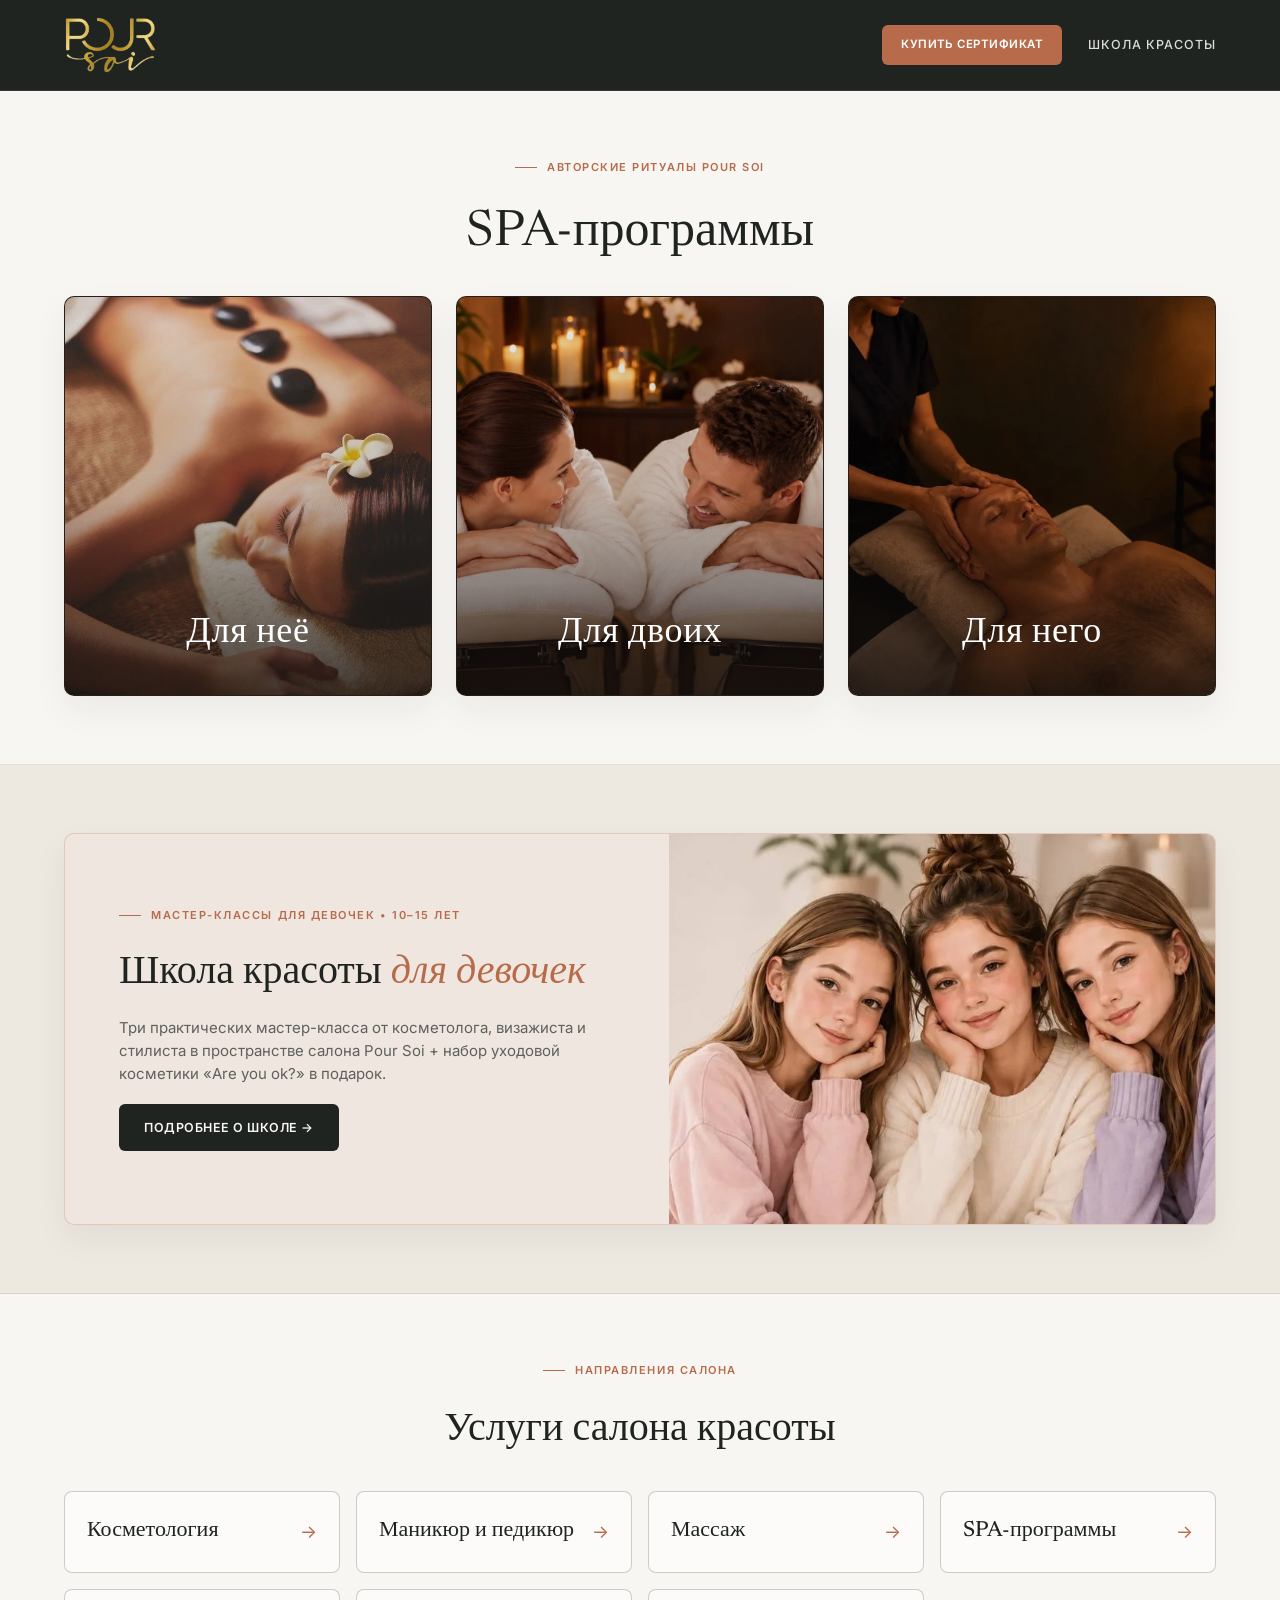
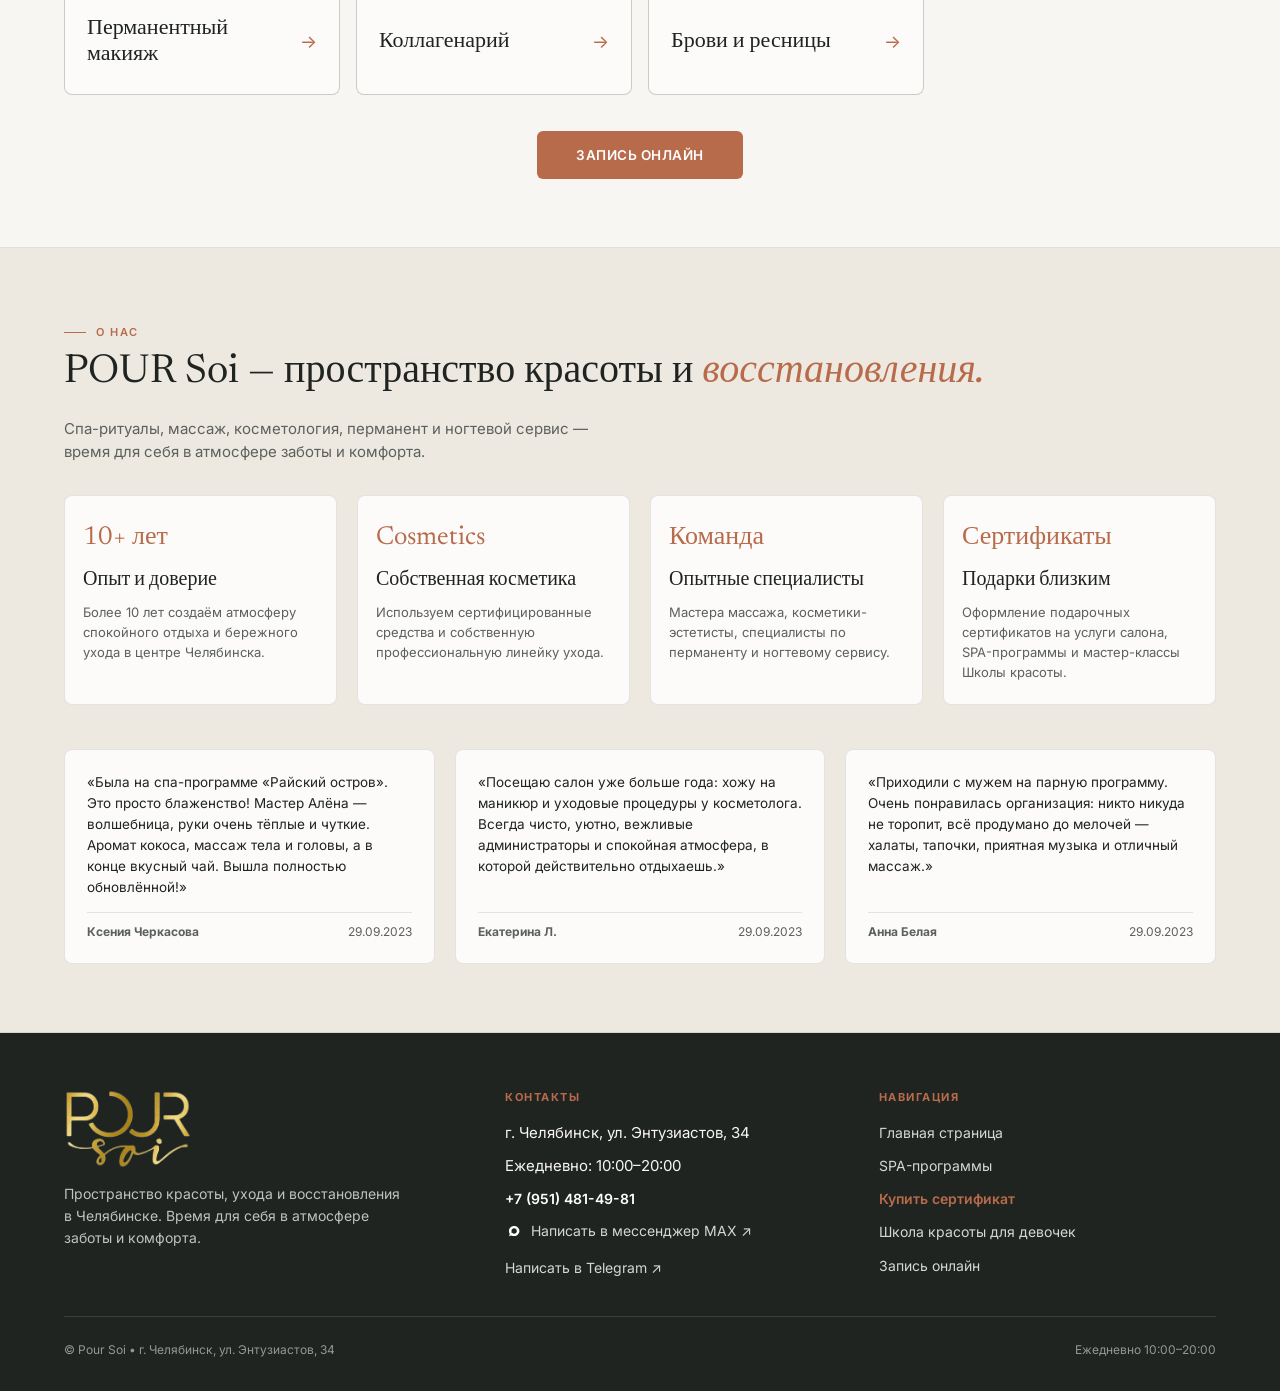
<file: index.html>
<!DOCTYPE html>
<html lang="ru">
<head>
  <meta charset="UTF-8">
  <meta name="viewport" content="width=device-width, initial-scale=1.0">
  <title>Pour Soi — пространство красоты и восстановления в Челябинске</title>
  <link rel="preconnect" href="https://fonts.googleapis.com">
  <link rel="preconnect" href="https://fonts.gstatic.com" crossorigin>
  <link href="https://fonts.googleapis.com/css2?family=Inter:wght@400;500;600&family=Newsreader:ital,opsz,wght@0,6..72,400;0,6..72,500;1,6..72,400&display=swap" rel="stylesheet">
  <link rel="stylesheet" href="styles.css">
  <link rel="icon" type="image/png" href="poursoi-logo.png">
</head>
<body>

  <!-- Векторная иконка российского мессенджера MAX -->
  <svg style="display:none;" aria-hidden="true">
    <defs>
      <linearGradient id="maxLogoGrad" x1="2" y1="22" x2="22" y2="2" gradientUnits="userSpaceOnUse">
        <stop offset="0%" stop-color="#299CFF"/>
        <stop offset="50%" stop-color="#4E65F5"/>
        <stop offset="100%" stop-color="#8A3FFC"/>
      </linearGradient>
      <symbol id="icon-max-messenger" viewBox="0 0 24 24">
        <rect width="24" height="24" rx="6" fill="url(#maxLogoGrad)"/>
        <path fill-rule="evenodd" clip-rule="evenodd" d="M12.2 5.2C8.33 5.2 5.2 8.24 5.2 12C5.2 13.43 5.66 14.76 6.44 15.85L5.55 18.25C5.42 18.6 5.76 18.94 6.11 18.81L8.62 17.88C9.68 18.47 10.9 18.8 12.2 18.8C16.07 18.8 19.2 15.76 19.2 12C19.2 8.24 16.07 5.2 12.2 5.2ZM12.2 8.4C14.19 8.4 15.8 10.01 15.8 12C15.8 13.99 14.19 15.6 12.2 15.6C11.16 15.6 10.22 15.16 9.56 14.45L8.45 14.88L8.88 13.78C8.7 13.22 8.6 12.62 8.6 12C8.6 10.01 10.21 8.4 12.2 8.4Z" fill="#FFFFFF"/>
      </symbol>
    </defs>
  </svg>

  <!-- Шапка с оригинальным логотипом POUR SOI -->
  <header class="site-header">
    <div class="container site-header__inner">
      <a href="index.html" class="brand">
        <img src="poursoi-logo.png" class="brand__logo" alt="POUR SOI" width="116" height="68" loading="eager" decoding="async" onerror="this.hidden=true;this.nextElementSibling.hidden=false"><span class="brand__fallback-text" hidden>POUR SOI</span>
      </a>
      <div class="header-actions">
        <a href="certificates.html" class="btn btn--terra" style="padding:10px 18px;font-size:11.5px;">Купить сертификат</a>
        <a href="school.html" class="header-link ">Школа красоты</a>
      </div>
    </div>
  </header>

  <!-- ========================================================================= -->
  <!-- МИНИМАЛИСТИЧНАЯ ГЛАВНАЯ СТРАНИЦА                                          -->
  <!-- ========================================================================= -->

  <!-- 2. БЛОК SPA-ПРОГРАММ (3 крупные чистые карточки: Для неё | Для двоих | Для него) -->
  <section class="section" id="spa-directions">
    <div class="container">
      <div class="sec-head sec-head--center">
        <span class="eyebrow">Авторские ритуалы Pour Soi</span>
        <h1 class="h1">SPA-программы</h1>
      </div>

      <div class="spa-entry-grid">
        <a href="spa.html?cat=for-her" class="spa-entry-card">
          <img src="./her2.jpg" alt="SPA-программы для неё">
          <span class="spa-entry-card__title">Для неё</span>
        </a>

        <a href="spa.html?cat=for-two" class="spa-entry-card">
          <img src="./us2.jpg" alt="SPA-программы для двоих">
          <span class="spa-entry-card__title">Для двоих</span>
        </a>

        <a href="spa.html?cat=for-him" class="spa-entry-card">
          <img src="./him5.jpg" alt="SPA-программы для него">
          <span class="spa-entry-card__title">Для него</span>
        </a>
      </div>
    </div>
  </section>

  <!-- 3. БЛОК «ШКОЛА КРАСОТЫ ДЛЯ ДЕВОЧЕК» (Кадрирование object-position: 50% 8% на лицах девочек) -->
  <section class="section section--limestone" id="school-block">
    <div class="container">
      <div class="school-feature-box">
        <div class="school-feature-box__body">
          <span class="eyebrow">Мастер-классы для девочек &bull; 10–15 лет</span>
          <h2 class="h2">Школа красоты <em>для девочек</em></h2>
          <p class="sub">
            Три практических мастер-класса от косметолога, визажиста и стилиста в пространстве салона Pour Soi + набор уходовой косметики «Are you ok?» в подарок.
          </p>
          <div>
            <a href="school.html" class="btn btn--primary">Подробнее о школе &rarr;</a>
          </div>
        </div>
        <div class="school-feature-box__media">
          <img src="school_poster.jpg" alt="Участницы Школы красоты для девочек в Pour Soi">
        </div>
      </div>
    </div>
  </section>

  <!-- 4 & 5. УСЛУГИ САЛОНА КРАСОТЫ + КНОПКА «ЗАПИСЬ ОНЛАЙН» -->
  <section class="section" id="services">
    <div class="container">
      <div class="sec-head sec-head--center">
        <span class="eyebrow">Направления салона</span>
        <h2 class="h2">Услуги салона красоты</h2>
      </div>

      <div class="services-minimal-grid">
        <a href="#services" class="service-pill-card" onclick="event.preventDefault(); openBooking('Направление: Косметология')">
          <span class="service-pill-card__name">Косметология</span>
          <span class="service-pill-card__arrow">&rarr;</span>
        </a>

        <a href="#services" class="service-pill-card" onclick="event.preventDefault(); openBooking('Направление: Маникюр и педикюр')">
          <span class="service-pill-card__name">Маникюр и педикюр</span>
          <span class="service-pill-card__arrow">&rarr;</span>
        </a>

        <a href="#services" class="service-pill-card" onclick="event.preventDefault(); openBooking('Направление: Массаж')">
          <span class="service-pill-card__name">Массаж</span>
          <span class="service-pill-card__arrow">&rarr;</span>
        </a>

        <a href="spa.html?cat=all" class="service-pill-card">
          <span class="service-pill-card__name">SPA-программы</span>
          <span class="service-pill-card__arrow">&rarr;</span>
        </a>

        <a href="#services" class="service-pill-card" onclick="event.preventDefault(); openBooking('Направление: Перманентный макияж')">
          <span class="service-pill-card__name">Перманентный макияж</span>
          <span class="service-pill-card__arrow">&rarr;</span>
        </a>

        <a href="#services" class="service-pill-card" onclick="event.preventDefault(); openBooking('Направление: Коллагенарий')">
          <span class="service-pill-card__name">Коллагенарий</span>
          <span class="service-pill-card__arrow">&rarr;</span>
        </a>

        <a href="#services" class="service-pill-card" onclick="event.preventDefault(); openBooking('Направление: Брови и ресницы')">
          <span class="service-pill-card__name">Брови и ресницы</span>
          <span class="service-pill-card__arrow">&rarr;</span>
        </a>
      </div>

      <div class="online-cta-bar">
        <button type="button" class="btn btn--terra" style="padding:15px 38px;font-size:13.5px;" onclick="openBooking('Запись онлайн в салон Pour Soi')">Запись онлайн</button>
      </div>
    </div>
  </section>

  <!-- 7. БЛОК «О НАС» В КОНЦЕ СТРАНИЦЫ -->
  <section class="section section--limestone" id="about">
    <div class="container">
      <div class="sec-head">
        <div>
          <span class="eyebrow">О нас</span>
          <h2 class="h2">POUR Soi — пространство красоты и <em>восстановления.</em></h2>
        </div>
        <p class="sub">Спа-ритуалы, массаж, косметология, перманент и ногтевой сервис — время для себя в атмосфере заботы и комфорта.</p>
      </div>

      <div class="why-grid" style="margin-bottom:44px;">
        <div class="why-card">
          <span class="why-card__num">10+ лет</span>
          <h3>Опыт и доверие</h3>
          <p>Более 10 лет создаём атмосферу спокойного отдыха и бережного ухода в центре Челябинска.</p>
        </div>
        <div class="why-card">
          <span class="why-card__num">Cosmetics</span>
          <h3>Собственная косметика</h3>
          <p>Используем сертифицированные средства и собственную профессиональную линейку ухода.</p>
        </div>
        <div class="why-card">
          <span class="why-card__num">Команда</span>
          <h3>Опытные специалисты</h3>
          <p>Мастера массажа, косметики-эстетисты, специалисты по перманенту и ногтевому сервису.</p>
        </div>
        <div class="why-card">
          <span class="why-card__num">Сертификаты</span>
          <h3>Подарки близким</h3>
          <p>Оформление подарочных сертификатов на услуги салона, SPA-программы и мастер-классы Школы красоты.</p>
        </div>
      </div>

      <div class="reviews-grid">
                <div class="review-card">
          <p class="review-card__text">«Была на спа-программе «Райский остров». Это просто блаженство! Мастер Алёна — волшебница, руки очень тёплые и чуткие. Аромат кокоса, массаж тела и головы, а в конце вкусный чай. Вышла полностью обновлённой!»</p>
          <div class="review-card__meta">
            <strong>Ксения Черкасова</strong>
            <span>29.09.2023</span>
          </div>
        </div>
                <div class="review-card">
          <p class="review-card__text">«Посещаю салон уже больше года: хожу на маникюр и уходовые процедуры у косметолога. Всегда чисто, уютно, вежливые администраторы и спокойная атмосфера, в которой действительно отдыхаешь.»</p>
          <div class="review-card__meta">
            <strong>Екатерина Л.</strong>
            <span>29.09.2023</span>
          </div>
        </div>
                <div class="review-card">
          <p class="review-card__text">«Приходили с мужем на парную программу. Очень понравилась организация: никто никуда не торопит, всё продумано до мелочей — халаты, тапочки, приятная музыка и отличный массаж.»</p>
          <div class="review-card__meta">
            <strong>Анна Белая</strong>
            <span>29.09.2023</span>
          </div>
        </div>
              </div>
    </div>
  </section>


  <!-- Подвал с оригинальным логотипом POUR SOI -->
  <footer class="site-footer" id="contacts">
    <div class="container">
      <div class="footer-grid">
        <div class="footer-col">
          <div class="brand" style="color:#fff;margin-bottom:14px;">
            <img src="poursoi-logo.png" class="brand__logo brand__logo--footer" alt="POUR SOI" width="145" height="85" loading="lazy" decoding="async" onerror="this.hidden=true;this.nextElementSibling.hidden=false"><span class="brand__fallback-text brand__fallback-text--footer" hidden>POUR SOI</span>
          </div>
          <p style="font-size:14px;color:rgba(248,246,242,0.75);max-width:340px;">
            Пространство красоты, ухода и восстановления в Челябинске. Время для себя в атмосфере заботы и комфорта.
          </p>
        </div>

        <div class="footer-col">
          <h4>Контакты</h4>
          <ul class="footer-links">
            <li>г. Челябинск, ул. Энтузиастов, 34</li>
            <li>Ежедневно: 10:00–20:00</li>
            <li><a href="tel:+79514814981" style="font-weight:600;color:#fff;">+7 (951) 481-49-81</a></li>
            <li>
              <a href="https://max.ru/poursoi" target="_blank" rel="noopener" class="footer-max-link">
                <svg class="max-icon"><use href="#icon-max-messenger"></use></svg>
                <span>Написать в мессенджер MAX &nearr;</span>
              </a>
            </li>
            <li><a href="https://t.me/poursoi" target="_blank" rel="noopener">Написать в Telegram &nearr;</a></li>
          </ul>
        </div>

        <div class="footer-col">
          <h4>Навигация</h4>
          <ul class="footer-links">
            <li><a href="index.html">Главная страница</a></li>
            <li><a href="spa.html?cat=for-her">SPA-программы</a></li>
            <li><a href="certificates.html" style="color:var(--accent-terra);font-weight:600;">Купить сертификат</a></li>
            <li><a href="school.html">Школа красоты для девочек</a></li>
                          <li><a href="#contacts" onclick="event.preventDefault(); openBooking('Запись онлайн в салон Pour Soi')">Запись онлайн</a></li>
                      </ul>
        </div>
      </div>

      <div style="display:flex;flex-wrap:wrap;justify-content:space-between;gap:12px;padding-top:24px;font-size:12px;color:rgba(248,246,242,0.55);">
        <span>&copy; Pour Soi &bull; г. Челябинск, ул. Энтузиастов, 34</span>
        <span>Ежедневно 10:00–20:00</span>
      </div>
    </div>
  </footer>

  <!-- МОДАЛЬНОЕ ОКНО 1: ПОДРОБНЕЕ О SPA-ПРОГРАММЕ -->
  <div class="modal-backdrop" id="modalDetail" onclick="if(event.target===this)closeModals()">
    <div class="modal">
      <button type="button" class="modal__close" onclick="closeModals()">&times;</button>
      <div id="detMeta" style="font-size:11px;font-weight:600;text-transform:uppercase;letter-spacing:0.12em;color:var(--accent-terra);margin-bottom:6px;"></div>
      <h3 id="detTitle" class="h2" style="font-size:30px;margin-bottom:10px;padding-right:34px;"></h3>
      <p id="detDesc" style="font-size:14px;color:var(--text-muted);margin-bottom:16px;"></p>
      <div style="font-size:11.5px;font-weight:600;text-transform:uppercase;letter-spacing:0.08em;color:var(--accent-terra);margin-bottom:8px;">Полный состав ритуала:</div>
      <ul id="detSteps" style="padding-left:18px;margin-bottom:16px;font-size:14px;display:grid;gap:6px;"></ul>
      <div id="detNote" style="display:none;font-size:13px;font-style:italic;color:var(--text-muted);margin-bottom:14px;"></div>
      <div style="background:var(--bg-limestone);padding:12px 14px;border-radius:6px;font-size:12.5px;margin-bottom:18px;">
        <strong>Для вашего комфорта:</strong> в салоне предоставляются халат, тапочки, одноразовое бельё, душ и завершающая церемония чаепития.
      </div>
      <div style="display:flex;align-items:center;justify-content:space-between;flex-wrap:wrap;gap:12px;padding-top:14px;border-top:1px solid var(--line);">
        <div>
          <span style="font-size:11px;color:var(--text-muted);display:block;">Стоимость программы</span>
          <strong id="detPrice" style="font-family:var(--serif);font-size:28px;"></strong>
        </div>
        <div style="display:flex;gap:8px;flex-wrap:wrap;">
          <button type="button" class="btn btn--outline" id="detGiftBtn">Купить сертификат</button>
          <button type="button" class="btn btn--primary" id="detBookBtn">Запись онлайн</button>
        </div>
      </div>
    </div>
  </div>

  <!-- МОДАЛЬНОЕ ОКНО 2: ЗАКАЗ ПОДАРОЧНОГО СЕРТИФИКАТА -->
  <div class="modal-backdrop" id="modalCertificate" onclick="if(event.target===this)closeModals()">
    <div class="modal">
      <button type="button" class="modal__close" onclick="closeModals()">&times;</button>
      <span class="eyebrow">Подарочный сертификат Pour Soi</span>
      <h3 class="h2" style="font-size:28px;margin-bottom:6px;padding-right:34px;">Заказ подарочного сертификата</h3>
      <p style="font-size:13px;color:var(--text-muted);margin-bottom:16px;">
        Заполните форму один раз — сайт автоматически сформирует и скопирует готовую заявку для отправки администратору в MAX или Telegram. Оформление — в течение суток, срок действия — 3 месяца.
      </p>

      <div style="display:grid;gap:12px;">
        <div>
          <label style="font-size:12px;font-weight:600;display:block;margin-bottom:4px;">Выбранная программа или номинал сертификата</label>
          <input type="text" id="certOrderItem" class="search-input">
        </div>
        <div class="form-grid-2">
          <div>
            <label style="font-size:12px;font-weight:600;display:block;margin-bottom:4px;">Ваше имя (покупатель) *</label>
            <input type="text" id="certBuyerName" class="search-input" placeholder="Как к вам обращаться">
          </div>
          <div>
            <label style="font-size:12px;font-weight:600;display:block;margin-bottom:4px;">Телефон для связи *</label>
            <input type="tel" id="certBuyerPhone" class="search-input" placeholder="+7 (___) ___-__-__">
          </div>
        </div>
        <div class="form-grid-2">
          <div>
            <label style="font-size:12px;font-weight:600;display:block;margin-bottom:4px;">Имя получателя (необязательно)</label>
            <input type="text" id="certRecipientName" class="search-input" placeholder="Для кого подарок">
          </div>
          <div>
            <label style="font-size:12px;font-weight:600;display:block;margin-bottom:4px;">Комментарий</label>
            <input type="text" id="certComment" class="search-input" placeholder="Электронный или печатный">
          </div>
        </div>
        <div>
          <label style="font-size:12px;font-weight:600;display:block;margin-bottom:4px;">Поздравление или пожелания (необязательно)</label>
          <input type="text" id="certGreeting" class="search-input" placeholder="Тёплые слова для получателя">
        </div>

        <div style="display:flex;flex-wrap:wrap;gap:8px;margin-top:4px;">
          <button type="button" class="btn btn--terra" style="flex:1;" onclick="submitCertificateOrder('max')">
            <svg class="max-icon"><use href="#icon-max-messenger"></use></svg>
            <span>Отправить заявку в MAX</span>
          </button>
          <button type="button" class="btn btn--primary" style="flex:1;" onclick="submitCertificateOrder('telegram')">
            <span>Отправить заявку в Telegram &nearr;</span>
          </button>
        </div>

        <div class="prepared-notice" id="certPreparedNotice">
          <strong>✅ Заявка подготовлена и скопирована!</strong><br>
          В открывшемся чате вставьте сообщение (<strong>Ctrl+V</strong> или «Вставить») и отправьте его:
          <div class="prepared-preview" id="certPreparedText"></div>
          <div style="display:flex;flex-wrap:wrap;gap:8px;margin-top:8px;">
            <button type="button" class="btn btn--outline" style="padding:7px 12px;font-size:11px;background:#fff;" onclick="copyTextWithFallback(document.getElementById('certPreparedText').textContent, this)">Скопировать текст ещё раз</button>
            <a href="https://max.ru/poursoi" target="_blank" rel="noopener" class="btn btn--terra" style="padding:7px 12px;font-size:11px;">Открыть MAX &nearr;</a>
            <a id="certTgDirectLink" href="https://t.me/poursoi" target="_blank" rel="noopener" class="btn btn--primary" style="padding:7px 12px;font-size:11px;">Открыть Telegram &nearr;</a>
          </div>
        </div>

        <div class="max-phone-helper">
          <span>Профиль <strong>«Пурсуа»</strong> в MAX по номеру: <strong>+7 (951) 481-49-81</strong></span>
          <button type="button" class="btn btn--outline" style="padding:5px 10px;font-size:11px;" onclick="copyTextWithFallback('+79514814981', this)">Скопировать номер</button>
        </div>
      </div>
    </div>
  </div>

  <!-- МОДАЛЬНОЕ ОКНО 3: ВНУТРЕННЕЕ ОКНО «ЗАПИСЬ ОНЛАЙН» (ТОЛЬКО MAX И TELEGRAM) -->
  <div class="modal-backdrop" id="modalBooking" onclick="if(event.target===this)closeModals()">
    <div class="modal">
      <button type="button" class="modal__close" onclick="closeModals()">&times;</button>
      <span class="eyebrow">Запись в салон Pour Soi</span>
      <h3 class="h2" style="font-size:28px;margin-bottom:6px;padding-right:34px;">Запись онлайн</h3>
      <p style="font-size:13px;color:var(--text-muted);margin-bottom:14px;">
        Выберите желаемую дату в календаре и удобное время (пожелание к визиту — администратор сверит график мастеров и подтвердит запись).
      </p>

      <div style="display:grid;gap:12px;">
        <div>
          <label style="font-size:12px;font-weight:600;display:block;margin-bottom:4px;">Выбранное направление или программа</label>
          <input type="text" id="bookService" class="search-input">
        </div>

        <div class="form-grid-2">
          <div>
            <label style="font-size:12px;font-weight:600;display:block;margin-bottom:4px;">Желаемая дата визита (пожелание)</label>
            <input type="date" id="bookDateInput" class="search-input" min="2026-11-05" value="2026-11-05">
          </div>
          <div>
            <label style="font-size:12px;font-weight:600;display:block;margin-bottom:4px;">Желаемое время (10:00–20:00)</label>
            <select id="bookTimeSelect" class="search-input">
              <option value="Любое удобное время">Любое удобное время</option>
              <option value="10:00">10:00</option>
              <option value="10:30">10:30</option>
              <option value="11:00">11:00</option>
              <option value="11:30">11:30</option>
              <option value="12:00" selected>12:00</option>
              <option value="12:30">12:30</option>
              <option value="13:00">13:00</option>
              <option value="13:30">13:30</option>
              <option value="14:00">14:00</option>
              <option value="14:30">14:30</option>
              <option value="15:00">15:00</option>
              <option value="15:30">15:30</option>
              <option value="16:00">16:00</option>
              <option value="16:30">16:30</option>
              <option value="17:00">17:00</option>
              <option value="17:30">17:30</option>
              <option value="18:00">18:00</option>
              <option value="18:30">18:30</option>
              <option value="19:00">19:00</option>
            </select>
          </div>
        </div>

        <div class="form-grid-2">
          <div>
            <label style="font-size:12px;font-weight:600;display:block;margin-bottom:4px;">Ваше имя *</label>
            <input type="text" id="bookName" class="search-input" placeholder="Как к вам обращаться">
          </div>
          <div>
            <label style="font-size:12px;font-weight:600;display:block;margin-bottom:4px;">Телефон для связи *</label>
            <input type="tel" id="bookPhone" class="search-input" placeholder="+7 (___) ___-__-__">
          </div>
        </div>

        <div>
          <label style="font-size:12px;font-weight:600;display:block;margin-bottom:4px;">Комментарий (необязательно)</label>
          <input type="text" id="bookComment" class="search-input" placeholder="Пожелания по процедуре">
        </div>

        <div style="display:flex;flex-wrap:wrap;gap:8px;margin-top:4px;">
          <button type="button" class="btn btn--terra" style="flex:1;" onclick="submitProcedureBooking('max')">
            <svg class="max-icon"><use href="#icon-max-messenger"></use></svg>
            <span>Отправить заявку в MAX</span>
          </button>
          <button type="button" class="btn btn--primary" style="flex:1;" onclick="submitProcedureBooking('telegram')">
            <span>Отправить в Telegram &nearr;</span>
          </button>
        </div>

        <div class="prepared-notice" id="bookPreparedNotice">
          <strong>✅ Заявка подготовлена и скопирована!</strong><br>
          В открывшемся чате вставьте сообщение (<strong>Ctrl+V</strong> или «Вставить») и отправьте его:
          <div class="prepared-preview" id="bookPreparedText"></div>
          <div style="display:flex;flex-wrap:wrap;gap:8px;margin-top:8px;">
            <button type="button" class="btn btn--outline" style="padding:7px 12px;font-size:11px;background:#fff;" onclick="copyTextWithFallback(document.getElementById('bookPreparedText').textContent, this)">Скопировать текст ещё раз</button>
            <a href="https://max.ru/poursoi" target="_blank" rel="noopener" class="btn btn--terra" style="padding:7px 12px;font-size:11px;">Открыть MAX &nearr;</a>
            <a id="bookTgDirectLink" href="https://t.me/poursoi" target="_blank" rel="noopener" class="btn btn--primary" style="padding:7px 12px;font-size:11px;">Открыть Telegram &nearr;</a>
          </div>
        </div>

        <div class="max-phone-helper">
          <span>Профиль <strong>«Пурсуа»</strong> в MAX по номеру: <strong>+7 (951) 481-49-81</strong></span>
          <button type="button" class="btn btn--outline" style="padding:5px 10px;font-size:11px;" onclick="copyTextWithFallback('+79514814981', this)">Скопировать номер</button>
        </div>
      </div>
    </div>
  </div>

  <script src="app.js"></script>
</body>
</html>
</file>
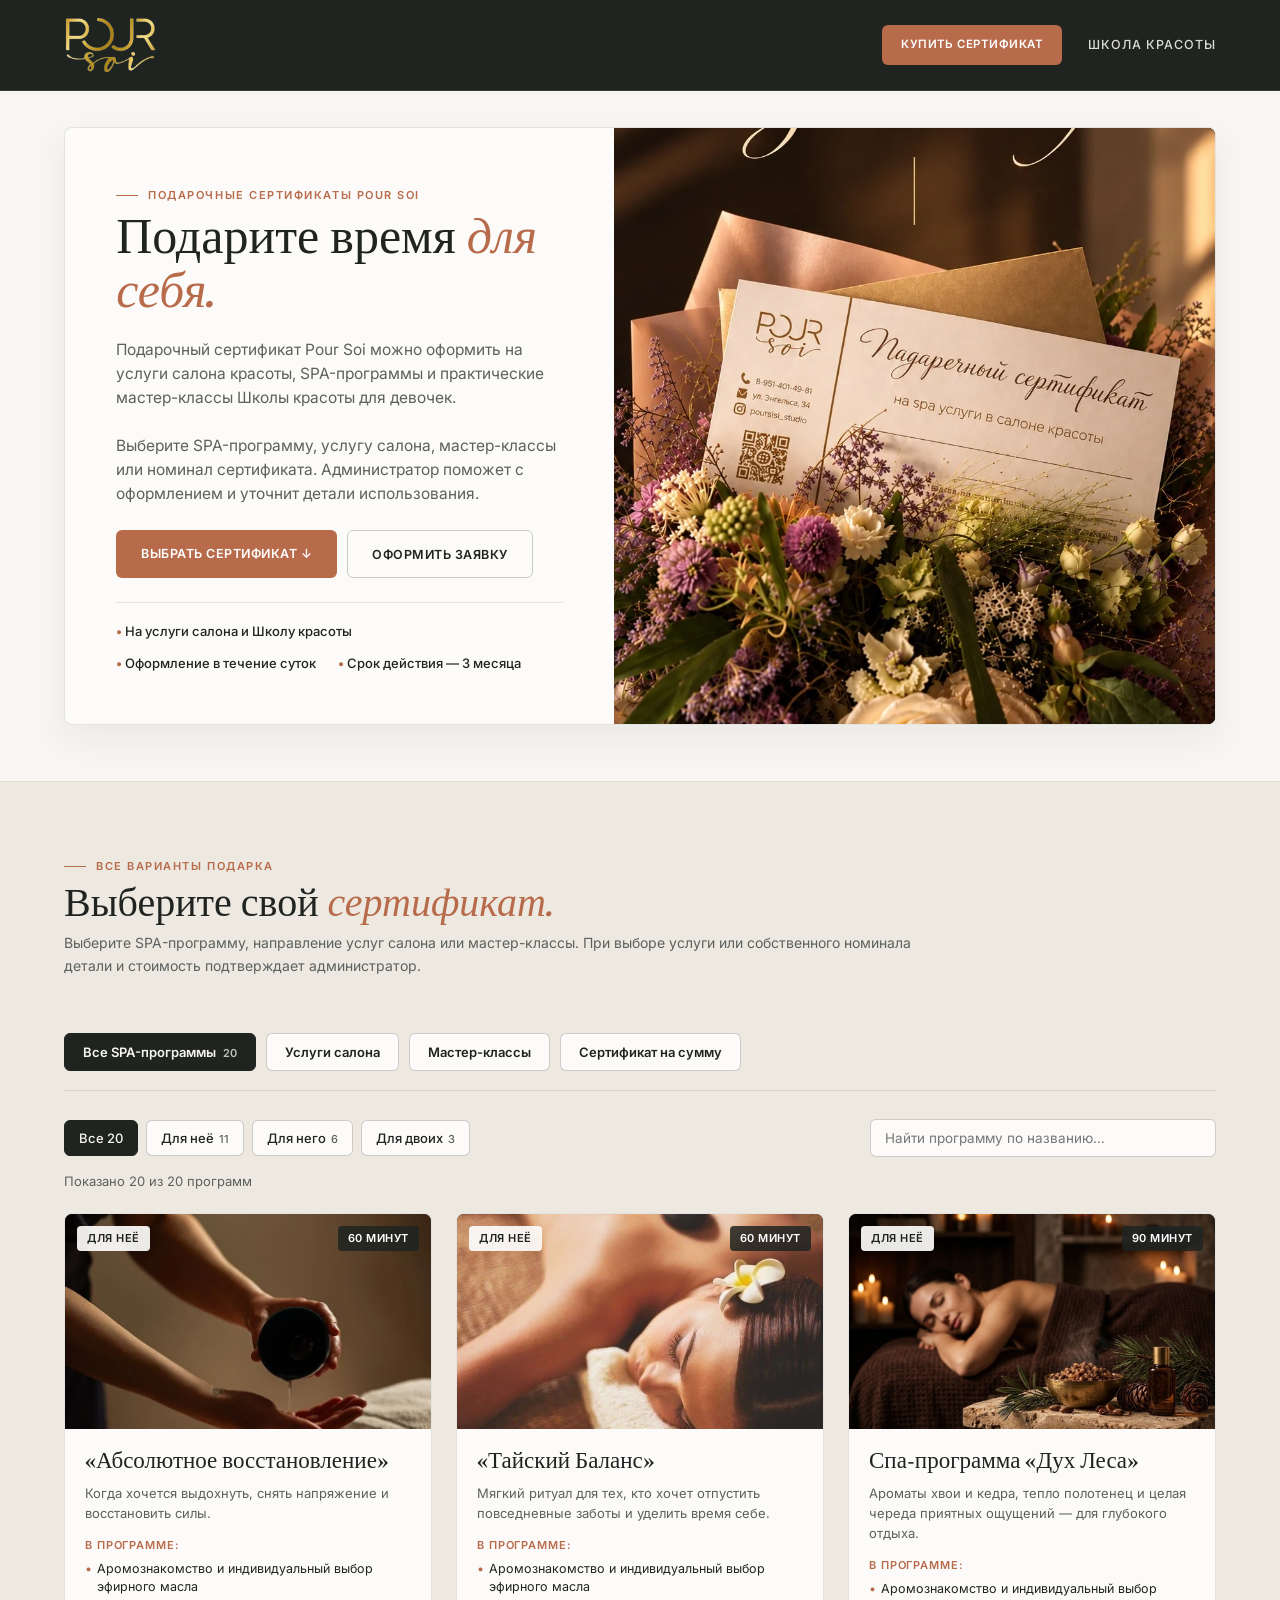
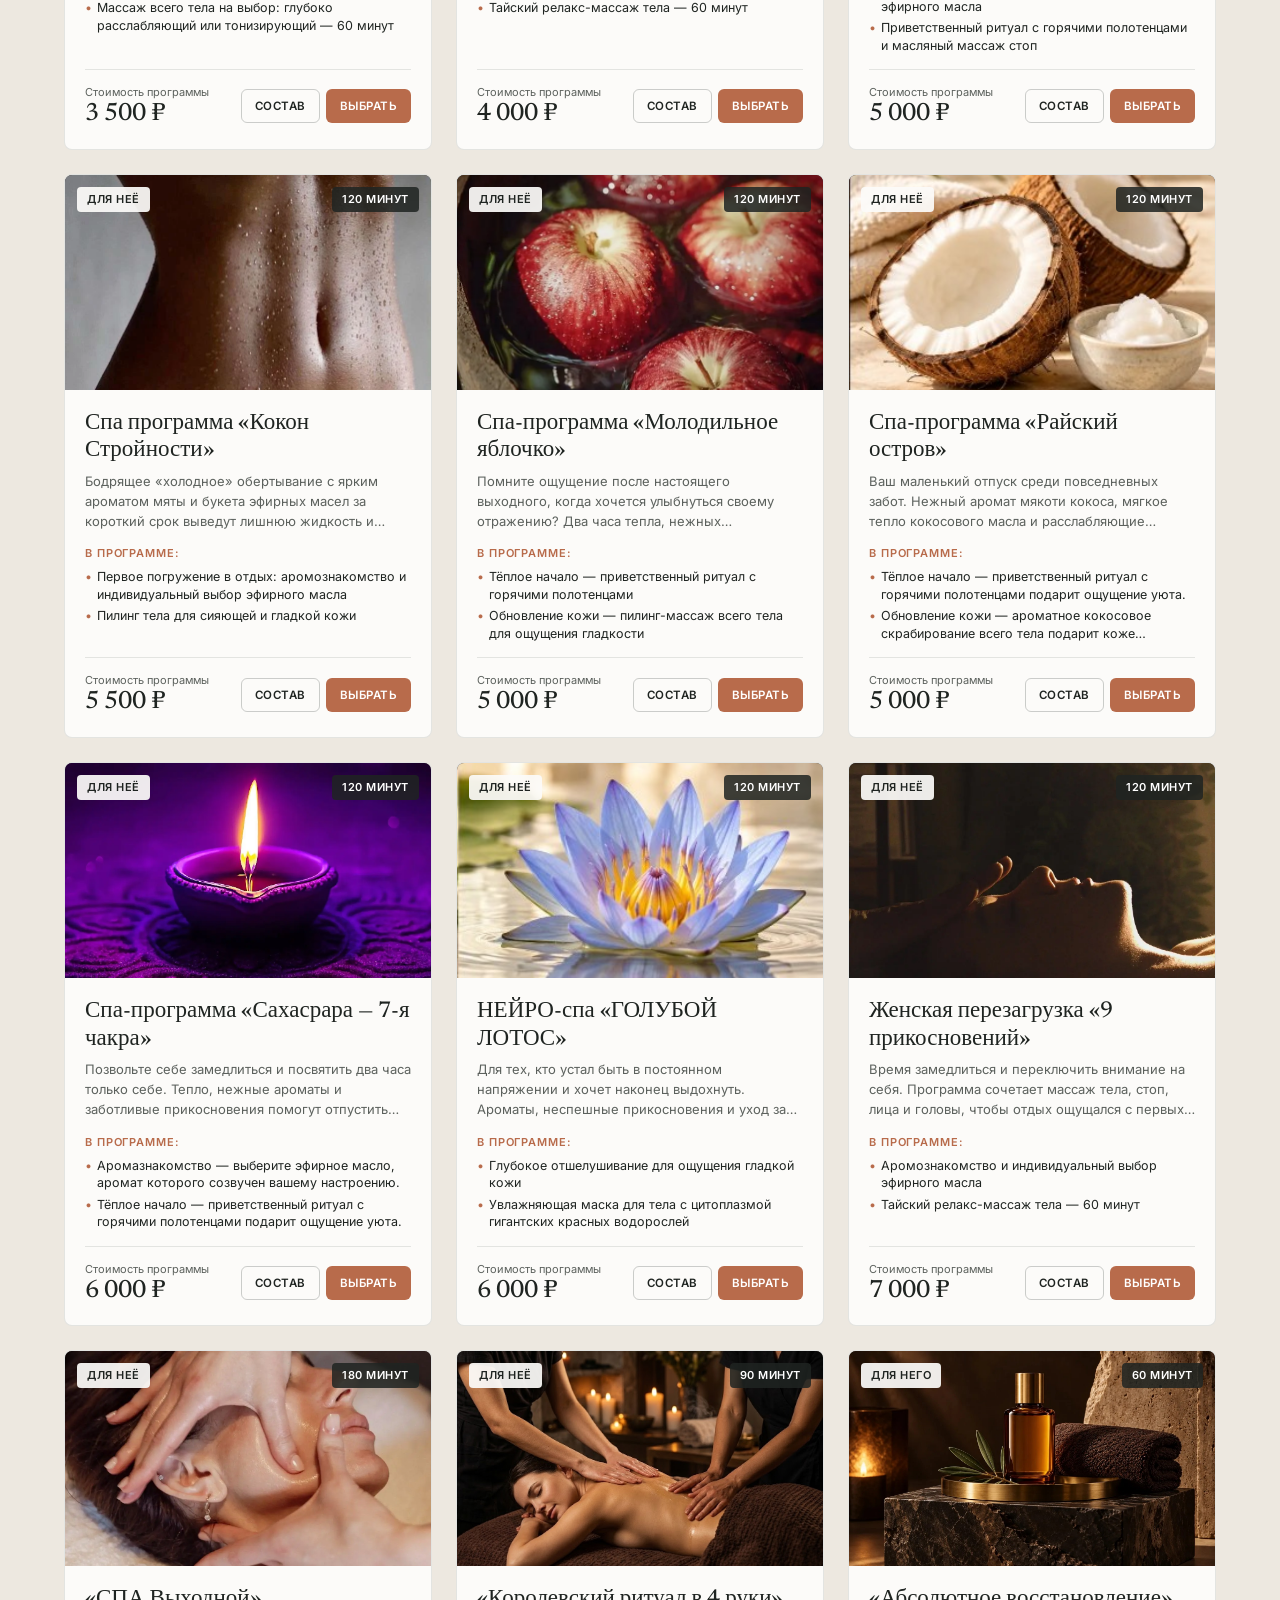
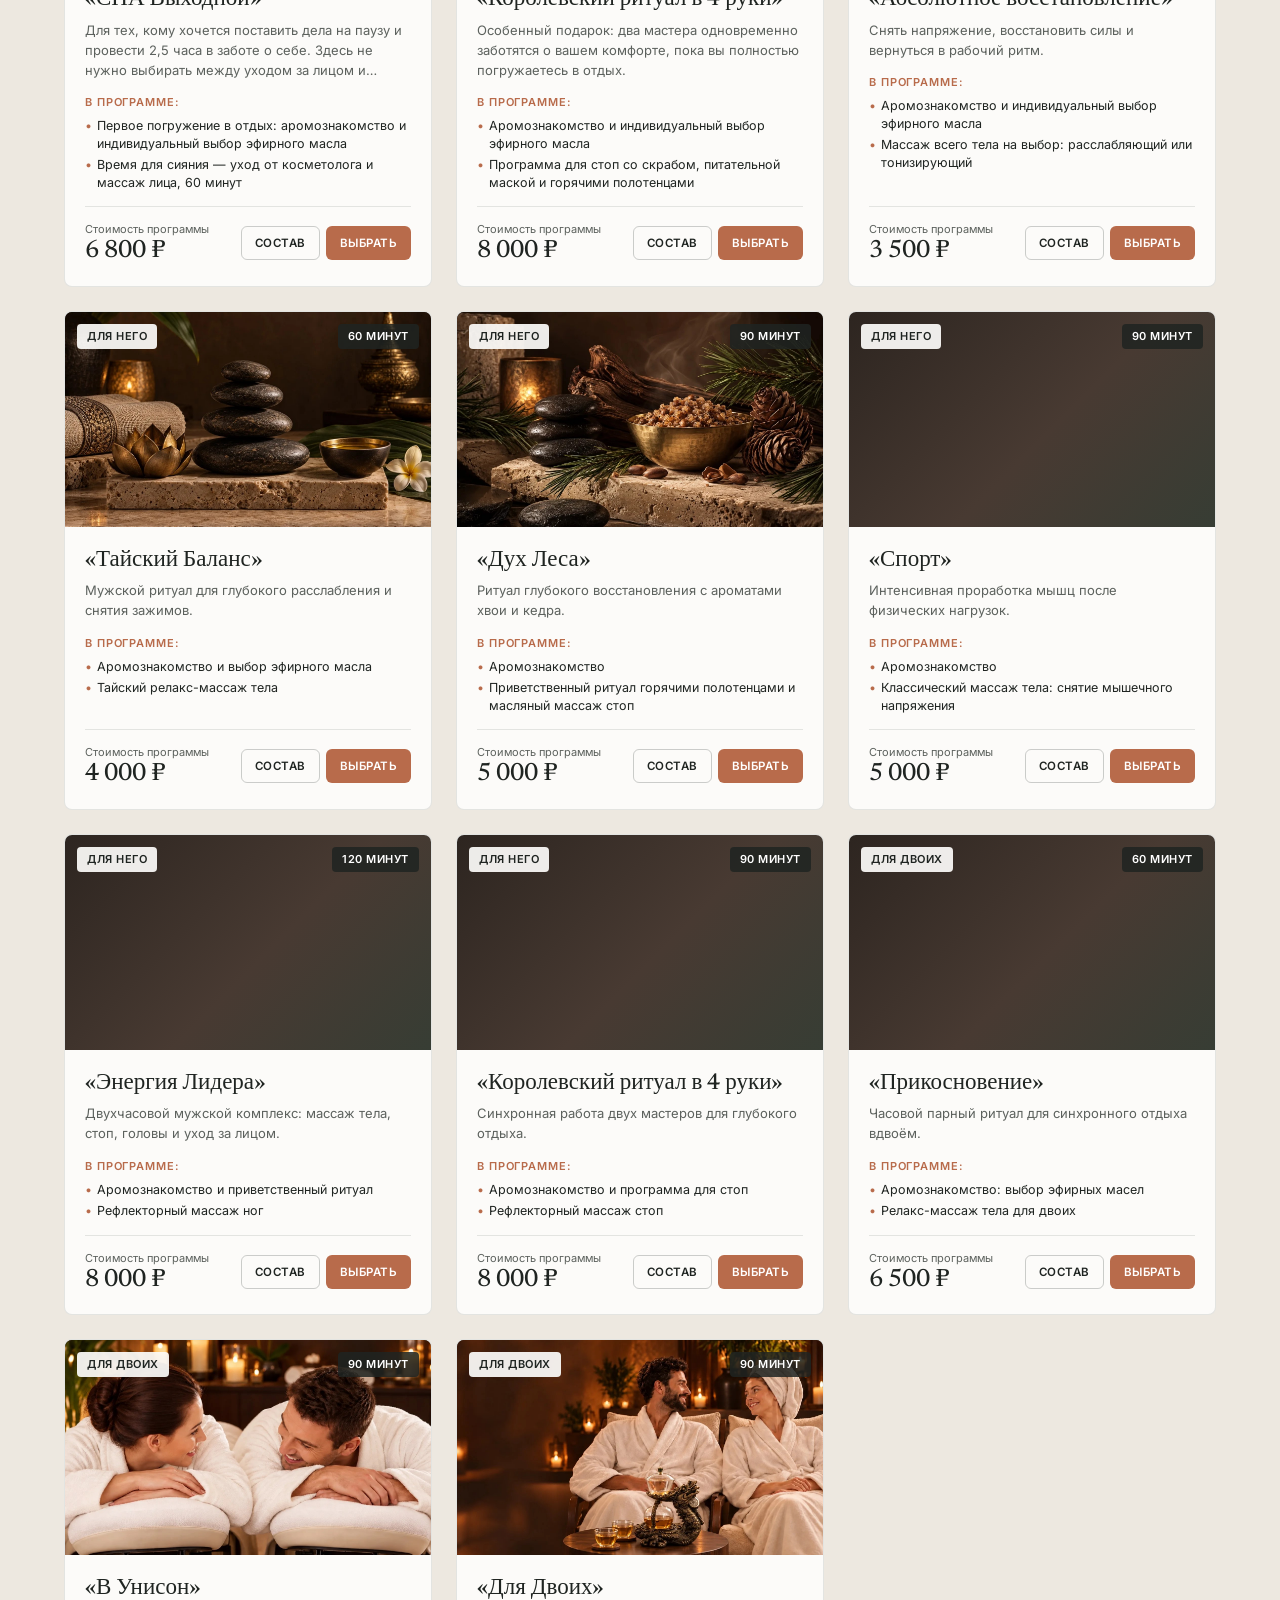
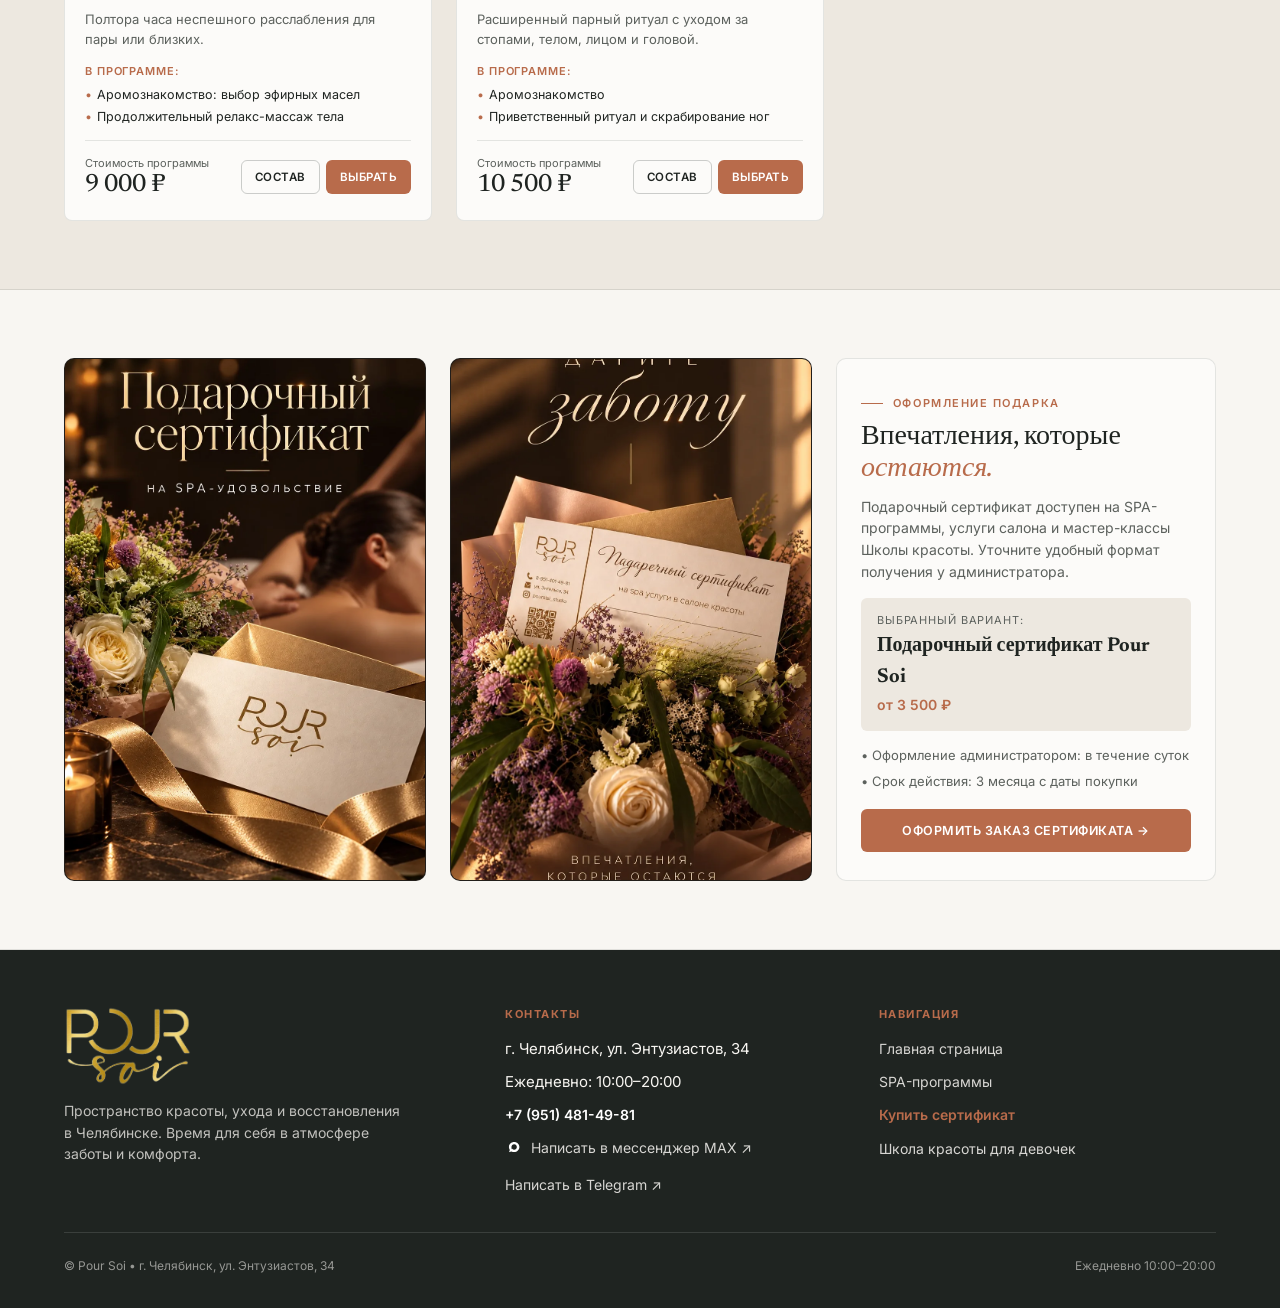
<file: certificates.html>
<!DOCTYPE html>
<html lang="ru">
<head>
  <meta charset="UTF-8">
  <meta name="viewport" content="width=device-width, initial-scale=1.0">
  <title>Подарочные сертификаты Pour Soi — Подарите время для себя</title>
  <link rel="preconnect" href="https://fonts.googleapis.com">
  <link rel="preconnect" href="https://fonts.gstatic.com" crossorigin>
  <link href="https://fonts.googleapis.com/css2?family=Inter:wght@400;500;600&family=Newsreader:ital,opsz,wght@0,6..72,400;0,6..72,500;1,6..72,400&display=swap" rel="stylesheet">
  <link rel="stylesheet" href="styles.css">
  <link rel="icon" type="image/png" href="poursoi-logo.png">
</head>
<body>

  <!-- Векторная иконка российского мессенджера MAX -->
  <svg style="display:none;" aria-hidden="true">
    <defs>
      <linearGradient id="maxLogoGrad" x1="2" y1="22" x2="22" y2="2" gradientUnits="userSpaceOnUse">
        <stop offset="0%" stop-color="#299CFF"/>
        <stop offset="50%" stop-color="#4E65F5"/>
        <stop offset="100%" stop-color="#8A3FFC"/>
      </linearGradient>
      <symbol id="icon-max-messenger" viewBox="0 0 24 24">
        <rect width="24" height="24" rx="6" fill="url(#maxLogoGrad)"/>
        <path fill-rule="evenodd" clip-rule="evenodd" d="M12.2 5.2C8.33 5.2 5.2 8.24 5.2 12C5.2 13.43 5.66 14.76 6.44 15.85L5.55 18.25C5.42 18.6 5.76 18.94 6.11 18.81L8.62 17.88C9.68 18.47 10.9 18.8 12.2 18.8C16.07 18.8 19.2 15.76 19.2 12C19.2 8.24 16.07 5.2 12.2 5.2ZM12.2 8.4C14.19 8.4 15.8 10.01 15.8 12C15.8 13.99 14.19 15.6 12.2 15.6C11.16 15.6 10.22 15.16 9.56 14.45L8.45 14.88L8.88 13.78C8.7 13.22 8.6 12.62 8.6 12C8.6 10.01 10.21 8.4 12.2 8.4Z" fill="#FFFFFF"/>
      </symbol>
    </defs>
  </svg>

  <!-- Шапка с оригинальным логотипом POUR SOI -->
  <header class="site-header">
    <div class="container site-header__inner">
      <a href="index.html" class="brand">
        <img src="poursoi-logo.png" class="brand__logo" alt="POUR SOI" width="116" height="68" loading="eager" decoding="async" onerror="this.hidden=true;this.nextElementSibling.hidden=false"><span class="brand__fallback-text" hidden>POUR SOI</span>
      </a>
      <div class="header-actions">
        <a href="certificates.html" class="btn btn--terra" style="padding:10px 18px;font-size:11.5px;">Купить сертификат</a>
        <a href="school.html" class="header-link ">Школа красоты</a>
      </div>
    </div>
  </header>

  <!-- ========================================================================= -->
  <!-- СТРАНИЦА ПОДАРОЧНЫХ СЕРТИФИКАТОВ                                          -->
  <!-- ========================================================================= -->

  <section class="hero">
    <div class="container">
      <div class="hero__box">
        <div class="hero__content">
          <div>
            <span class="eyebrow">Подарочные сертификаты Pour Soi</span>
            <h1 class="h1">Подарите время <em>для себя.</em></h1>
            <p class="hero__lead">
              Подарочный сертификат Pour Soi можно оформить на услуги салона красоты, SPA-программы и практические мастер-классы Школы красоты для девочек.<br><br>
              Выберите SPA-программу, услугу салона, мастер-классы или номинал сертификата. Администратор поможет с оформлением и уточнит детали использования.
            </p>
            <div class="hero__actions">
              <a href="#cert-choose" class="btn btn--terra">Выбрать сертификат &darr;</a>
              <button type="button" class="btn btn--outline" onclick="openCertificateModal('Подарочный сертификат Pour Soi')">Оформить заявку</button>
            </div>
          </div>
          <ul class="hero__adv-list">
            <li>На услуги салона и Школу красоты</li>
            <li>Оформление в течение суток</li>
            <li>Срок действия — 3 месяца</li>
          </ul>
        </div>
        <div class="hero__gallery-col">
          <div class="hero__visual">
            <img src="serteficate2.jpg" onerror="this.closest('.hero__gallery-col').classList.add('is-image-unavailable');this.closest('.hero__box').classList.add('hero__box--no-media')" alt="Подарочный сертификат Pour Soi" class="hero__slide-layer" style="object-position: 50% 45%;">
          </div>
        </div>
      </div>
    </div>
  </section>

  <section class="section section--limestone" id="cert-choose">
    <div class="container">
      <div class="sec-head">
        <div>
          <span class="eyebrow">Все варианты подарка</span>
          <h2 class="h2">Выберите свой <em>сертификат.</em></h2>
          <p class="cert-usage-intro">Выберите SPA-программу, направление услуг салона или мастер-классы. При выборе услуги или собственного номинала детали и стоимость подтверждает администратор.</p>
        </div>
      </div>
      <div class="tabs-row cert-mode-tabs" id="certModeTabs" role="group" aria-label="Тип сертификата">
        <button type="button" class="tab-btn active" data-cmode="programs" onclick="switchCertMode('programs')">Все SPA-программы <span class="cert-tab-count">20</span></button>
        <button type="button" class="tab-btn" data-cmode="services" onclick="switchCertMode('services')">Услуги салона</button>
        <button type="button" class="tab-btn" data-cmode="school" onclick="switchCertMode('school')">Мастер-классы</button>
        <button type="button" class="tab-btn" data-cmode="nominal" onclick="switchCertMode('nominal')">Сертификат на сумму</button>
      </div>

      <div id="certPanePrograms" class="cert-pane">
        <div class="cert-filter-row">
          <div class="tabs-row cert-spa-filters" id="certSpaTabs" role="group" aria-label="Категория SPA-программ">
            <button type="button" class="tab-btn active" data-gift-cat="all" onclick="selectGiftSpaCategory('all')">Все 20</button>
            <button type="button" class="tab-btn" data-gift-cat="for-her" onclick="selectGiftSpaCategory('for-her')">Для неё <small>11</small></button>
            <button type="button" class="tab-btn" data-gift-cat="for-him" onclick="selectGiftSpaCategory('for-him')">Для него <small>6</small></button>
            <button type="button" class="tab-btn" data-gift-cat="for-two" onclick="selectGiftSpaCategory('for-two')">Для двоих <small>3</small></button>
          </div>
          <label class="cert-search-wrapper"><span class="visually-hidden">Найти SPA-программу</span><input id="certSpaSearch" type="search" class="search-input" placeholder="Найти программу по названию…" oninput="filterGiftSpaCards()" autocomplete="off"></label>
        </div>
        <p class="cert-results-count" id="certResultsCount" aria-live="polite">Показано 20 из 20 программ</p>
        <div class="spa-grid" id="certSpaGrid">
          <article class="spa-card cert-spa-card" data-id="her-1" data-cat="for-her" data-search="«абсолютное восстановление» для неё когда хочется выдохнуть, снять напряжение и восстановить силы.">
            <div class="spa-card__media">
              <img class="spa-card__image" src="her1.jpg" alt="«Абсолютное восстановление» — Для неё" loading="lazy" decoding="async">
              <div class="spa-card__badges">
                <span class="badge badge--light">Для неё</span><span class="badge badge--dark">60 минут</span>
              </div>
            </div>
            <div class="spa-card__body">
              <h3 class="spa-card__title">«Абсолютное восстановление»</h3>
              <p class="spa-card__desc">Когда хочется выдохнуть, снять напряжение и восстановить силы.</p>
              <div class="spa-card__steps-title">В программе:</div>
              <ul class="spa-card__steps">                    <li>Аромознакомство и индивидуальный выбор эфирного масла</li>
                    <li>Массаж всего тела на выбор: глубоко расслабляющий или тонизирующий — 60 минут</li>
              </ul>
              <div class="spa-card__foot">
                <div><span class="spa-card__price-lbl">Стоимость программы</span><span class="spa-card__price-val">3 500 ₽</span></div>
                <div class="spa-card__btns">
                  <button type="button" class="btn btn--outline" onclick="openDetail('her-1')">Состав</button>
                  <button type="button" class="btn btn--terra" onclick="selectCertGift(&quot;Сертификат на SPA-программу «Абсолютное восстановление» (Для неё)&quot;, &quot;3 500 ₽&quot;)">Выбрать</button>
                </div>
              </div>
            </div>
          </article>
          <article class="spa-card cert-spa-card" data-id="her-2" data-cat="for-her" data-search="«тайский баланс» для неё мягкий ритуал для тех, кто хочет отпустить повседневные заботы и уделить время себе.">
            <div class="spa-card__media">
              <img class="spa-card__image" src="her2.jpg" alt="«Тайский Баланс» — Для неё" loading="lazy" decoding="async">
              <div class="spa-card__badges">
                <span class="badge badge--light">Для неё</span><span class="badge badge--dark">60 минут</span>
              </div>
            </div>
            <div class="spa-card__body">
              <h3 class="spa-card__title">«Тайский Баланс»</h3>
              <p class="spa-card__desc">Мягкий ритуал для тех, кто хочет отпустить повседневные заботы и уделить время себе.</p>
              <div class="spa-card__steps-title">В программе:</div>
              <ul class="spa-card__steps">                    <li>Аромознакомство и индивидуальный выбор эфирного масла</li>
                    <li>Тайский релакс-массаж тела — 60 минут</li>
              </ul>
              <div class="spa-card__foot">
                <div><span class="spa-card__price-lbl">Стоимость программы</span><span class="spa-card__price-val">4 000 ₽</span></div>
                <div class="spa-card__btns">
                  <button type="button" class="btn btn--outline" onclick="openDetail('her-2')">Состав</button>
                  <button type="button" class="btn btn--terra" onclick="selectCertGift(&quot;Сертификат на SPA-программу «Тайский Баланс» (Для неё)&quot;, &quot;4 000 ₽&quot;)">Выбрать</button>
                </div>
              </div>
            </div>
          </article>
          <article class="spa-card cert-spa-card" data-id="her-3" data-cat="for-her" data-search="спа-программа «дух леса» для неё ароматы хвои и кедра, тепло полотенец и целая череда приятных ощущений — для глубокого отдыха.">
            <div class="spa-card__media">
              <img class="spa-card__image" src="her3.jpg" alt="Спа-программа «Дух Леса» — Для неё" loading="lazy" decoding="async">
              <div class="spa-card__badges">
                <span class="badge badge--light">Для неё</span><span class="badge badge--dark">90 минут</span>
              </div>
            </div>
            <div class="spa-card__body">
              <h3 class="spa-card__title">Спа-программа «Дух Леса»</h3>
              <p class="spa-card__desc">Ароматы хвои и кедра, тепло полотенец и целая череда приятных ощущений — для глубокого отдыха.</p>
              <div class="spa-card__steps-title">В программе:</div>
              <ul class="spa-card__steps">                    <li>Аромознакомство и индивидуальный выбор эфирного масла</li>
                    <li>Приветственный ритуал с горячими полотенцами и масляный массаж стоп</li>
              </ul>
              <div class="spa-card__foot">
                <div><span class="spa-card__price-lbl">Стоимость программы</span><span class="spa-card__price-val">5 000 ₽</span></div>
                <div class="spa-card__btns">
                  <button type="button" class="btn btn--outline" onclick="openDetail('her-3')">Состав</button>
                  <button type="button" class="btn btn--terra" onclick="selectCertGift(&quot;Сертификат на SPA-программу Спа-программа «Дух Леса» (Для неё)&quot;, &quot;5 000 ₽&quot;)">Выбрать</button>
                </div>
              </div>
            </div>
          </article>
          <article class="spa-card cert-spa-card" data-id="her-4" data-cat="for-her" data-search="спа программа «кокон стройности» для неё бодрящее «холодное» обертывание с ярким ароматом мяты и букета эфирных масел за короткий срок выведут лишнюю жидкость и токсины, подтянут рельеф кожи.">
            <div class="spa-card__media">
              <img class="spa-card__image" src="her4.jpg" alt="Спа программа «Кокон Стройности» — Для неё" loading="lazy" decoding="async">
              <div class="spa-card__badges">
                <span class="badge badge--light">Для неё</span><span class="badge badge--dark">120 минут</span>
              </div>
            </div>
            <div class="spa-card__body">
              <h3 class="spa-card__title">Спа программа «Кокон Стройности»</h3>
              <p class="spa-card__desc">Бодрящее «холодное» обертывание с ярким ароматом мяты и букета эфирных масел за короткий срок выведут лишнюю жидкость и токсины, подтянут рельеф кожи.</p>
              <div class="spa-card__steps-title">В программе:</div>
              <ul class="spa-card__steps">                    <li>Первое погружение в отдых: аромознакомство и индивидуальный выбор эфирного масла</li>
                    <li>Пилинг тела для сияющей и гладкой кожи</li>
              </ul>
              <div class="spa-card__foot">
                <div><span class="spa-card__price-lbl">Стоимость программы</span><span class="spa-card__price-val">5 500 ₽</span></div>
                <div class="spa-card__btns">
                  <button type="button" class="btn btn--outline" onclick="openDetail('her-4')">Состав</button>
                  <button type="button" class="btn btn--terra" onclick="selectCertGift(&quot;Сертификат на SPA-программу Спа программа «Кокон Стройности» (Для неё)&quot;, &quot;5 500 ₽&quot;)">Выбрать</button>
                </div>
              </div>
            </div>
          </article>
          <article class="spa-card cert-spa-card" data-id="her-5" data-cat="for-her" data-search="спа-программа «молодильное яблочко» для неё помните ощущение после настоящего выходного, когда хочется улыбнуться своему отражению? два часа тепла, нежных прикосновений и ухода за кожей. можно закрыть глаза, забыть о расписании и просто наслаждаться.">
            <div class="spa-card__media">
              <img class="spa-card__image" src="her5.jpg" alt="Спа-программа «Молодильное яблочко» — Для неё" loading="lazy" decoding="async">
              <div class="spa-card__badges">
                <span class="badge badge--light">Для неё</span><span class="badge badge--dark">120 минут</span>
              </div>
            </div>
            <div class="spa-card__body">
              <h3 class="spa-card__title">Спа-программа «Молодильное яблочко»</h3>
              <p class="spa-card__desc">Помните ощущение после настоящего выходного, когда хочется улыбнуться своему отражению? Два часа тепла, нежных прикосновений и ухода за кожей. Можно закрыть глаза, забыть о расписании и просто наслаждаться.</p>
              <div class="spa-card__steps-title">В программе:</div>
              <ul class="spa-card__steps">                    <li>Тёплое начало — приветственный ритуал с горячими полотенцами</li>
                    <li>Обновление кожи — пилинг-массаж всего тела для ощущения гладкости</li>
              </ul>
              <div class="spa-card__foot">
                <div><span class="spa-card__price-lbl">Стоимость программы</span><span class="spa-card__price-val">5 000 ₽</span></div>
                <div class="spa-card__btns">
                  <button type="button" class="btn btn--outline" onclick="openDetail('her-5')">Состав</button>
                  <button type="button" class="btn btn--terra" onclick="selectCertGift(&quot;Сертификат на SPA-программу Спа-программа «Молодильное яблочко» (Для неё)&quot;, &quot;5 000 ₽&quot;)">Выбрать</button>
                </div>
              </div>
            </div>
          </article>
          <article class="spa-card cert-spa-card" data-id="her-6" data-cat="for-her" data-search="спа-программа «райский остров» для неё ваш маленький отпуск среди повседневных забот. нежный аромат мякоти кокоса, мягкое тепло кокосового масла и расслабляющие прикосновения — два часа, чтобы замедлиться и насладиться заботой о себе.">
            <div class="spa-card__media">
              <img class="spa-card__image" src="her6.jpg" alt="Спа-программа «Райский остров» — Для неё" loading="lazy" decoding="async">
              <div class="spa-card__badges">
                <span class="badge badge--light">Для неё</span><span class="badge badge--dark">120 минут</span>
              </div>
            </div>
            <div class="spa-card__body">
              <h3 class="spa-card__title">Спа-программа «Райский остров»</h3>
              <p class="spa-card__desc">Ваш маленький отпуск среди повседневных забот. Нежный аромат мякоти кокоса, мягкое тепло кокосового масла и расслабляющие прикосновения — два часа, чтобы замедлиться и насладиться заботой о себе.</p>
              <div class="spa-card__steps-title">В программе:</div>
              <ul class="spa-card__steps">                    <li>Тёплое начало — приветственный ритуал с горячими полотенцами подарит ощущение уюта.</li>
                    <li>Обновление кожи — ароматное кокосовое скрабирование всего тела подарит коже мягкость и гладкость.</li>
              </ul>
              <div class="spa-card__foot">
                <div><span class="spa-card__price-lbl">Стоимость программы</span><span class="spa-card__price-val">5 000 ₽</span></div>
                <div class="spa-card__btns">
                  <button type="button" class="btn btn--outline" onclick="openDetail('her-6')">Состав</button>
                  <button type="button" class="btn btn--terra" onclick="selectCertGift(&quot;Сертификат на SPA-программу Спа-программа «Райский остров» (Для неё)&quot;, &quot;5 000 ₽&quot;)">Выбрать</button>
                </div>
              </div>
            </div>
          </article>
          <article class="spa-card cert-spa-card" data-id="her-7" data-cat="for-her" data-search="спа-программа «сахасрара — 7-я чакра» для неё позвольте себе замедлиться и посвятить два часа только себе. тепло, нежные ароматы и заботливые прикосновения помогут отпустить напряжение и насладиться отдыхом.">
            <div class="spa-card__media">
              <img class="spa-card__image" src="her7.jpg" alt="Спа-программа «Сахасрара — 7-я чакра» — Для неё" loading="lazy" decoding="async">
              <div class="spa-card__badges">
                <span class="badge badge--light">Для неё</span><span class="badge badge--dark">120 минут</span>
              </div>
            </div>
            <div class="spa-card__body">
              <h3 class="spa-card__title">Спа-программа «Сахасрара — 7-я чакра»</h3>
              <p class="spa-card__desc">Позвольте себе замедлиться и посвятить два часа только себе. Тепло, нежные ароматы и заботливые прикосновения помогут отпустить напряжение и насладиться отдыхом.</p>
              <div class="spa-card__steps-title">В программе:</div>
              <ul class="spa-card__steps">                    <li>Аромазнакомство — выберите эфирное масло, аромат которого созвучен вашему настроению.</li>
                    <li>Тёплое начало — приветственный ритуал с горячими полотенцами подарит ощущение уюта.</li>
              </ul>
              <div class="spa-card__foot">
                <div><span class="spa-card__price-lbl">Стоимость программы</span><span class="spa-card__price-val">6 000 ₽</span></div>
                <div class="spa-card__btns">
                  <button type="button" class="btn btn--outline" onclick="openDetail('her-7')">Состав</button>
                  <button type="button" class="btn btn--terra" onclick="selectCertGift(&quot;Сертификат на SPA-программу Спа-программа «Сахасрара — 7-я чакра» (Для неё)&quot;, &quot;6 000 ₽&quot;)">Выбрать</button>
                </div>
              </div>
            </div>
          </article>
          <article class="spa-card cert-spa-card" data-id="her-8" data-cat="for-her" data-search="нейро-спа «голубой лотос» для неё для тех, кто устал быть в постоянном напряжении и хочет наконец выдохнуть. ароматы, неспешные прикосновения и уход за телом помогают отвлечься от потока мыслей, почувствовать спокойствие и уделить внимание коже. два часа, в которые можно никуда не торопиться.">
            <div class="spa-card__media">
              <img class="spa-card__image" src="her8.jpg" alt="НЕЙРО-спа «ГОЛУБОЙ ЛОТОС» — Для неё" loading="lazy" decoding="async">
              <div class="spa-card__badges">
                <span class="badge badge--light">Для неё</span><span class="badge badge--dark">120 минут</span>
              </div>
            </div>
            <div class="spa-card__body">
              <h3 class="spa-card__title">НЕЙРО-спа «ГОЛУБОЙ ЛОТОС»</h3>
              <p class="spa-card__desc">Для тех, кто устал быть в постоянном напряжении и хочет наконец выдохнуть. Ароматы, неспешные прикосновения и уход за телом помогают отвлечься от потока мыслей, почувствовать спокойствие и уделить внимание коже. Два часа, в которые можно никуда не торопиться.</p>
              <div class="spa-card__steps-title">В программе:</div>
              <ul class="spa-card__steps">                    <li>Глубокое отшелушивание для ощущения гладкой кожи</li>
                    <li>Увлажняющая маска для тела с цитоплазмой гигантских красных водорослей</li>
              </ul>
              <div class="spa-card__foot">
                <div><span class="spa-card__price-lbl">Стоимость программы</span><span class="spa-card__price-val">6 000 ₽</span></div>
                <div class="spa-card__btns">
                  <button type="button" class="btn btn--outline" onclick="openDetail('her-8')">Состав</button>
                  <button type="button" class="btn btn--terra" onclick="selectCertGift(&quot;Сертификат на SPA-программу НЕЙРО-спа «ГОЛУБОЙ ЛОТОС» (Для неё)&quot;, &quot;6 000 ₽&quot;)">Выбрать</button>
                </div>
              </div>
            </div>
          </article>
          <article class="spa-card cert-spa-card" data-id="her-9" data-cat="for-her" data-search="женская перезагрузка «9 прикосновений» для неё время замедлиться и переключить внимание на себя. программа сочетает массаж тела, стоп, лица и головы, чтобы отдых ощущался с первых минут до завершающего чаепития.">
            <div class="spa-card__media">
              <img class="spa-card__image" src="her9.jpg" alt="Женская перезагрузка «9 прикосновений» — Для неё" loading="lazy" decoding="async">
              <div class="spa-card__badges">
                <span class="badge badge--light">Для неё</span><span class="badge badge--dark">120 минут</span>
              </div>
            </div>
            <div class="spa-card__body">
              <h3 class="spa-card__title">Женская перезагрузка «9 прикосновений»</h3>
              <p class="spa-card__desc">Время замедлиться и переключить внимание на себя. Программа сочетает массаж тела, стоп, лица и головы, чтобы отдых ощущался с первых минут до завершающего чаепития.</p>
              <div class="spa-card__steps-title">В программе:</div>
              <ul class="spa-card__steps">                    <li>Аромознакомство и индивидуальный выбор эфирного масла</li>
                    <li>Тайский релакс-массаж тела — 60 минут</li>
              </ul>
              <div class="spa-card__foot">
                <div><span class="spa-card__price-lbl">Стоимость программы</span><span class="spa-card__price-val">7 000 ₽</span></div>
                <div class="spa-card__btns">
                  <button type="button" class="btn btn--outline" onclick="openDetail('her-9')">Состав</button>
                  <button type="button" class="btn btn--terra" onclick="selectCertGift(&quot;Сертификат на SPA-программу Женская перезагрузка «9 прикосновений» (Для неё)&quot;, &quot;7 000 ₽&quot;)">Выбрать</button>
                </div>
              </div>
            </div>
          </article>
          <article class="spa-card cert-spa-card" data-id="her-10" data-cat="for-her" data-search="«спа выходной» для неё для тех, кому хочется поставить дела на паузу и провести 2,5 часа в заботе о себе. здесь не нужно выбирать между уходом за лицом и отдыхом для тела: в программе с вами работают 2 мастера: косметолог и массажист.">
            <div class="spa-card__media">
              <img class="spa-card__image" src="her10.jpg" alt="«СПА Выходной» — Для неё" loading="lazy" decoding="async">
              <div class="spa-card__badges">
                <span class="badge badge--light">Для неё</span><span class="badge badge--dark">180 минут</span>
              </div>
            </div>
            <div class="spa-card__body">
              <h3 class="spa-card__title">«СПА Выходной»</h3>
              <p class="spa-card__desc">Для тех, кому хочется поставить дела на паузу и провести 2,5 часа в заботе о себе. Здесь не нужно выбирать между уходом за лицом и отдыхом для тела: в программе с вами работают 2 мастера: косметолог и массажист.</p>
              <div class="spa-card__steps-title">В программе:</div>
              <ul class="spa-card__steps">                    <li>Первое погружение в отдых: аромознакомство и индивидуальный выбор эфирного масла</li>
                    <li>Время для сияния — уход от косметолога и массаж лица, 60 минут</li>
              </ul>
              <div class="spa-card__foot">
                <div><span class="spa-card__price-lbl">Стоимость программы</span><span class="spa-card__price-val">6 800 ₽</span></div>
                <div class="spa-card__btns">
                  <button type="button" class="btn btn--outline" onclick="openDetail('her-10')">Состав</button>
                  <button type="button" class="btn btn--terra" onclick="selectCertGift(&quot;Сертификат на SPA-программу «СПА Выходной» (Для неё)&quot;, &quot;6 800 ₽&quot;)">Выбрать</button>
                </div>
              </div>
            </div>
          </article>
          <article class="spa-card cert-spa-card" data-id="her-11" data-cat="for-her" data-search="«королевский ритуал в 4 руки» для неё особенный подарок: два мастера одновременно заботятся о вашем комфорте, пока вы полностью погружаетесь в отдых.">
            <div class="spa-card__media">
              <img class="spa-card__image" src="her11.jpg" alt="«Королевский ритуал в 4 руки» — Для неё" loading="lazy" decoding="async">
              <div class="spa-card__badges">
                <span class="badge badge--light">Для неё</span><span class="badge badge--dark">90 минут</span>
              </div>
            </div>
            <div class="spa-card__body">
              <h3 class="spa-card__title">«Королевский ритуал в 4 руки»</h3>
              <p class="spa-card__desc">Особенный подарок: два мастера одновременно заботятся о вашем комфорте, пока вы полностью погружаетесь в отдых.</p>
              <div class="spa-card__steps-title">В программе:</div>
              <ul class="spa-card__steps">                    <li>Аромознакомство и индивидуальный выбор эфирного масла</li>
                    <li>Программа для стоп со скрабом, питательной маской и горячими полотенцами</li>
              </ul>
              <div class="spa-card__foot">
                <div><span class="spa-card__price-lbl">Стоимость программы</span><span class="spa-card__price-val">8 000 ₽</span></div>
                <div class="spa-card__btns">
                  <button type="button" class="btn btn--outline" onclick="openDetail('her-11')">Состав</button>
                  <button type="button" class="btn btn--terra" onclick="selectCertGift(&quot;Сертификат на SPA-программу «Королевский ритуал в 4 руки» (Для неё)&quot;, &quot;8 000 ₽&quot;)">Выбрать</button>
                </div>
              </div>
            </div>
          </article>
          <article class="spa-card cert-spa-card" data-id="him-1" data-cat="for-him" data-search="«абсолютное восстановление» для него снять напряжение, восстановить силы и вернуться в рабочий ритм.">
            <div class="spa-card__media">
              <img class="spa-card__image" src="him1.jpg" alt="«Абсолютное восстановление» — Для него" loading="lazy" decoding="async">
              <div class="spa-card__badges">
                <span class="badge badge--light">Для него</span><span class="badge badge--dark">60 минут</span>
              </div>
            </div>
            <div class="spa-card__body">
              <h3 class="spa-card__title">«Абсолютное восстановление»</h3>
              <p class="spa-card__desc">Снять напряжение, восстановить силы и вернуться в рабочий ритм.</p>
              <div class="spa-card__steps-title">В программе:</div>
              <ul class="spa-card__steps">                    <li>Аромознакомство и индивидуальный выбор эфирного масла</li>
                    <li>Массаж всего тела на выбор: расслабляющий или тонизирующий</li>
              </ul>
              <div class="spa-card__foot">
                <div><span class="spa-card__price-lbl">Стоимость программы</span><span class="spa-card__price-val">3 500 ₽</span></div>
                <div class="spa-card__btns">
                  <button type="button" class="btn btn--outline" onclick="openDetail('him-1')">Состав</button>
                  <button type="button" class="btn btn--terra" onclick="selectCertGift(&quot;Сертификат на SPA-программу «Абсолютное восстановление» (Для него)&quot;, &quot;3 500 ₽&quot;)">Выбрать</button>
                </div>
              </div>
            </div>
          </article>
          <article class="spa-card cert-spa-card" data-id="him-2" data-cat="for-him" data-search="«тайский баланс» для него мужской ритуал для глубокого расслабления и снятия зажимов.">
            <div class="spa-card__media">
              <img class="spa-card__image" src="him2.jpg" alt="«Тайский Баланс» — Для него" loading="lazy" decoding="async">
              <div class="spa-card__badges">
                <span class="badge badge--light">Для него</span><span class="badge badge--dark">60 минут</span>
              </div>
            </div>
            <div class="spa-card__body">
              <h3 class="spa-card__title">«Тайский Баланс»</h3>
              <p class="spa-card__desc">Мужской ритуал для глубокого расслабления и снятия зажимов.</p>
              <div class="spa-card__steps-title">В программе:</div>
              <ul class="spa-card__steps">                    <li>Аромознакомство и выбор эфирного масла</li>
                    <li>Тайский релакс-массаж тела</li>
              </ul>
              <div class="spa-card__foot">
                <div><span class="spa-card__price-lbl">Стоимость программы</span><span class="spa-card__price-val">4 000 ₽</span></div>
                <div class="spa-card__btns">
                  <button type="button" class="btn btn--outline" onclick="openDetail('him-2')">Состав</button>
                  <button type="button" class="btn btn--terra" onclick="selectCertGift(&quot;Сертификат на SPA-программу «Тайский Баланс» (Для него)&quot;, &quot;4 000 ₽&quot;)">Выбрать</button>
                </div>
              </div>
            </div>
          </article>
          <article class="spa-card cert-spa-card" data-id="him-3" data-cat="for-him" data-search="«дух леса» для него ритуал глубокого восстановления с ароматами хвои и кедра.">
            <div class="spa-card__media">
              <img class="spa-card__image" src="him3.jpg" alt="«Дух Леса» — Для него" loading="lazy" decoding="async">
              <div class="spa-card__badges">
                <span class="badge badge--light">Для него</span><span class="badge badge--dark">90 минут</span>
              </div>
            </div>
            <div class="spa-card__body">
              <h3 class="spa-card__title">«Дух Леса»</h3>
              <p class="spa-card__desc">Ритуал глубокого восстановления с ароматами хвои и кедра.</p>
              <div class="spa-card__steps-title">В программе:</div>
              <ul class="spa-card__steps">                    <li>Аромознакомство</li>
                    <li>Приветственный ритуал горячими полотенцами и масляный массаж стоп</li>
              </ul>
              <div class="spa-card__foot">
                <div><span class="spa-card__price-lbl">Стоимость программы</span><span class="spa-card__price-val">5 000 ₽</span></div>
                <div class="spa-card__btns">
                  <button type="button" class="btn btn--outline" onclick="openDetail('him-3')">Состав</button>
                  <button type="button" class="btn btn--terra" onclick="selectCertGift(&quot;Сертификат на SPA-программу «Дух Леса» (Для него)&quot;, &quot;5 000 ₽&quot;)">Выбрать</button>
                </div>
              </div>
            </div>
          </article>
          <article class="spa-card cert-spa-card" data-id="him-4" data-cat="for-him" data-search="«спорт» для него интенсивная проработка мышц после физических нагрузок.">
            <div class="spa-card__media">
              <img class="spa-card__image" src="him4.jpg" alt="«Спорт» — Для него" loading="lazy" decoding="async">
              <div class="spa-card__badges">
                <span class="badge badge--light">Для него</span><span class="badge badge--dark">90 минут</span>
              </div>
            </div>
            <div class="spa-card__body">
              <h3 class="spa-card__title">«Спорт»</h3>
              <p class="spa-card__desc">Интенсивная проработка мышц после физических нагрузок.</p>
              <div class="spa-card__steps-title">В программе:</div>
              <ul class="spa-card__steps">                    <li>Аромознакомство</li>
                    <li>Классический массаж тела: снятие мышечного напряжения</li>
              </ul>
              <div class="spa-card__foot">
                <div><span class="spa-card__price-lbl">Стоимость программы</span><span class="spa-card__price-val">5 000 ₽</span></div>
                <div class="spa-card__btns">
                  <button type="button" class="btn btn--outline" onclick="openDetail('him-4')">Состав</button>
                  <button type="button" class="btn btn--terra" onclick="selectCertGift(&quot;Сертификат на SPA-программу «Спорт» (Для него)&quot;, &quot;5 000 ₽&quot;)">Выбрать</button>
                </div>
              </div>
            </div>
          </article>
          <article class="spa-card cert-spa-card" data-id="him-5" data-cat="for-him" data-search="«энергия лидера» для него двухчасовой мужской комплекс: массаж тела, стоп, головы и уход за лицом.">
            <div class="spa-card__media">
              <img class="spa-card__image" src="him5.jpg" alt="«Энергия Лидера» — Для него" loading="lazy" decoding="async">
              <div class="spa-card__badges">
                <span class="badge badge--light">Для него</span><span class="badge badge--dark">120 минут</span>
              </div>
            </div>
            <div class="spa-card__body">
              <h3 class="spa-card__title">«Энергия Лидера»</h3>
              <p class="spa-card__desc">Двухчасовой мужской комплекс: массаж тела, стоп, головы и уход за лицом.</p>
              <div class="spa-card__steps-title">В программе:</div>
              <ul class="spa-card__steps">                    <li>Аромознакомство и приветственный ритуал</li>
                    <li>Рефлекторный массаж ног</li>
              </ul>
              <div class="spa-card__foot">
                <div><span class="spa-card__price-lbl">Стоимость программы</span><span class="spa-card__price-val">8 000 ₽</span></div>
                <div class="spa-card__btns">
                  <button type="button" class="btn btn--outline" onclick="openDetail('him-5')">Состав</button>
                  <button type="button" class="btn btn--terra" onclick="selectCertGift(&quot;Сертификат на SPA-программу «Энергия Лидера» (Для него)&quot;, &quot;8 000 ₽&quot;)">Выбрать</button>
                </div>
              </div>
            </div>
          </article>
          <article class="spa-card cert-spa-card" data-id="him-6" data-cat="for-him" data-search="«королевский ритуал в 4 руки» для него синхронная работа двух мастеров для глубокого отдыха.">
            <div class="spa-card__media">
              <img class="spa-card__image" src="him6.jpg" alt="«Королевский ритуал в 4 руки» — Для него" loading="lazy" decoding="async">
              <div class="spa-card__badges">
                <span class="badge badge--light">Для него</span><span class="badge badge--dark">90 минут</span>
              </div>
            </div>
            <div class="spa-card__body">
              <h3 class="spa-card__title">«Королевский ритуал в 4 руки»</h3>
              <p class="spa-card__desc">Синхронная работа двух мастеров для глубокого отдыха.</p>
              <div class="spa-card__steps-title">В программе:</div>
              <ul class="spa-card__steps">                    <li>Аромознакомство и программа для стоп</li>
                    <li>Рефлекторный массаж стоп</li>
              </ul>
              <div class="spa-card__foot">
                <div><span class="spa-card__price-lbl">Стоимость программы</span><span class="spa-card__price-val">8 000 ₽</span></div>
                <div class="spa-card__btns">
                  <button type="button" class="btn btn--outline" onclick="openDetail('him-6')">Состав</button>
                  <button type="button" class="btn btn--terra" onclick="selectCertGift(&quot;Сертификат на SPA-программу «Королевский ритуал в 4 руки» (Для него)&quot;, &quot;8 000 ₽&quot;)">Выбрать</button>
                </div>
              </div>
            </div>
          </article>
          <article class="spa-card cert-spa-card" data-id="two-1" data-cat="for-two" data-search="«прикосновение» для двоих часовой парный ритуал для синхронного отдыха вдвоём.">
            <div class="spa-card__media">
              <img class="spa-card__image" src="us1.jpg" alt="«Прикосновение» — Для двоих" loading="lazy" decoding="async">
              <div class="spa-card__badges">
                <span class="badge badge--light">Для двоих</span><span class="badge badge--dark">60 минут</span>
              </div>
            </div>
            <div class="spa-card__body">
              <h3 class="spa-card__title">«Прикосновение»</h3>
              <p class="spa-card__desc">Часовой парный ритуал для синхронного отдыха вдвоём.</p>
              <div class="spa-card__steps-title">В программе:</div>
              <ul class="spa-card__steps">                    <li>Аромознакомство: выбор эфирных масел</li>
                    <li>Релакс-массаж тела для двоих</li>
              </ul>
              <div class="spa-card__foot">
                <div><span class="spa-card__price-lbl">Стоимость программы</span><span class="spa-card__price-val">6 500 ₽</span></div>
                <div class="spa-card__btns">
                  <button type="button" class="btn btn--outline" onclick="openDetail('two-1')">Состав</button>
                  <button type="button" class="btn btn--terra" onclick="selectCertGift(&quot;Сертификат на SPA-программу «Прикосновение» (Для двоих)&quot;, &quot;6 500 ₽&quot;)">Выбрать</button>
                </div>
              </div>
            </div>
          </article>
          <article class="spa-card cert-spa-card" data-id="two-2" data-cat="for-two" data-search="«в унисон» для двоих полтора часа неспешного расслабления для пары или близких.">
            <div class="spa-card__media">
              <img class="spa-card__image" src="us2.jpg" alt="«В Унисон» — Для двоих" loading="lazy" decoding="async">
              <div class="spa-card__badges">
                <span class="badge badge--light">Для двоих</span><span class="badge badge--dark">90 минут</span>
              </div>
            </div>
            <div class="spa-card__body">
              <h3 class="spa-card__title">«В Унисон»</h3>
              <p class="spa-card__desc">Полтора часа неспешного расслабления для пары или близких.</p>
              <div class="spa-card__steps-title">В программе:</div>
              <ul class="spa-card__steps">                    <li>Аромознакомство: выбор эфирных масел</li>
                    <li>Продолжительный релакс-массаж тела</li>
              </ul>
              <div class="spa-card__foot">
                <div><span class="spa-card__price-lbl">Стоимость программы</span><span class="spa-card__price-val">9 000 ₽</span></div>
                <div class="spa-card__btns">
                  <button type="button" class="btn btn--outline" onclick="openDetail('two-2')">Состав</button>
                  <button type="button" class="btn btn--terra" onclick="selectCertGift(&quot;Сертификат на SPA-программу «В Унисон» (Для двоих)&quot;, &quot;9 000 ₽&quot;)">Выбрать</button>
                </div>
              </div>
            </div>
          </article>
          <article class="spa-card cert-spa-card" data-id="two-3" data-cat="for-two" data-search="«для двоих» для двоих расширенный парный ритуал с уходом за стопами, телом, лицом и головой.">
            <div class="spa-card__media">
              <img class="spa-card__image" src="us3.jpg" alt="«Для Двоих» — Для двоих" loading="lazy" decoding="async">
              <div class="spa-card__badges">
                <span class="badge badge--light">Для двоих</span><span class="badge badge--dark">90 минут</span>
              </div>
            </div>
            <div class="spa-card__body">
              <h3 class="spa-card__title">«Для Двоих»</h3>
              <p class="spa-card__desc">Расширенный парный ритуал с уходом за стопами, телом, лицом и головой.</p>
              <div class="spa-card__steps-title">В программе:</div>
              <ul class="spa-card__steps">                    <li>Аромознакомство</li>
                    <li>Приветственный ритуал и скрабирование ног</li>
              </ul>
              <div class="spa-card__foot">
                <div><span class="spa-card__price-lbl">Стоимость программы</span><span class="spa-card__price-val">10 500 ₽</span></div>
                <div class="spa-card__btns">
                  <button type="button" class="btn btn--outline" onclick="openDetail('two-3')">Состав</button>
                  <button type="button" class="btn btn--terra" onclick="selectCertGift(&quot;Сертификат на SPA-программу «Для Двоих» (Для двоих)&quot;, &quot;10 500 ₽&quot;)">Выбрать</button>
                </div>
              </div>
            </div>
          </article>
        </div>
        <p class="cert-empty-message" id="certNoResults" hidden>По вашему запросу программ не найдено. Попробуйте изменить поиск.</p>
      </div>

      <div id="certPaneServices" class="cert-pane" hidden>
        <div class="cert-section-intro">
          <h3>Сертификат на услуги салона</h3>
          <p>Выберите направление или укажите точную процедуру. Администратор подтвердит доступность услуги и актуальную стоимость перед оформлением сертификата.</p>
        </div>
        <div class="cert-services-grid">
          <article class="cert-service-card">
            <div class="cert-service-card__upper">
              <span class="cert-service-card__label">УСЛУГИ САЛОНА</span>
              <h3>Косметология</h3>
              <p>Уходы и косметологические процедуры для лица.</p>
            </div>
            <div class="cert-service-card__bottom"><span>Стоимость уточняется</span><button type="button" class="btn btn--outline" onclick="selectCertGift(&quot;Сертификат на услугу салона: Косметология&quot;, &quot;Стоимость уточняется&quot;)">Выбрать</button></div>
          </article>
          <article class="cert-service-card">
            <div class="cert-service-card__upper">
              <span class="cert-service-card__label">УСЛУГИ САЛОНА</span>
              <h3>Маникюр</h3>
              <p>Уход за ногтями рук; конкретный вариант уточняется при оформлении.</p>
            </div>
            <div class="cert-service-card__bottom"><span>Стоимость уточняется</span><button type="button" class="btn btn--outline" onclick="selectCertGift(&quot;Сертификат на услугу салона: Маникюр&quot;, &quot;Стоимость уточняется&quot;)">Выбрать</button></div>
          </article>
          <article class="cert-service-card">
            <div class="cert-service-card__upper">
              <span class="cert-service-card__label">УСЛУГИ САЛОНА</span>
              <h3>Педикюр</h3>
              <p>Уход за ногтями и стопами; конкретный вариант уточняется при оформлении.</p>
            </div>
            <div class="cert-service-card__bottom"><span>Стоимость уточняется</span><button type="button" class="btn btn--outline" onclick="selectCertGift(&quot;Сертификат на услугу салона: Педикюр&quot;, &quot;Стоимость уточняется&quot;)">Выбрать</button></div>
          </article>
          <article class="cert-service-card">
            <div class="cert-service-card__upper">
              <span class="cert-service-card__label">УСЛУГИ САЛОНА</span>
              <h3>Массаж</h3>
              <p>Массажные процедуры салона; вид и продолжительность уточняются.</p>
            </div>
            <div class="cert-service-card__bottom"><span>Стоимость уточняется</span><button type="button" class="btn btn--outline" onclick="selectCertGift(&quot;Сертификат на услугу салона: Массаж&quot;, &quot;Стоимость уточняется&quot;)">Выбрать</button></div>
          </article>
          <article class="cert-service-card">
            <div class="cert-service-card__upper">
              <span class="cert-service-card__label">УСЛУГИ САЛОНА</span>
              <h3>Перманентный макияж</h3>
              <p>Процедуры перманентного макияжа; детали согласовываются с администратором.</p>
            </div>
            <div class="cert-service-card__bottom"><span>Стоимость уточняется</span><button type="button" class="btn btn--outline" onclick="selectCertGift(&quot;Сертификат на услугу салона: Перманентный макияж&quot;, &quot;Стоимость уточняется&quot;)">Выбрать</button></div>
          </article>
          <article class="cert-service-card">
            <div class="cert-service-card__upper">
              <span class="cert-service-card__label">УСЛУГИ САЛОНА</span>
              <h3>Коллагенарий</h3>
              <p>Посещение коллагенария; доступные сеансы уточняются.</p>
            </div>
            <div class="cert-service-card__bottom"><span>Стоимость уточняется</span><button type="button" class="btn btn--outline" onclick="selectCertGift(&quot;Сертификат на услугу салона: Коллагенарий&quot;, &quot;Стоимость уточняется&quot;)">Выбрать</button></div>
          </article>
          <article class="cert-service-card">
            <div class="cert-service-card__upper">
              <span class="cert-service-card__label">УСЛУГИ САЛОНА</span>
              <h3>Брови и ресницы</h3>
              <p>Процедуры для бровей и ресниц; конкретную услугу укажите в заявке.</p>
            </div>
            <div class="cert-service-card__bottom"><span>Стоимость уточняется</span><button type="button" class="btn btn--outline" onclick="selectCertGift(&quot;Сертификат на услугу салона: Брови и ресницы&quot;, &quot;Стоимость уточняется&quot;)">Выбрать</button></div>
          </article>
        </div>
        <div class="cert-custom-choice">
          <div><strong>Знаете название конкретной процедуры?</strong><p>Укажите её — без выбора общего направления.</p></div>
          <div class="cert-custom-choice__form">
            <input id="certCustomServiceName" class="search-input" type="text" placeholder="Например, название процедуры из прайса" aria-label="Название конкретной услуги">
            <button type="button" class="btn btn--terra" onclick="selectTypedSalonService()">Выбрать услугу</button>
          </div>
        </div>
      </div>

      <div id="certPaneSchool" class="cert-pane" hidden>
        <div class="cert-school-choice">
          <img src="school_poster.jpg" alt="Практические мастер-классы для девочек в Pour Soi" loading="lazy" decoding="async">
          <div class="cert-school-choice__content">
            <span class="eyebrow">Практические мастер-классы, 10–15 лет</span>
            <h3>Подарите знакомство с миром красоты.</h3>
            <p>Три практических мастер-класса со специалистами салона — косметологом, визажистом и стилистом. Можно подарить знакомство с уходом за собой и миром красоты.</p>
            <p class="cert-school-choice__price">6 500 ₽ <small>за три мастер-класса</small></p>
            <div class="cert-school-choice__actions">
              <button type="button" class="btn btn--terra" onclick="selectCertGift('Сертификат на три практических мастер-класса для девочек', '6 500 ₽')">Подарить мастер-классы</button>
              <a href="school.html" class="btn btn--outline">Подробнее о формате</a>
            </div>
          </div>
        </div>
      </div>

      <div id="certPaneNominal" class="cert-pane" hidden>
        <div class="cert-section-intro"><h3>Подарочный сертификат на сумму</h3><p>Получатель сможет выбрать интересующее направление. Условия использования уточняются при оформлении у администратора.</p></div>
        <div class="nominal-grid">
          <button type="button" class="nominal-card" onclick="selectCertGift('Сертификат на сумму 3 500 ₽', '3 500 ₽')"><span class="nominal-card__val">3 500 ₽</span><span class="nominal-card__lbl">Подарочный номинал</span></button>
          <button type="button" class="nominal-card" onclick="selectCertGift('Сертификат на сумму 5 000 ₽', '5 000 ₽')"><span class="nominal-card__val">5 000 ₽</span><span class="nominal-card__lbl">Подарочный номинал</span></button>
          <button type="button" class="nominal-card" onclick="selectCertGift('Сертификат на сумму 7 000 ₽', '7 000 ₽')"><span class="nominal-card__val">7 000 ₽</span><span class="nominal-card__lbl">Подарочный номинал</span></button>
          <button type="button" class="nominal-card" onclick="selectCertGift('Сертификат на сумму 10 500 ₽', '10 500 ₽')"><span class="nominal-card__val">10 500 ₽</span><span class="nominal-card__lbl">Подарочный номинал</span></button>
          <button type="button" class="nominal-card" onclick="document.getElementById('customNominalBox').hidden=false;document.getElementById('customNominalInput').focus()"><span class="nominal-card__val">Своя сумма</span><span class="nominal-card__lbl">Указать номинал</span></button>
        </div>
        <div id="customNominalBox" class="cert-custom-nominal" hidden>
          <input type="text" id="customNominalInput" class="search-input" placeholder="Укажите сумму в ₽ (например, 6 000)">
          <button type="button" class="btn btn--terra" onclick="applyCustomNominal()">Выбрать сумму</button>
        </div>
      </div>
    </div>
  </section>

  <section class="section" id="cert-look">
    <div class="container">
      <div class="cert-showcase-grid">
        <div class="cert-photo-frame">
          <img src="serteficate1.jpg" onerror="this.style.display='none'" alt="Подарочный сертификат Pour Soi" loading="lazy">
        </div>
        <div class="cert-photo-frame">
          <img src="serteficate2.jpg" onerror="this.style.display='none'" alt="Подарочный сертификат в золотом конверте" loading="lazy">
        </div>
        <div style="background:var(--bg-card);border:1px solid var(--line);border-radius:10px;padding:28px 24px;display:flex;flex-direction:column;justify-content:space-between;gap:18px;">
          <div>
            <span class="eyebrow">Оформление подарка</span>
            <h3 class="h2" style="font-size:28px;margin-bottom:10px;">Впечатления, которые <em>остаются.</em></h3>
            <p style="font-size:14px;color:var(--text-muted);margin-bottom:16px;">Подарочный сертификат доступен на SPA-программы, услуги салона и мастер-классы Школы красоты. Уточните удобный формат получения у администратора.</p>
            <div style="padding:14px 16px;background:var(--bg-limestone);border-radius:6px;margin-bottom:14px;">
              <span style="font-size:11px;text-transform:uppercase;letter-spacing:0.08em;color:var(--text-muted);display:block;">Выбранный вариант:</span>
              <strong id="certPreviewTitle" style="font-family:var(--serif);font-size:20px;display:block;margin-top:2px;">Подарочный сертификат Pour Soi</strong>
              <span id="certPreviewPrice" style="font-size:14px;font-weight:600;color:var(--accent-terra);">от 3 500 ₽</span>
            </div>
            <ul style="list-style:none;display:grid;gap:6px;font-size:13px;color:var(--text-muted);">
              <li>&bull; Оформление администратором: в течение суток</li>
              <li>&bull; Срок действия: 3 месяца с даты покупки</li>
            </ul>
          </div>
          <button type="button" class="btn btn--terra" style="width:100%;" onclick="openCertificateModal(document.getElementById('certPreviewTitle').textContent + ' (' + document.getElementById('certPreviewPrice').textContent + ')')">Оформить заказ сертификата &rarr;</button>
        </div>
      </div>
    </div>
  </section>


  <!-- Подвал с оригинальным логотипом POUR SOI -->
  <footer class="site-footer" id="contacts">
    <div class="container">
      <div class="footer-grid">
        <div class="footer-col">
          <div class="brand" style="color:#fff;margin-bottom:14px;">
            <img src="poursoi-logo.png" class="brand__logo brand__logo--footer" alt="POUR SOI" width="145" height="85" loading="lazy" decoding="async" onerror="this.hidden=true;this.nextElementSibling.hidden=false"><span class="brand__fallback-text brand__fallback-text--footer" hidden>POUR SOI</span>
          </div>
          <p style="font-size:14px;color:rgba(248,246,242,0.75);max-width:340px;">
            Пространство красоты, ухода и восстановления в Челябинске. Время для себя в атмосфере заботы и комфорта.
          </p>
        </div>

        <div class="footer-col">
          <h4>Контакты</h4>
          <ul class="footer-links">
            <li>г. Челябинск, ул. Энтузиастов, 34</li>
            <li>Ежедневно: 10:00–20:00</li>
            <li><a href="tel:+79514814981" style="font-weight:600;color:#fff;">+7 (951) 481-49-81</a></li>
            <li>
              <a href="https://max.ru/poursoi" target="_blank" rel="noopener" class="footer-max-link">
                <svg class="max-icon"><use href="#icon-max-messenger"></use></svg>
                <span>Написать в мессенджер MAX &nearr;</span>
              </a>
            </li>
            <li><a href="https://t.me/poursoi" target="_blank" rel="noopener">Написать в Telegram &nearr;</a></li>
          </ul>
        </div>

        <div class="footer-col">
          <h4>Навигация</h4>
          <ul class="footer-links">
            <li><a href="index.html">Главная страница</a></li>
            <li><a href="spa.html?cat=for-her">SPA-программы</a></li>
            <li><a href="certificates.html" style="color:var(--accent-terra);font-weight:600;">Купить сертификат</a></li>
            <li><a href="school.html">Школа красоты для девочек</a></li>
                      </ul>
        </div>
      </div>

      <div style="display:flex;flex-wrap:wrap;justify-content:space-between;gap:12px;padding-top:24px;font-size:12px;color:rgba(248,246,242,0.55);">
        <span>&copy; Pour Soi &bull; г. Челябинск, ул. Энтузиастов, 34</span>
        <span>Ежедневно 10:00–20:00</span>
      </div>
    </div>
  </footer>

  <!-- МОДАЛЬНОЕ ОКНО 1: ПОДРОБНЕЕ О SPA-ПРОГРАММЕ -->
  <div class="modal-backdrop" id="modalDetail" onclick="if(event.target===this)closeModals()">
    <div class="modal">
      <button type="button" class="modal__close" onclick="closeModals()">&times;</button>
      <div id="detMeta" style="font-size:11px;font-weight:600;text-transform:uppercase;letter-spacing:0.12em;color:var(--accent-terra);margin-bottom:6px;"></div>
      <h3 id="detTitle" class="h2" style="font-size:30px;margin-bottom:10px;padding-right:34px;"></h3>
      <p id="detDesc" style="font-size:14px;color:var(--text-muted);margin-bottom:16px;"></p>
      <div style="font-size:11.5px;font-weight:600;text-transform:uppercase;letter-spacing:0.08em;color:var(--accent-terra);margin-bottom:8px;">Полный состав ритуала:</div>
      <ul id="detSteps" style="padding-left:18px;margin-bottom:16px;font-size:14px;display:grid;gap:6px;"></ul>
      <div id="detNote" style="display:none;font-size:13px;font-style:italic;color:var(--text-muted);margin-bottom:14px;"></div>
      <div style="background:var(--bg-limestone);padding:12px 14px;border-radius:6px;font-size:12.5px;margin-bottom:18px;">
        <strong>Для вашего комфорта:</strong> в салоне предоставляются халат, тапочки, одноразовое бельё, душ и завершающая церемония чаепития.
      </div>
      <div style="display:flex;align-items:center;justify-content:space-between;flex-wrap:wrap;gap:12px;padding-top:14px;border-top:1px solid var(--line);">
        <div>
          <span style="font-size:11px;color:var(--text-muted);display:block;">Стоимость программы</span>
          <strong id="detPrice" style="font-family:var(--serif);font-size:28px;"></strong>
        </div>
        <div style="display:flex;gap:8px;flex-wrap:wrap;">
          <button type="button" class="btn btn--outline" id="detGiftBtn">Купить сертификат</button>
          <button type="button" class="btn btn--primary" id="detBookBtn">Запись онлайн</button>
        </div>
      </div>
    </div>
  </div>

  <!-- МОДАЛЬНОЕ ОКНО 2: ЗАКАЗ ПОДАРОЧНОГО СЕРТИФИКАТА -->
  <div class="modal-backdrop" id="modalCertificate" onclick="if(event.target===this)closeModals()">
    <div class="modal">
      <button type="button" class="modal__close" onclick="closeModals()">&times;</button>
      <span class="eyebrow">Подарочный сертификат Pour Soi</span>
      <h3 class="h2" style="font-size:28px;margin-bottom:6px;padding-right:34px;">Заказ подарочного сертификата</h3>
      <p style="font-size:13px;color:var(--text-muted);margin-bottom:16px;">
        Заполните форму один раз — сайт автоматически сформирует и скопирует готовую заявку для отправки администратору в MAX или Telegram. Оформление — в течение суток, срок действия — 3 месяца.
      </p>

      <div style="display:grid;gap:12px;">
        <div>
          <label style="font-size:12px;font-weight:600;display:block;margin-bottom:4px;">Выбранная программа или номинал сертификата</label>
          <input type="text" id="certOrderItem" class="search-input">
        </div>
        <div class="cert-order-detail">
          <label for="certSpecificService">Уточнение процедуры / пожелания (если выбираете направление услуг)</label>
          <input type="text" id="certSpecificService" class="search-input" placeholder="Укажите точное название процедуры, если знаете">
        </div>
        <div class="form-grid-2">
          <div>
            <label style="font-size:12px;font-weight:600;display:block;margin-bottom:4px;">Ваше имя (покупатель) *</label>
            <input type="text" id="certBuyerName" class="search-input" placeholder="Как к вам обращаться">
          </div>
          <div>
            <label style="font-size:12px;font-weight:600;display:block;margin-bottom:4px;">Телефон для связи *</label>
            <input type="tel" id="certBuyerPhone" class="search-input" placeholder="+7 (___) ___-__-__">
          </div>
        </div>
        <div class="form-grid-2">
          <div>
            <label style="font-size:12px;font-weight:600;display:block;margin-bottom:4px;">Имя получателя (необязательно)</label>
            <input type="text" id="certRecipientName" class="search-input" placeholder="Для кого подарок">
          </div>
          <div>
            <label style="font-size:12px;font-weight:600;display:block;margin-bottom:4px;">Комментарий</label>
            <input type="text" id="certComment" class="search-input" placeholder="Электронный или печатный">
          </div>
        </div>
        <div>
          <label style="font-size:12px;font-weight:600;display:block;margin-bottom:4px;">Поздравление или пожелания (необязательно)</label>
          <input type="text" id="certGreeting" class="search-input" placeholder="Тёплые слова для получателя">
        </div>

        <div style="display:flex;flex-wrap:wrap;gap:8px;margin-top:4px;">
          <button type="button" class="btn btn--terra" style="flex:1;" onclick="submitCertificateOrder('max')">
            <svg class="max-icon"><use href="#icon-max-messenger"></use></svg>
            <span>Отправить заявку в MAX</span>
          </button>
          <button type="button" class="btn btn--primary" style="flex:1;" onclick="submitCertificateOrder('telegram')">
            <span>Отправить заявку в Telegram &nearr;</span>
          </button>
        </div>

        <div class="prepared-notice" id="certPreparedNotice">
          <strong>✅ Заявка подготовлена и скопирована!</strong><br>
          В открывшемся чате вставьте сообщение (<strong>Ctrl+V</strong> или «Вставить») и отправьте его:
          <div class="prepared-preview" id="certPreparedText"></div>
          <div style="display:flex;flex-wrap:wrap;gap:8px;margin-top:8px;">
            <button type="button" class="btn btn--outline" style="padding:7px 12px;font-size:11px;background:#fff;" onclick="copyTextWithFallback(document.getElementById('certPreparedText').textContent, this)">Скопировать текст ещё раз</button>
            <a href="https://max.ru/poursoi" target="_blank" rel="noopener" class="btn btn--terra" style="padding:7px 12px;font-size:11px;">Открыть MAX &nearr;</a>
            <a id="certTgDirectLink" href="https://t.me/poursoi" target="_blank" rel="noopener" class="btn btn--primary" style="padding:7px 12px;font-size:11px;">Открыть Telegram &nearr;</a>
          </div>
        </div>

        <div class="max-phone-helper">
          <span>Профиль <strong>«Пурсуа»</strong> в MAX по номеру: <strong>+7 (951) 481-49-81</strong></span>
          <button type="button" class="btn btn--outline" style="padding:5px 10px;font-size:11px;" onclick="copyTextWithFallback('+79514814981', this)">Скопировать номер</button>
        </div>
      </div>
    </div>
  </div>

  <!-- МОДАЛЬНОЕ ОКНО 3: ВНУТРЕННЕЕ ОКНО «ЗАПИСЬ ОНЛАЙН» (ТОЛЬКО MAX И TELEGRAM) -->
  <div class="modal-backdrop" id="modalBooking" onclick="if(event.target===this)closeModals()">
    <div class="modal">
      <button type="button" class="modal__close" onclick="closeModals()">&times;</button>
      <span class="eyebrow">Запись в салон Pour Soi</span>
      <h3 class="h2" style="font-size:28px;margin-bottom:6px;padding-right:34px;">Запись онлайн</h3>
      <p style="font-size:13px;color:var(--text-muted);margin-bottom:14px;">
        Выберите желаемую дату в календаре и удобное время (пожелание к визиту — администратор сверит график мастеров и подтвердит запись).
      </p>

      <div style="display:grid;gap:12px;">
        <div>
          <label style="font-size:12px;font-weight:600;display:block;margin-bottom:4px;">Выбранное направление или программа</label>
          <input type="text" id="bookService" class="search-input">
        </div>

        <div class="form-grid-2">
          <div>
            <label style="font-size:12px;font-weight:600;display:block;margin-bottom:4px;">Желаемая дата визита (пожелание)</label>
            <input type="date" id="bookDateInput" class="search-input" min="2026-11-05" value="2026-11-05">
          </div>
          <div>
            <label style="font-size:12px;font-weight:600;display:block;margin-bottom:4px;">Желаемое время (10:00–20:00)</label>
            <select id="bookTimeSelect" class="search-input">
              <option value="Любое удобное время">Любое удобное время</option>
              <option value="10:00">10:00</option>
              <option value="10:30">10:30</option>
              <option value="11:00">11:00</option>
              <option value="11:30">11:30</option>
              <option value="12:00" selected>12:00</option>
              <option value="12:30">12:30</option>
              <option value="13:00">13:00</option>
              <option value="13:30">13:30</option>
              <option value="14:00">14:00</option>
              <option value="14:30">14:30</option>
              <option value="15:00">15:00</option>
              <option value="15:30">15:30</option>
              <option value="16:00">16:00</option>
              <option value="16:30">16:30</option>
              <option value="17:00">17:00</option>
              <option value="17:30">17:30</option>
              <option value="18:00">18:00</option>
              <option value="18:30">18:30</option>
              <option value="19:00">19:00</option>
            </select>
          </div>
        </div>

        <div class="form-grid-2">
          <div>
            <label style="font-size:12px;font-weight:600;display:block;margin-bottom:4px;">Ваше имя *</label>
            <input type="text" id="bookName" class="search-input" placeholder="Как к вам обращаться">
          </div>
          <div>
            <label style="font-size:12px;font-weight:600;display:block;margin-bottom:4px;">Телефон для связи *</label>
            <input type="tel" id="bookPhone" class="search-input" placeholder="+7 (___) ___-__-__">
          </div>
        </div>

        <div>
          <label style="font-size:12px;font-weight:600;display:block;margin-bottom:4px;">Комментарий (необязательно)</label>
          <input type="text" id="bookComment" class="search-input" placeholder="Пожелания по процедуре">
        </div>

        <div style="display:flex;flex-wrap:wrap;gap:8px;margin-top:4px;">
          <button type="button" class="btn btn--terra" style="flex:1;" onclick="submitProcedureBooking('max')">
            <svg class="max-icon"><use href="#icon-max-messenger"></use></svg>
            <span>Отправить заявку в MAX</span>
          </button>
          <button type="button" class="btn btn--primary" style="flex:1;" onclick="submitProcedureBooking('telegram')">
            <span>Отправить в Telegram &nearr;</span>
          </button>
        </div>

        <div class="prepared-notice" id="bookPreparedNotice">
          <strong>✅ Заявка подготовлена и скопирована!</strong><br>
          В открывшемся чате вставьте сообщение (<strong>Ctrl+V</strong> или «Вставить») и отправьте его:
          <div class="prepared-preview" id="bookPreparedText"></div>
          <div style="display:flex;flex-wrap:wrap;gap:8px;margin-top:8px;">
            <button type="button" class="btn btn--outline" style="padding:7px 12px;font-size:11px;background:#fff;" onclick="copyTextWithFallback(document.getElementById('bookPreparedText').textContent, this)">Скопировать текст ещё раз</button>
            <a href="https://max.ru/poursoi" target="_blank" rel="noopener" class="btn btn--terra" style="padding:7px 12px;font-size:11px;">Открыть MAX &nearr;</a>
            <a id="bookTgDirectLink" href="https://t.me/poursoi" target="_blank" rel="noopener" class="btn btn--primary" style="padding:7px 12px;font-size:11px;">Открыть Telegram &nearr;</a>
          </div>
        </div>

        <div class="max-phone-helper">
          <span>Профиль <strong>«Пурсуа»</strong> в MAX по номеру: <strong>+7 (951) 481-49-81</strong></span>
          <button type="button" class="btn btn--outline" style="padding:5px 10px;font-size:11px;" onclick="copyTextWithFallback('+79514814981', this)">Скопировать номер</button>
        </div>
      </div>
    </div>
  </div>

  <script src="app.js"></script>
</body>
</html>
</file>
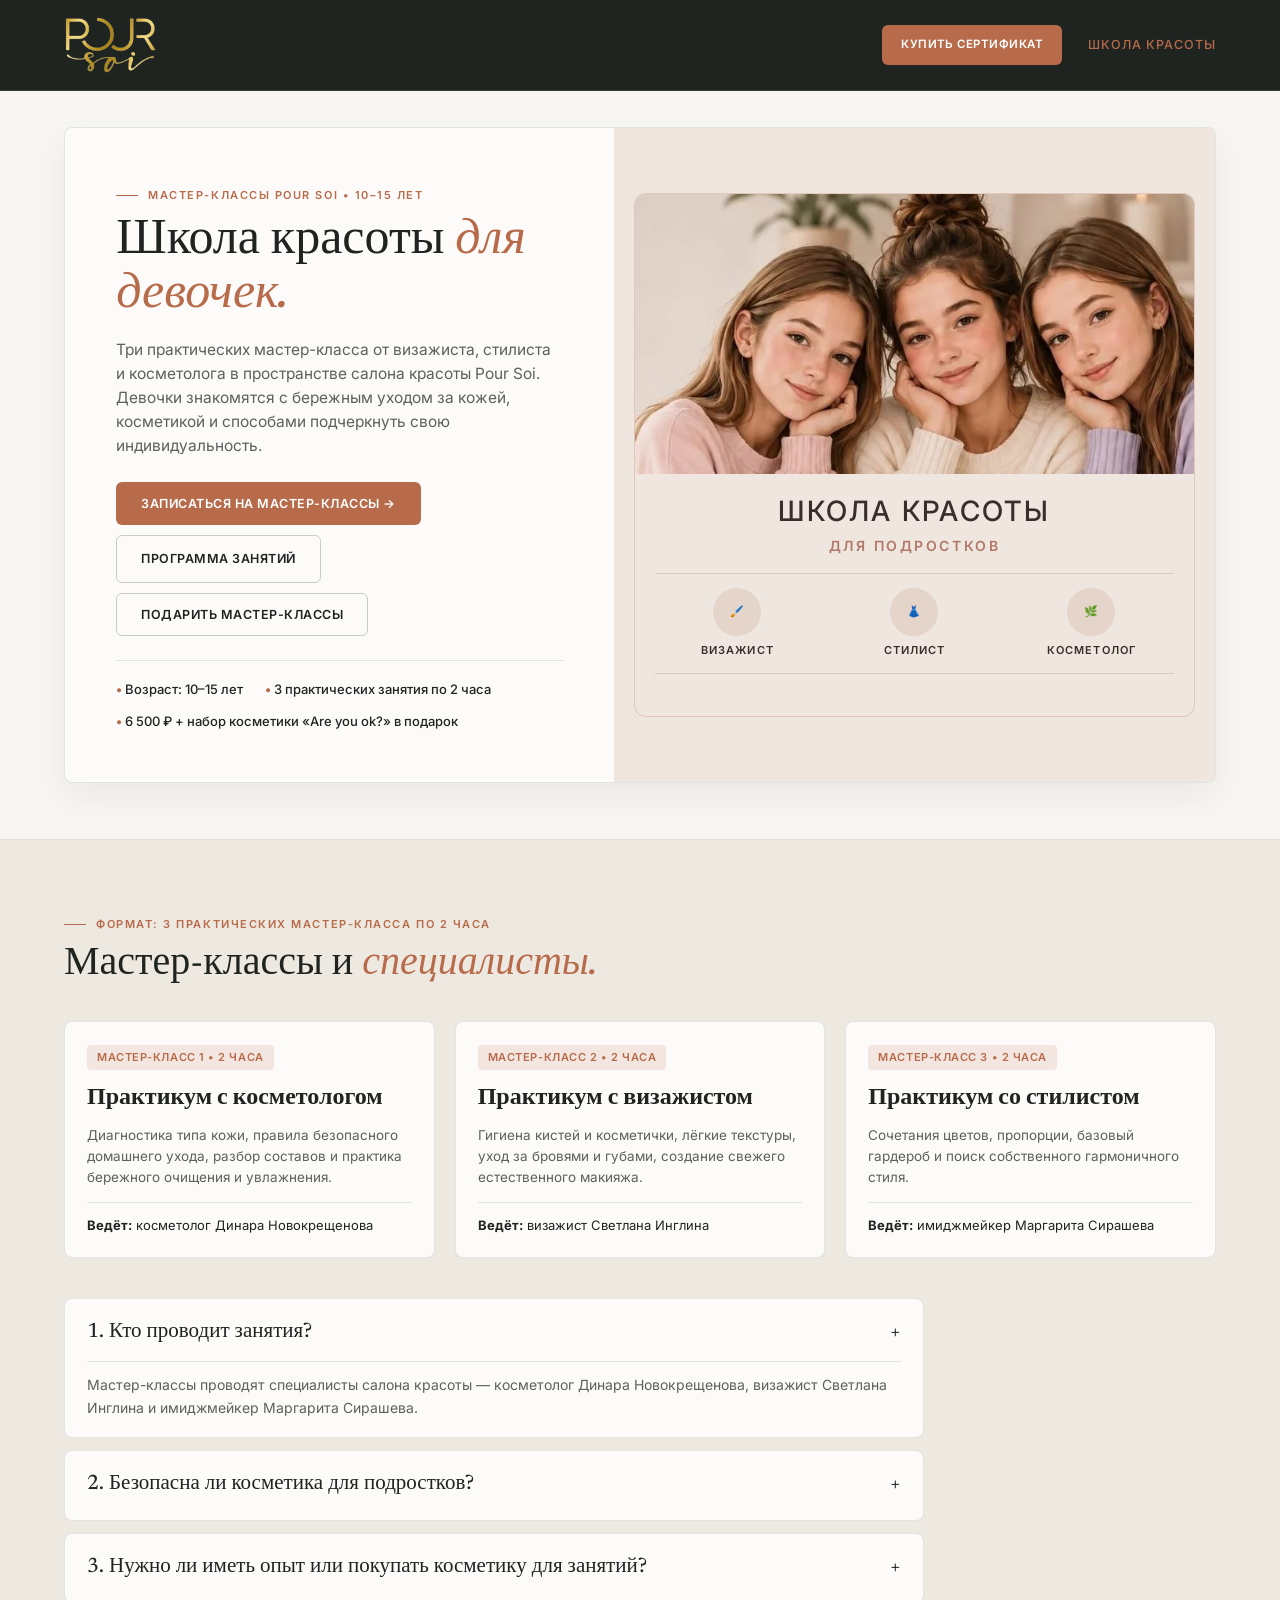
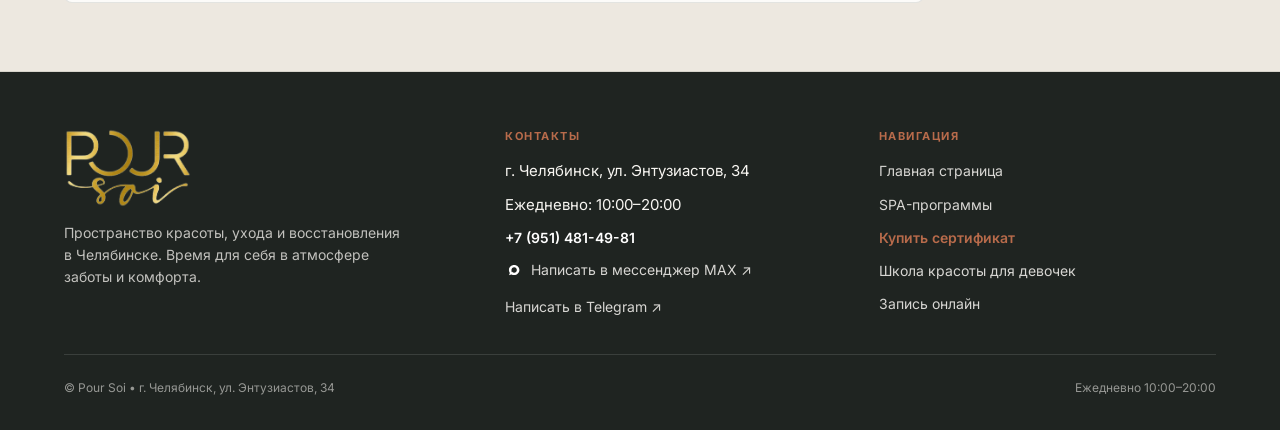
<file: school.html>
<!DOCTYPE html>
<html lang="ru">
<head>
  <meta charset="UTF-8">
  <meta name="viewport" content="width=device-width, initial-scale=1.0">
  <title>Школа красоты для девочек (10–15 лет) — Pour Soi</title>
  <link rel="preconnect" href="https://fonts.googleapis.com">
  <link rel="preconnect" href="https://fonts.gstatic.com" crossorigin>
  <link href="https://fonts.googleapis.com/css2?family=Inter:wght@400;500;600&family=Newsreader:ital,opsz,wght@0,6..72,400;0,6..72,500;1,6..72,400&display=swap" rel="stylesheet">
  <link rel="stylesheet" href="styles.css">
  <link rel="icon" type="image/png" href="poursoi-logo.png">
</head>
<body>

  <!-- Векторная иконка российского мессенджера MAX -->
  <svg style="display:none;" aria-hidden="true">
    <defs>
      <linearGradient id="maxLogoGrad" x1="2" y1="22" x2="22" y2="2" gradientUnits="userSpaceOnUse">
        <stop offset="0%" stop-color="#299CFF"/>
        <stop offset="50%" stop-color="#4E65F5"/>
        <stop offset="100%" stop-color="#8A3FFC"/>
      </linearGradient>
      <symbol id="icon-max-messenger" viewBox="0 0 24 24">
        <rect width="24" height="24" rx="6" fill="url(#maxLogoGrad)"/>
        <path fill-rule="evenodd" clip-rule="evenodd" d="M12.2 5.2C8.33 5.2 5.2 8.24 5.2 12C5.2 13.43 5.66 14.76 6.44 15.85L5.55 18.25C5.42 18.6 5.76 18.94 6.11 18.81L8.62 17.88C9.68 18.47 10.9 18.8 12.2 18.8C16.07 18.8 19.2 15.76 19.2 12C19.2 8.24 16.07 5.2 12.2 5.2ZM12.2 8.4C14.19 8.4 15.8 10.01 15.8 12C15.8 13.99 14.19 15.6 12.2 15.6C11.16 15.6 10.22 15.16 9.56 14.45L8.45 14.88L8.88 13.78C8.7 13.22 8.6 12.62 8.6 12C8.6 10.01 10.21 8.4 12.2 8.4Z" fill="#FFFFFF"/>
      </symbol>
    </defs>
  </svg>

  <!-- Шапка с оригинальным логотипом POUR SOI -->
  <header class="site-header">
    <div class="container site-header__inner">
      <a href="index.html" class="brand">
        <img src="poursoi-logo.png" class="brand__logo" alt="POUR SOI" width="116" height="68" loading="eager" decoding="async" onerror="this.hidden=true;this.nextElementSibling.hidden=false"><span class="brand__fallback-text" hidden>POUR SOI</span>
      </a>
      <div class="header-actions">
        <a href="certificates.html" class="btn btn--terra" style="padding:10px 18px;font-size:11.5px;">Купить сертификат</a>
        <a href="school.html" class="header-link is-active">Школа красоты</a>
      </div>
    </div>
  </header>

  <!-- ========================================================================= -->
  <!-- СТРАНИЦА «ШКОЛА КРАСОТЫ ДЛЯ ДЕВОЧЕК»                                      -->
  <!-- ========================================================================= -->

  <section class="hero">
    <div class="container">
      <div class="hero__box">
        <div class="hero__content">
          <div>
            <span class="eyebrow">Мастер-классы Pour Soi &bull; 10–15 лет</span>
            <h1 class="h1">Школа красоты <em>для девочек.</em></h1>
            <p class="hero__lead">
              Три практических мастер-класса от визажиста, стилиста и косметолога в пространстве салона красоты Pour Soi. Девочки знакомятся с бережным уходом за кожей, косметикой и способами подчеркнуть свою индивидуальность.
            </p>
            <div class="hero__actions">
              <button type="button" class="btn btn--terra" onclick="openBooking('Запись в Школу красоты для девочек (6 500 ₽)')">Записаться на мастер-классы &rarr;</button>
              <a href="#school-program" class="btn btn--outline">Программа занятий</a>
              <button type="button" class="btn btn--outline" onclick="openCertificateModal('Подарочный сертификат: мастер-классы Школы красоты для девочек — 6 500 ₽')">Подарить мастер-классы</button>
            </div>
          </div>
          <ul class="hero__adv-list">
            <li>Возраст: 10–15 лет</li>
            <li>3 практических занятия по 2 часа</li>
            <li>6 500 ₽ + набор косметики «Are you ok?» в подарок</li>
          </ul>
        </div>

        <div class="hero__gallery-col" style="background:#EFE6DF;padding:20px;justify-content:center;">
          <div class="school-poster-card">
            <div class="school-poster-card__top-photo">
              <img src="school_poster.jpg" onerror="this.closest('.school-poster-card__top-photo').classList.add('is-image-unavailable')" alt="Школа красоты для девочек в Pour Soi">
            </div>
            <div class="school-poster-card__body">
              <div style="font-size:28px;font-weight:500;letter-spacing:0.08em;line-height:1.1;">ШКОЛА КРАСОТЫ</div>
              <div style="font-size:14px;font-weight:600;letter-spacing:0.18em;color:#B27868;margin:8px 0;">ДЛЯ ПОДРОСТКОВ</div>
              <div class="school-poster-icons">
                <div class="school-poster-icon-item"><span class="school-poster-circle">🖌️</span><span>Визажист</span></div>
                <div class="school-poster-icon-item"><span class="school-poster-circle">👗</span><span>Стилист</span></div>
                <div class="school-poster-icon-item"><span class="school-poster-circle">🌿</span><span>Косметолог</span></div>
              </div>
            </div>
          </div>
        </div>
      </div>
    </div>
  </section>

  <section class="section section--limestone" id="school-program">
    <div class="container">
      <div class="sec-head">
        <div>
          <span class="eyebrow">Формат: 3 практических мастер-класса по 2 часа</span>
          <h2 class="h2">Мастер-классы и <em>специалисты.</em></h2>
        </div>
      </div>

      <div class="offers-grid" style="margin-bottom:40px;">
        <div class="offer-card">
          <div>
            <span class="badge badge--light" style="background:var(--accent-soft);color:var(--accent-terra);margin-bottom:10px;display:inline-block;">Мастер-класс 1 &bull; 2 часа</span>
            <h3 style="font-family:var(--serif);font-size:24px;margin-bottom:8px;">Практикум с косметологом</h3>
            <p style="font-size:13.5px;color:var(--text-muted);">Диагностика типа кожи, правила безопасного домашнего ухода, разбор составов и практика бережного очищения и увлажнения.</p>
          </div>
          <div style="padding-top:12px;border-top:1px solid var(--line);font-size:13px;"><strong>Ведёт:</strong> косметолог Динара Новокрещенова</div>
        </div>
        <div class="offer-card">
          <div>
            <span class="badge badge--light" style="background:var(--accent-soft);color:var(--accent-terra);margin-bottom:10px;display:inline-block;">Мастер-класс 2 &bull; 2 часа</span>
            <h3 style="font-family:var(--serif);font-size:24px;margin-bottom:8px;">Практикум с визажистом</h3>
            <p style="font-size:13.5px;color:var(--text-muted);">Гигиена кистей и косметички, лёгкие текстуры, уход за бровями и губами, создание свежего естественного макияжа.</p>
          </div>
          <div style="padding-top:12px;border-top:1px solid var(--line);font-size:13px;"><strong>Ведёт:</strong> визажист Светлана Инглина</div>
        </div>
        <div class="offer-card">
          <div>
            <span class="badge badge--light" style="background:var(--accent-soft);color:var(--accent-terra);margin-bottom:10px;display:inline-block;">Мастер-класс 3 &bull; 2 часа</span>
            <h3 style="font-family:var(--serif);font-size:24px;margin-bottom:8px;">Практикум со стилистом</h3>
            <p style="font-size:13.5px;color:var(--text-muted);">Сочетания цветов, пропорции, базовый гардероб и поиск собственного гармоничного стиля.</p>
          </div>
          <div style="padding-top:12px;border-top:1px solid var(--line);font-size:13px;"><strong>Ведёт:</strong> имиджмейкер Маргарита Сирашева</div>
        </div>
      </div>

      <div class="faq-list">
        <details class="faq-item" open>
          <summary><span>1. Кто проводит занятия?</span><span>+</span></summary>
          <p>Мастер-классы проводят специалисты салона красоты — косметолог Динара Новокрещенова, визажист Светлана Инглина и имиджмейкер Маргарита Сирашева.</p>
        </details>
        <details class="faq-item">
          <summary><span>2. Безопасна ли косметика для подростков?</span><span>+</span></summary>
          <p>На занятиях используются сертифицированные косметические средства, в том числе косметика собственного производства. Каждая участница получает набор «Are you ok?» в подарок.</p>
        </details>
        <details class="faq-item">
          <summary><span>3. Нужно ли иметь опыт или покупать косметику для занятий?</span><span>+</span></summary>
          <p>Нет, специальная подготовка не требуется. Все необходимые средства предоставляются на занятиях.</p>
        </details>
      </div>
    </div>
  </section>

  <!-- Подвал с оригинальным логотипом POUR SOI -->
  <footer class="site-footer" id="contacts">
    <div class="container">
      <div class="footer-grid">
        <div class="footer-col">
          <div class="brand" style="color:#fff;margin-bottom:14px;">
            <img src="poursoi-logo.png" class="brand__logo brand__logo--footer" alt="POUR SOI" width="145" height="85" loading="lazy" decoding="async" onerror="this.hidden=true;this.nextElementSibling.hidden=false"><span class="brand__fallback-text brand__fallback-text--footer" hidden>POUR SOI</span>
          </div>
          <p style="font-size:14px;color:rgba(248,246,242,0.75);max-width:340px;">
            Пространство красоты, ухода и восстановления в Челябинске. Время для себя в атмосфере заботы и комфорта.
          </p>
        </div>

        <div class="footer-col">
          <h4>Контакты</h4>
          <ul class="footer-links">
            <li>г. Челябинск, ул. Энтузиастов, 34</li>
            <li>Ежедневно: 10:00–20:00</li>
            <li><a href="tel:+79514814981" style="font-weight:600;color:#fff;">+7 (951) 481-49-81</a></li>
            <li>
              <a href="https://max.ru/poursoi" target="_blank" rel="noopener" class="footer-max-link">
                <svg class="max-icon"><use href="#icon-max-messenger"></use></svg>
                <span>Написать в мессенджер MAX &nearr;</span>
              </a>
            </li>
            <li><a href="https://t.me/poursoi" target="_blank" rel="noopener">Написать в Telegram &nearr;</a></li>
          </ul>
        </div>

        <div class="footer-col">
          <h4>Навигация</h4>
          <ul class="footer-links">
            <li><a href="index.html">Главная страница</a></li>
            <li><a href="spa.html?cat=for-her">SPA-программы</a></li>
            <li><a href="certificates.html" style="color:var(--accent-terra);font-weight:600;">Купить сертификат</a></li>
            <li><a href="school.html">Школа красоты для девочек</a></li>
                          <li><a href="#contacts" onclick="event.preventDefault(); openBooking('Запись онлайн в салон Pour Soi')">Запись онлайн</a></li>
                      </ul>
        </div>
      </div>

      <div style="display:flex;flex-wrap:wrap;justify-content:space-between;gap:12px;padding-top:24px;font-size:12px;color:rgba(248,246,242,0.55);">
        <span>&copy; Pour Soi &bull; г. Челябинск, ул. Энтузиастов, 34</span>
        <span>Ежедневно 10:00–20:00</span>
      </div>
    </div>
  </footer>

  <!-- МОДАЛЬНОЕ ОКНО 1: ПОДРОБНЕЕ О SPA-ПРОГРАММЕ -->
  <div class="modal-backdrop" id="modalDetail" onclick="if(event.target===this)closeModals()">
    <div class="modal">
      <button type="button" class="modal__close" onclick="closeModals()">&times;</button>
      <div id="detMeta" style="font-size:11px;font-weight:600;text-transform:uppercase;letter-spacing:0.12em;color:var(--accent-terra);margin-bottom:6px;"></div>
      <h3 id="detTitle" class="h2" style="font-size:30px;margin-bottom:10px;padding-right:34px;"></h3>
      <p id="detDesc" style="font-size:14px;color:var(--text-muted);margin-bottom:16px;"></p>
      <div style="font-size:11.5px;font-weight:600;text-transform:uppercase;letter-spacing:0.08em;color:var(--accent-terra);margin-bottom:8px;">Полный состав ритуала:</div>
      <ul id="detSteps" style="padding-left:18px;margin-bottom:16px;font-size:14px;display:grid;gap:6px;"></ul>
      <div id="detNote" style="display:none;font-size:13px;font-style:italic;color:var(--text-muted);margin-bottom:14px;"></div>
      <div style="background:var(--bg-limestone);padding:12px 14px;border-radius:6px;font-size:12.5px;margin-bottom:18px;">
        <strong>Для вашего комфорта:</strong> в салоне предоставляются халат, тапочки, одноразовое бельё, душ и завершающая церемония чаепития.
      </div>
      <div style="display:flex;align-items:center;justify-content:space-between;flex-wrap:wrap;gap:12px;padding-top:14px;border-top:1px solid var(--line);">
        <div>
          <span style="font-size:11px;color:var(--text-muted);display:block;">Стоимость программы</span>
          <strong id="detPrice" style="font-family:var(--serif);font-size:28px;"></strong>
        </div>
        <div style="display:flex;gap:8px;flex-wrap:wrap;">
          <button type="button" class="btn btn--outline" id="detGiftBtn">Купить сертификат</button>
          <button type="button" class="btn btn--primary" id="detBookBtn">Запись онлайн</button>
        </div>
      </div>
    </div>
  </div>

  <!-- МОДАЛЬНОЕ ОКНО 2: ЗАКАЗ ПОДАРОЧНОГО СЕРТИФИКАТА -->
  <div class="modal-backdrop" id="modalCertificate" onclick="if(event.target===this)closeModals()">
    <div class="modal">
      <button type="button" class="modal__close" onclick="closeModals()">&times;</button>
      <span class="eyebrow">Подарочный сертификат Pour Soi</span>
      <h3 class="h2" style="font-size:28px;margin-bottom:6px;padding-right:34px;">Заказ подарочного сертификата</h3>
      <p style="font-size:13px;color:var(--text-muted);margin-bottom:16px;">
        Заполните форму один раз — сайт автоматически сформирует и скопирует готовую заявку для отправки администратору в MAX или Telegram. Оформление — в течение суток, срок действия — 3 месяца.
      </p>

      <div style="display:grid;gap:12px;">
        <div>
          <label style="font-size:12px;font-weight:600;display:block;margin-bottom:4px;">Выбранная программа или номинал сертификата</label>
          <input type="text" id="certOrderItem" class="search-input">
        </div>
        <div class="form-grid-2">
          <div>
            <label style="font-size:12px;font-weight:600;display:block;margin-bottom:4px;">Ваше имя (покупатель) *</label>
            <input type="text" id="certBuyerName" class="search-input" placeholder="Как к вам обращаться">
          </div>
          <div>
            <label style="font-size:12px;font-weight:600;display:block;margin-bottom:4px;">Телефон для связи *</label>
            <input type="tel" id="certBuyerPhone" class="search-input" placeholder="+7 (___) ___-__-__">
          </div>
        </div>
        <div class="form-grid-2">
          <div>
            <label style="font-size:12px;font-weight:600;display:block;margin-bottom:4px;">Имя получателя (необязательно)</label>
            <input type="text" id="certRecipientName" class="search-input" placeholder="Для кого подарок">
          </div>
          <div>
            <label style="font-size:12px;font-weight:600;display:block;margin-bottom:4px;">Комментарий</label>
            <input type="text" id="certComment" class="search-input" placeholder="Электронный или печатный">
          </div>
        </div>
        <div>
          <label style="font-size:12px;font-weight:600;display:block;margin-bottom:4px;">Поздравление или пожелания (необязательно)</label>
          <input type="text" id="certGreeting" class="search-input" placeholder="Тёплые слова для получателя">
        </div>

        <div style="display:flex;flex-wrap:wrap;gap:8px;margin-top:4px;">
          <button type="button" class="btn btn--terra" style="flex:1;" onclick="submitCertificateOrder('max')">
            <svg class="max-icon"><use href="#icon-max-messenger"></use></svg>
            <span>Отправить заявку в MAX</span>
          </button>
          <button type="button" class="btn btn--primary" style="flex:1;" onclick="submitCertificateOrder('telegram')">
            <span>Отправить заявку в Telegram &nearr;</span>
          </button>
        </div>

        <div class="prepared-notice" id="certPreparedNotice">
          <strong>✅ Заявка подготовлена и скопирована!</strong><br>
          В открывшемся чате вставьте сообщение (<strong>Ctrl+V</strong> или «Вставить») и отправьте его:
          <div class="prepared-preview" id="certPreparedText"></div>
          <div style="display:flex;flex-wrap:wrap;gap:8px;margin-top:8px;">
            <button type="button" class="btn btn--outline" style="padding:7px 12px;font-size:11px;background:#fff;" onclick="copyTextWithFallback(document.getElementById('certPreparedText').textContent, this)">Скопировать текст ещё раз</button>
            <a href="https://max.ru/poursoi" target="_blank" rel="noopener" class="btn btn--terra" style="padding:7px 12px;font-size:11px;">Открыть MAX &nearr;</a>
            <a id="certTgDirectLink" href="https://t.me/poursoi" target="_blank" rel="noopener" class="btn btn--primary" style="padding:7px 12px;font-size:11px;">Открыть Telegram &nearr;</a>
          </div>
        </div>

        <div class="max-phone-helper">
          <span>Профиль <strong>«Пурсуа»</strong> в MAX по номеру: <strong>+7 (951) 481-49-81</strong></span>
          <button type="button" class="btn btn--outline" style="padding:5px 10px;font-size:11px;" onclick="copyTextWithFallback('+79514814981', this)">Скопировать номер</button>
        </div>
      </div>
    </div>
  </div>

  <!-- МОДАЛЬНОЕ ОКНО 3: ВНУТРЕННЕЕ ОКНО «ЗАПИСЬ ОНЛАЙН» (ТОЛЬКО MAX И TELEGRAM) -->
  <div class="modal-backdrop" id="modalBooking" onclick="if(event.target===this)closeModals()">
    <div class="modal">
      <button type="button" class="modal__close" onclick="closeModals()">&times;</button>
      <span class="eyebrow">Запись в салон Pour Soi</span>
      <h3 class="h2" style="font-size:28px;margin-bottom:6px;padding-right:34px;">Запись онлайн</h3>
      <p style="font-size:13px;color:var(--text-muted);margin-bottom:14px;">
        Выберите желаемую дату в календаре и удобное время (пожелание к визиту — администратор сверит график мастеров и подтвердит запись).
      </p>

      <div style="display:grid;gap:12px;">
        <div>
          <label style="font-size:12px;font-weight:600;display:block;margin-bottom:4px;">Выбранное направление или программа</label>
          <input type="text" id="bookService" class="search-input">
        </div>

        <div class="form-grid-2">
          <div>
            <label style="font-size:12px;font-weight:600;display:block;margin-bottom:4px;">Желаемая дата визита (пожелание)</label>
            <input type="date" id="bookDateInput" class="search-input" min="2026-11-05" value="2026-11-05">
          </div>
          <div>
            <label style="font-size:12px;font-weight:600;display:block;margin-bottom:4px;">Желаемое время (10:00–20:00)</label>
            <select id="bookTimeSelect" class="search-input">
              <option value="Любое удобное время">Любое удобное время</option>
              <option value="10:00">10:00</option>
              <option value="10:30">10:30</option>
              <option value="11:00">11:00</option>
              <option value="11:30">11:30</option>
              <option value="12:00" selected>12:00</option>
              <option value="12:30">12:30</option>
              <option value="13:00">13:00</option>
              <option value="13:30">13:30</option>
              <option value="14:00">14:00</option>
              <option value="14:30">14:30</option>
              <option value="15:00">15:00</option>
              <option value="15:30">15:30</option>
              <option value="16:00">16:00</option>
              <option value="16:30">16:30</option>
              <option value="17:00">17:00</option>
              <option value="17:30">17:30</option>
              <option value="18:00">18:00</option>
              <option value="18:30">18:30</option>
              <option value="19:00">19:00</option>
            </select>
          </div>
        </div>

        <div class="form-grid-2">
          <div>
            <label style="font-size:12px;font-weight:600;display:block;margin-bottom:4px;">Ваше имя *</label>
            <input type="text" id="bookName" class="search-input" placeholder="Как к вам обращаться">
          </div>
          <div>
            <label style="font-size:12px;font-weight:600;display:block;margin-bottom:4px;">Телефон для связи *</label>
            <input type="tel" id="bookPhone" class="search-input" placeholder="+7 (___) ___-__-__">
          </div>
        </div>

        <div>
          <label style="font-size:12px;font-weight:600;display:block;margin-bottom:4px;">Комментарий (необязательно)</label>
          <input type="text" id="bookComment" class="search-input" placeholder="Пожелания по процедуре">
        </div>

        <div style="display:flex;flex-wrap:wrap;gap:8px;margin-top:4px;">
          <button type="button" class="btn btn--terra" style="flex:1;" onclick="submitProcedureBooking('max')">
            <svg class="max-icon"><use href="#icon-max-messenger"></use></svg>
            <span>Отправить заявку в MAX</span>
          </button>
          <button type="button" class="btn btn--primary" style="flex:1;" onclick="submitProcedureBooking('telegram')">
            <span>Отправить в Telegram &nearr;</span>
          </button>
        </div>

        <div class="prepared-notice" id="bookPreparedNotice">
          <strong>✅ Заявка подготовлена и скопирована!</strong><br>
          В открывшемся чате вставьте сообщение (<strong>Ctrl+V</strong> или «Вставить») и отправьте его:
          <div class="prepared-preview" id="bookPreparedText"></div>
          <div style="display:flex;flex-wrap:wrap;gap:8px;margin-top:8px;">
            <button type="button" class="btn btn--outline" style="padding:7px 12px;font-size:11px;background:#fff;" onclick="copyTextWithFallback(document.getElementById('bookPreparedText').textContent, this)">Скопировать текст ещё раз</button>
            <a href="https://max.ru/poursoi" target="_blank" rel="noopener" class="btn btn--terra" style="padding:7px 12px;font-size:11px;">Открыть MAX &nearr;</a>
            <a id="bookTgDirectLink" href="https://t.me/poursoi" target="_blank" rel="noopener" class="btn btn--primary" style="padding:7px 12px;font-size:11px;">Открыть Telegram &nearr;</a>
          </div>
        </div>

        <div class="max-phone-helper">
          <span>Профиль <strong>«Пурсуа»</strong> в MAX по номеру: <strong>+7 (951) 481-49-81</strong></span>
          <button type="button" class="btn btn--outline" style="padding:5px 10px;font-size:11px;" onclick="copyTextWithFallback('+79514814981', this)">Скопировать номер</button>
        </div>
      </div>
    </div>
  </div>

  <script src="app.js"></script>
</body>
</html>
</file>
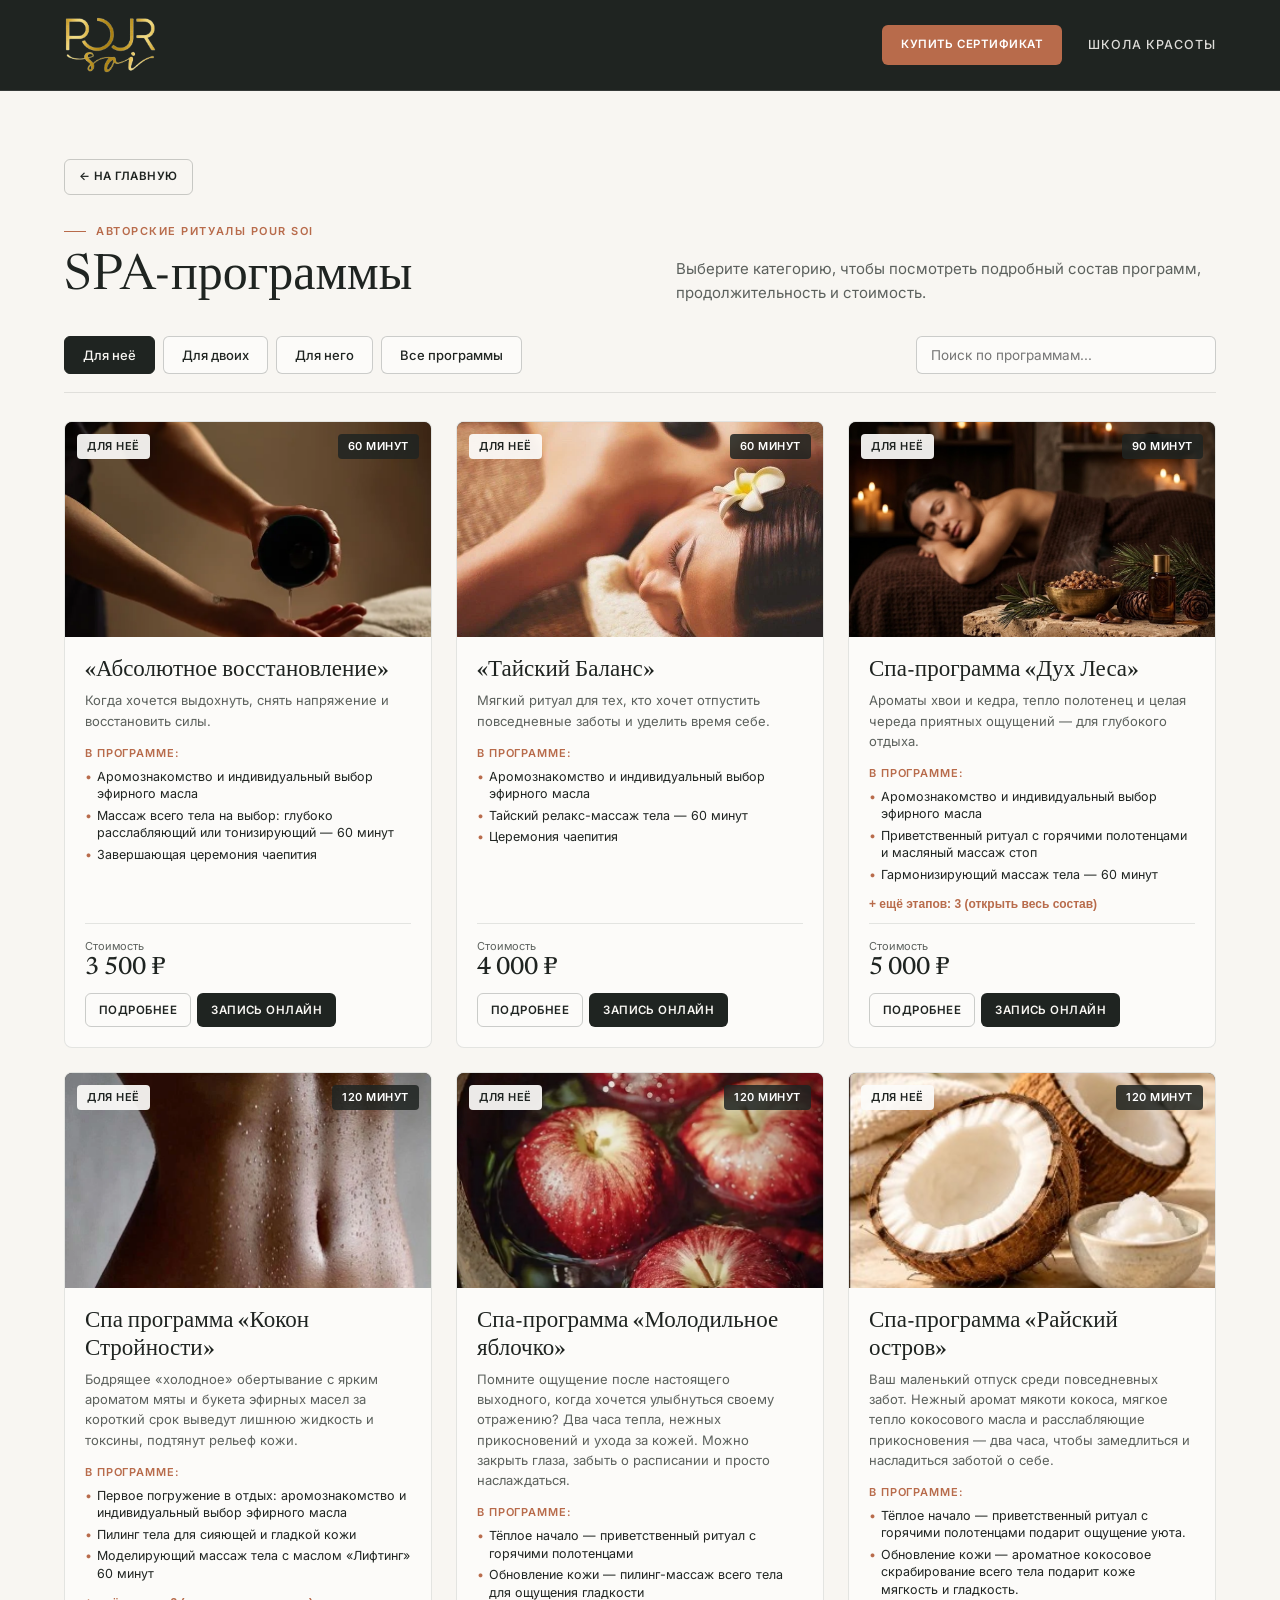
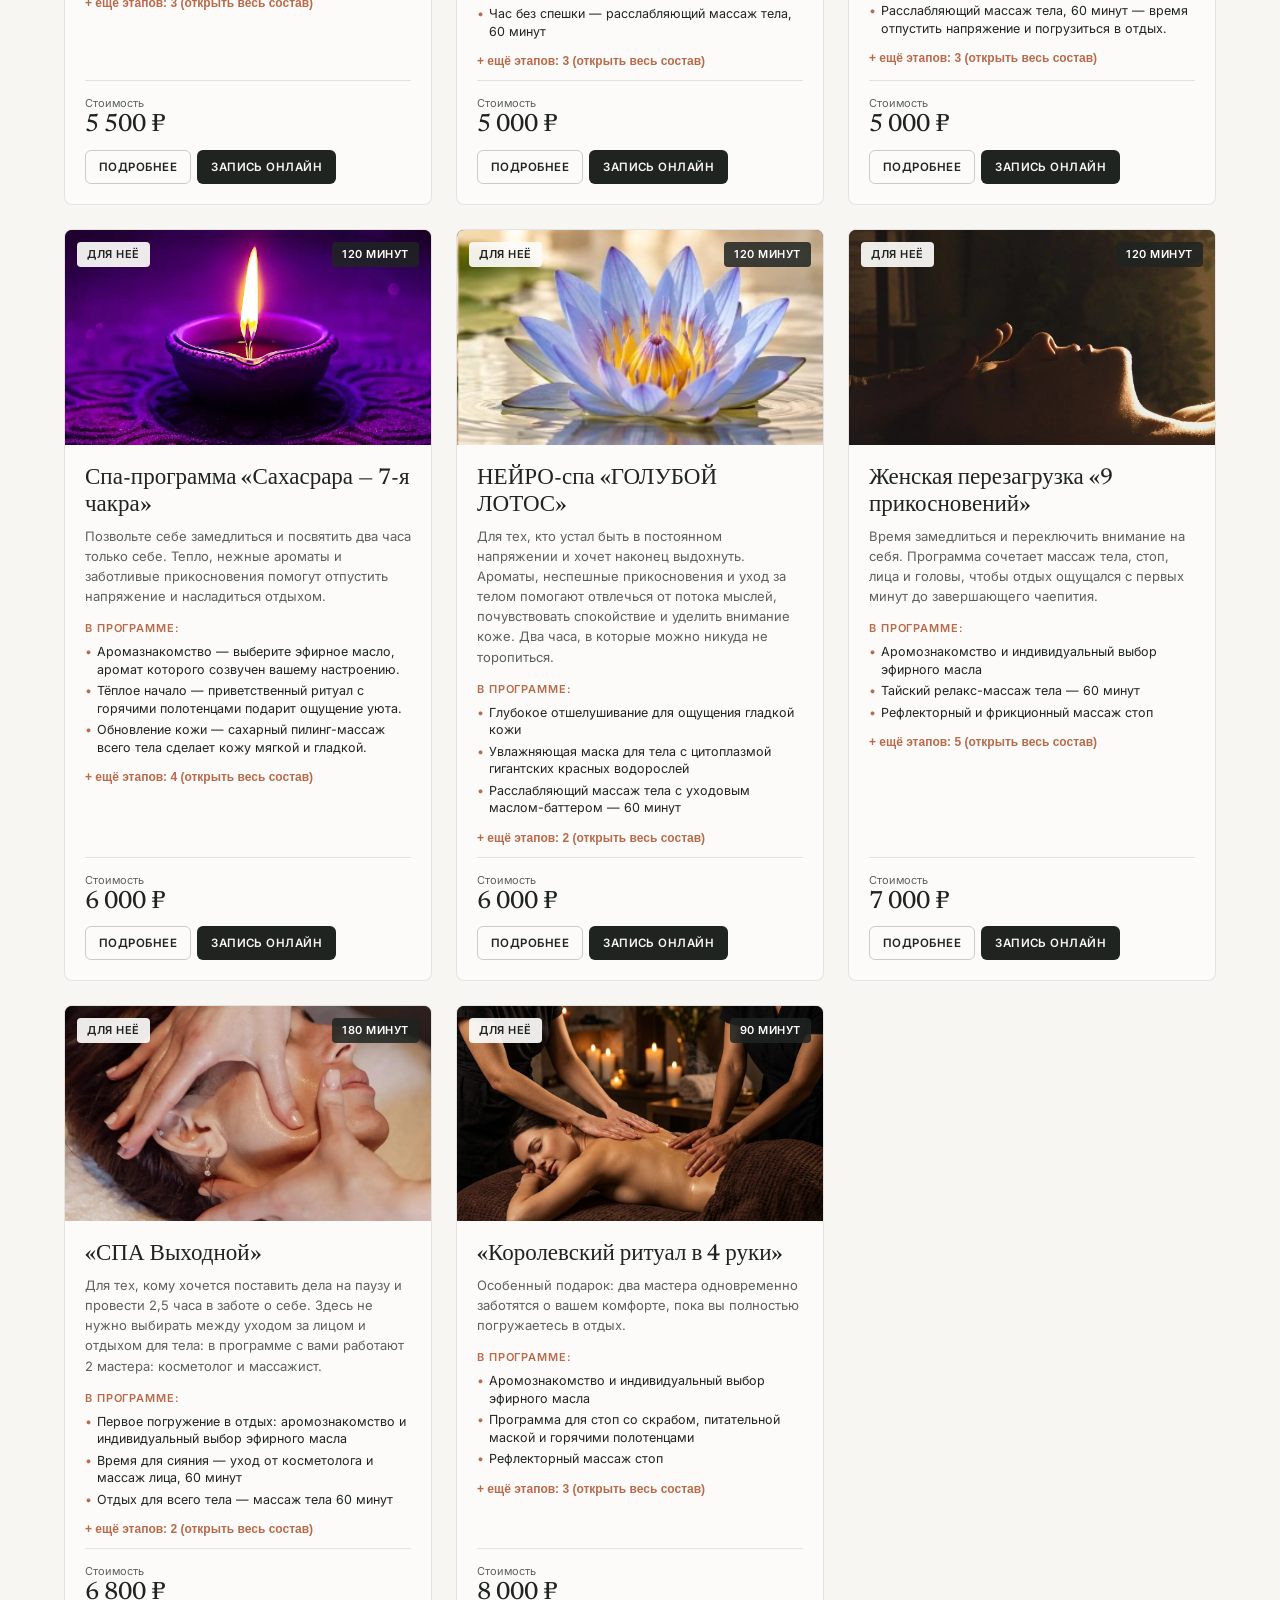
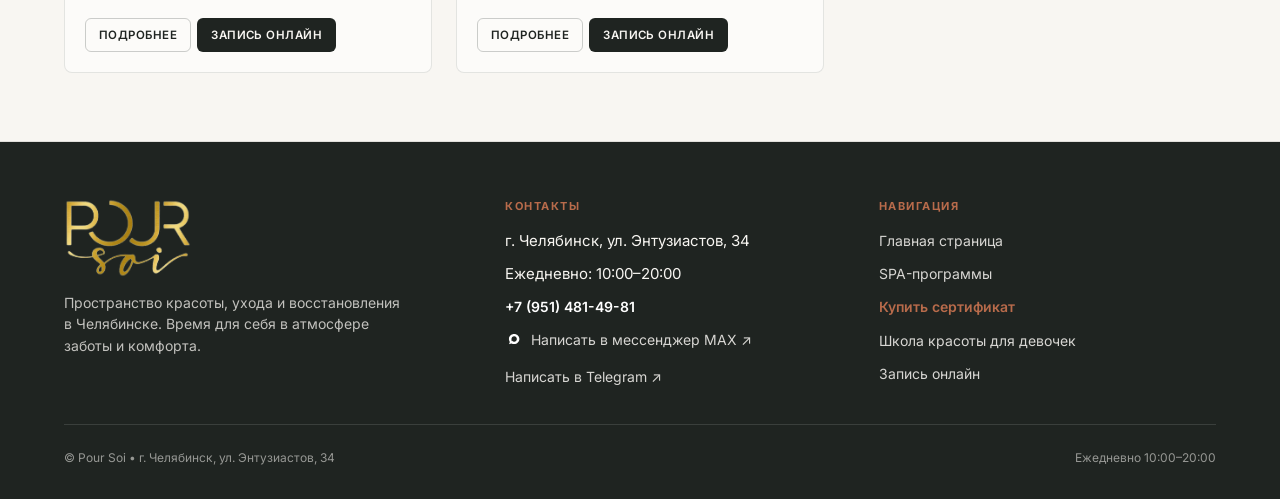
<file: spa.html>
<!DOCTYPE html>
<html lang="ru">
<head>
  <meta charset="UTF-8">
  <meta name="viewport" content="width=device-width, initial-scale=1.0">
  <title>SPA-программы Pour Soi — Для неё, Для двоих, Для него</title>
  <link rel="preconnect" href="https://fonts.googleapis.com">
  <link rel="preconnect" href="https://fonts.gstatic.com" crossorigin>
  <link href="https://fonts.googleapis.com/css2?family=Inter:wght@400;500;600&family=Newsreader:ital,opsz,wght@0,6..72,400;0,6..72,500;1,6..72,400&display=swap" rel="stylesheet">
  <link rel="stylesheet" href="styles.css">
  <link rel="icon" type="image/png" href="poursoi-logo.png">
</head>
<body>

  <!-- Векторная иконка российского мессенджера MAX -->
  <svg style="display:none;" aria-hidden="true">
    <defs>
      <linearGradient id="maxLogoGrad" x1="2" y1="22" x2="22" y2="2" gradientUnits="userSpaceOnUse">
        <stop offset="0%" stop-color="#299CFF"/>
        <stop offset="50%" stop-color="#4E65F5"/>
        <stop offset="100%" stop-color="#8A3FFC"/>
      </linearGradient>
      <symbol id="icon-max-messenger" viewBox="0 0 24 24">
        <rect width="24" height="24" rx="6" fill="url(#maxLogoGrad)"/>
        <path fill-rule="evenodd" clip-rule="evenodd" d="M12.2 5.2C8.33 5.2 5.2 8.24 5.2 12C5.2 13.43 5.66 14.76 6.44 15.85L5.55 18.25C5.42 18.6 5.76 18.94 6.11 18.81L8.62 17.88C9.68 18.47 10.9 18.8 12.2 18.8C16.07 18.8 19.2 15.76 19.2 12C19.2 8.24 16.07 5.2 12.2 5.2ZM12.2 8.4C14.19 8.4 15.8 10.01 15.8 12C15.8 13.99 14.19 15.6 12.2 15.6C11.16 15.6 10.22 15.16 9.56 14.45L8.45 14.88L8.88 13.78C8.7 13.22 8.6 12.62 8.6 12C8.6 10.01 10.21 8.4 12.2 8.4Z" fill="#FFFFFF"/>
      </symbol>
    </defs>
  </svg>

  <!-- Шапка с оригинальным логотипом POUR SOI -->
  <header class="site-header">
    <div class="container site-header__inner">
      <a href="index.html" class="brand">
        <img src="poursoi-logo.png" class="brand__logo" alt="POUR SOI" width="116" height="68" loading="eager" decoding="async" onerror="this.hidden=true;this.nextElementSibling.hidden=false"><span class="brand__fallback-text" hidden>POUR SOI</span>
      </a>
      <div class="header-actions">
        <a href="certificates.html" class="btn btn--terra" style="padding:10px 18px;font-size:11.5px;">Купить сертификат</a>
        <a href="school.html" class="header-link ">Школа красоты</a>
      </div>
    </div>
  </header>

  <!-- ========================================================================= -->
  <!-- ВНУТРЕННЯЯ СТРАНИЦА КАТЕГОРИИ SPA-ПРОГРАММ (Для неё / Для двоих / Для него)-->
  <!-- ========================================================================= -->

  <section class="section">
    <div class="container">
      <div style="margin-bottom:20px;">
        <a href="index.html" class="btn btn--outline" style="padding:8px 14px;font-size:11.5px;">&larr; На главную</a>
      </div>

      <div class="sec-head">
        <div>
          <span class="eyebrow">Авторские ритуалы Pour Soi</span>
          <h1 class="h1">SPA-программы</h1>
        </div>
        <p class="sub">Выберите категорию, чтобы посмотреть подробный состав программ, продолжительность и стоимость.</p>
      </div>

      <div class="catalog-controls">
        <div class="tabs-row" id="spaTabs">
          <button type="button" class="tab-btn active" data-cat="for-her" onclick="selectSpaTab('for-her')">Для неё</button>
          <button type="button" class="tab-btn " data-cat="for-two" onclick="selectSpaTab('for-two')">Для двоих</button>
          <button type="button" class="tab-btn " data-cat="for-him" onclick="selectSpaTab('for-him')">Для него</button>
          <button type="button" class="tab-btn " data-cat="all" onclick="selectSpaTab('all')">Все программы</button>
        </div>
        <div style="min-width:240px;flex:1;max-width:300px;">
          <input type="search" id="spaSearchInput" class="search-input" placeholder="Поиск по программам..." oninput="filterSpaCards()">
        </div>
      </div>

      <div class="spa-grid" id="spaGrid">
                <article class="spa-card " data-id="her-1" data-cat="for-her">
          <div class="spa-card__media">
                        <div class="spa-card__badges">
              <span class="badge badge--light">Для неё</span>
              <span class="badge badge--dark">60 минут</span>
            </div>
          </div>
          <div class="spa-card__body">
            <h3 class="spa-card__title">«Абсолютное восстановление»</h3>
            <p class="spa-card__desc">Когда хочется выдохнуть, снять напряжение и восстановить силы.</p>
            <div class="spa-card__steps-title">В программе:</div>
            <ul class="spa-card__steps">
                              <li>Аромознакомство и индивидуальный выбор эфирного масла</li>
                              <li>Массаж всего тела на выбор: глубоко расслабляющий или тонизирующий — 60 минут</li>
                              <li>Завершающая церемония чаепития</li>
                          </ul>
                        <div class="spa-card__foot">
              <div>
                <span class="spa-card__price-lbl">Стоимость</span>
                <span class="spa-card__price-val">3 500 ₽</span>
              </div>
              <div class="spa-card__btns">
                <button type="button" class="btn btn--outline" onclick="openDetail('her-1')">Подробнее</button>
                <button type="button" class="btn btn--primary" onclick="openBooking('«Абсолютное восстановление» (Для неё, 3 500 ₽)')">Запись онлайн</button>
              </div>
            </div>
          </div>
        </article>
                <article class="spa-card " data-id="her-2" data-cat="for-her">
          <div class="spa-card__media">
                        <div class="spa-card__badges">
              <span class="badge badge--light">Для неё</span>
              <span class="badge badge--dark">60 минут</span>
            </div>
          </div>
          <div class="spa-card__body">
            <h3 class="spa-card__title">«Тайский Баланс»</h3>
            <p class="spa-card__desc">Мягкий ритуал для тех, кто хочет отпустить повседневные заботы и уделить время себе.</p>
            <div class="spa-card__steps-title">В программе:</div>
            <ul class="spa-card__steps">
                              <li>Аромознакомство и индивидуальный выбор эфирного масла</li>
                              <li>Тайский релакс-массаж тела — 60 минут</li>
                              <li>Церемония чаепития</li>
                          </ul>
                        <div class="spa-card__foot">
              <div>
                <span class="spa-card__price-lbl">Стоимость</span>
                <span class="spa-card__price-val">4 000 ₽</span>
              </div>
              <div class="spa-card__btns">
                <button type="button" class="btn btn--outline" onclick="openDetail('her-2')">Подробнее</button>
                <button type="button" class="btn btn--primary" onclick="openBooking('«Тайский Баланс» (Для неё, 4 000 ₽)')">Запись онлайн</button>
              </div>
            </div>
          </div>
        </article>
                <article class="spa-card " data-id="her-3" data-cat="for-her">
          <div class="spa-card__media">
                        <div class="spa-card__badges">
              <span class="badge badge--light">Для неё</span>
              <span class="badge badge--dark">90 минут</span>
            </div>
          </div>
          <div class="spa-card__body">
            <h3 class="spa-card__title">Спа-программа «Дух Леса»</h3>
            <p class="spa-card__desc">Ароматы хвои и кедра, тепло полотенец и целая череда приятных ощущений — для глубокого отдыха.</p>
            <div class="spa-card__steps-title">В программе:</div>
            <ul class="spa-card__steps">
                              <li>Аромознакомство и индивидуальный выбор эфирного масла</li>
                              <li>Приветственный ритуал с горячими полотенцами и масляный массаж стоп</li>
                              <li>Гармонизирующий массаж тела — 60 минут</li>
                          </ul>
                          <button type="button" class="spa-card__more-btn" onclick="openDetail('her-3')">+ ещё этапов: 3 (открыть весь состав)</button>
                        <div class="spa-card__foot">
              <div>
                <span class="spa-card__price-lbl">Стоимость</span>
                <span class="spa-card__price-val">5 000 ₽</span>
              </div>
              <div class="spa-card__btns">
                <button type="button" class="btn btn--outline" onclick="openDetail('her-3')">Подробнее</button>
                <button type="button" class="btn btn--primary" onclick="openBooking('Спа-программа «Дух Леса» (Для неё, 5 000 ₽)')">Запись онлайн</button>
              </div>
            </div>
          </div>
        </article>
                <article class="spa-card " data-id="her-4" data-cat="for-her">
          <div class="spa-card__media">
                        <div class="spa-card__badges">
              <span class="badge badge--light">Для неё</span>
              <span class="badge badge--dark">120 минут</span>
            </div>
          </div>
          <div class="spa-card__body">
            <h3 class="spa-card__title">Спа программа «Кокон Стройности»</h3>
            <p class="spa-card__desc">Бодрящее «холодное» обертывание с ярким ароматом мяты и букета эфирных масел за короткий срок выведут лишнюю жидкость и токсины, подтянут рельеф кожи.</p>
            <div class="spa-card__steps-title">В программе:</div>
            <ul class="spa-card__steps">
                              <li>Первое погружение в отдых: аромознакомство и индивидуальный выбор эфирного масла</li>
                              <li>Пилинг тела для сияющей и гладкой кожи</li>
                              <li>Моделирующий массаж тела с маслом «Лифтинг» 60 минут</li>
                          </ul>
                          <button type="button" class="spa-card__more-btn" onclick="openDetail('her-4')">+ ещё этапов: 3 (открыть весь состав)</button>
                        <div class="spa-card__foot">
              <div>
                <span class="spa-card__price-lbl">Стоимость</span>
                <span class="spa-card__price-val">5 500 ₽</span>
              </div>
              <div class="spa-card__btns">
                <button type="button" class="btn btn--outline" onclick="openDetail('her-4')">Подробнее</button>
                <button type="button" class="btn btn--primary" onclick="openBooking('Спа программа «Кокон Стройности» (Для неё, 5 500 ₽)')">Запись онлайн</button>
              </div>
            </div>
          </div>
        </article>
                <article class="spa-card " data-id="her-5" data-cat="for-her">
          <div class="spa-card__media">
                        <div class="spa-card__badges">
              <span class="badge badge--light">Для неё</span>
              <span class="badge badge--dark">120 минут</span>
            </div>
          </div>
          <div class="spa-card__body">
            <h3 class="spa-card__title">Спа-программа «Молодильное яблочко»</h3>
            <p class="spa-card__desc">Помните ощущение после настоящего выходного, когда хочется улыбнуться своему отражению? Два часа тепла, нежных прикосновений и ухода за кожей. Можно закрыть глаза, забыть о расписании и просто наслаждаться.</p>
            <div class="spa-card__steps-title">В программе:</div>
            <ul class="spa-card__steps">
                              <li>Тёплое начало — приветственный ритуал с горячими полотенцами</li>
                              <li>Обновление кожи — пилинг-массаж всего тела для ощущения гладкости</li>
                              <li>Час без спешки — расслабляющий массаж тела, 60 минут</li>
                          </ul>
                          <button type="button" class="spa-card__more-btn" onclick="openDetail('her-5')">+ ещё этапов: 3 (открыть весь состав)</button>
                        <div class="spa-card__foot">
              <div>
                <span class="spa-card__price-lbl">Стоимость</span>
                <span class="spa-card__price-val">5 000 ₽</span>
              </div>
              <div class="spa-card__btns">
                <button type="button" class="btn btn--outline" onclick="openDetail('her-5')">Подробнее</button>
                <button type="button" class="btn btn--primary" onclick="openBooking('Спа-программа «Молодильное яблочко» (Для неё, 5 000 ₽)')">Запись онлайн</button>
              </div>
            </div>
          </div>
        </article>
                <article class="spa-card " data-id="her-6" data-cat="for-her">
          <div class="spa-card__media">
                        <div class="spa-card__badges">
              <span class="badge badge--light">Для неё</span>
              <span class="badge badge--dark">120 минут</span>
            </div>
          </div>
          <div class="spa-card__body">
            <h3 class="spa-card__title">Спа-программа «Райский остров»</h3>
            <p class="spa-card__desc">Ваш маленький отпуск среди повседневных забот. Нежный аромат мякоти кокоса, мягкое тепло кокосового масла и расслабляющие прикосновения — два часа, чтобы замедлиться и насладиться заботой о себе.</p>
            <div class="spa-card__steps-title">В программе:</div>
            <ul class="spa-card__steps">
                              <li>Тёплое начало — приветственный ритуал с горячими полотенцами подарит ощущение уюта.</li>
                              <li>Обновление кожи — ароматное кокосовое скрабирование всего тела подарит коже мягкость и гладкость.</li>
                              <li>Расслабляющий массаж тела, 60 минут — время отпустить напряжение и погрузиться в отдых.</li>
                          </ul>
                          <button type="button" class="spa-card__more-btn" onclick="openDetail('her-6')">+ ещё этапов: 3 (открыть весь состав)</button>
                        <div class="spa-card__foot">
              <div>
                <span class="spa-card__price-lbl">Стоимость</span>
                <span class="spa-card__price-val">5 000 ₽</span>
              </div>
              <div class="spa-card__btns">
                <button type="button" class="btn btn--outline" onclick="openDetail('her-6')">Подробнее</button>
                <button type="button" class="btn btn--primary" onclick="openBooking('Спа-программа «Райский остров» (Для неё, 5 000 ₽)')">Запись онлайн</button>
              </div>
            </div>
          </div>
        </article>
                <article class="spa-card " data-id="her-7" data-cat="for-her">
          <div class="spa-card__media">
                        <div class="spa-card__badges">
              <span class="badge badge--light">Для неё</span>
              <span class="badge badge--dark">120 минут</span>
            </div>
          </div>
          <div class="spa-card__body">
            <h3 class="spa-card__title">Спа-программа «Сахасрара — 7-я чакра»</h3>
            <p class="spa-card__desc">Позвольте себе замедлиться и посвятить два часа только себе. Тепло, нежные ароматы и заботливые прикосновения помогут отпустить напряжение и насладиться отдыхом.</p>
            <div class="spa-card__steps-title">В программе:</div>
            <ul class="spa-card__steps">
                              <li>Аромазнакомство — выберите эфирное масло, аромат которого созвучен вашему настроению.</li>
                              <li>Тёплое начало — приветственный ритуал с горячими полотенцами подарит ощущение уюта.</li>
                              <li>Обновление кожи — сахарный пилинг-массаж всего тела сделает кожу мягкой и гладкой.</li>
                          </ul>
                          <button type="button" class="spa-card__more-btn" onclick="openDetail('her-7')">+ ещё этапов: 4 (открыть весь состав)</button>
                        <div class="spa-card__foot">
              <div>
                <span class="spa-card__price-lbl">Стоимость</span>
                <span class="spa-card__price-val">6 000 ₽</span>
              </div>
              <div class="spa-card__btns">
                <button type="button" class="btn btn--outline" onclick="openDetail('her-7')">Подробнее</button>
                <button type="button" class="btn btn--primary" onclick="openBooking('Спа-программа «Сахасрара — 7-я чакра» (Для неё, 6 000 ₽)')">Запись онлайн</button>
              </div>
            </div>
          </div>
        </article>
                <article class="spa-card " data-id="her-8" data-cat="for-her">
          <div class="spa-card__media">
                        <div class="spa-card__badges">
              <span class="badge badge--light">Для неё</span>
              <span class="badge badge--dark">120 минут</span>
            </div>
          </div>
          <div class="spa-card__body">
            <h3 class="spa-card__title">НЕЙРО-спа «ГОЛУБОЙ ЛОТОС»</h3>
            <p class="spa-card__desc">Для тех, кто устал быть в постоянном напряжении и хочет наконец выдохнуть. Ароматы, неспешные прикосновения и уход за телом помогают отвлечься от потока мыслей, почувствовать спокойствие и уделить внимание коже. Два часа, в которые можно никуда не торопиться.</p>
            <div class="spa-card__steps-title">В программе:</div>
            <ul class="spa-card__steps">
                              <li>Глубокое отшелушивание для ощущения гладкой кожи</li>
                              <li>Увлажняющая маска для тела с цитоплазмой гигантских красных водорослей</li>
                              <li>Расслабляющий массаж тела с уходовым маслом-баттером — 60 минут</li>
                          </ul>
                          <button type="button" class="spa-card__more-btn" onclick="openDetail('her-8')">+ ещё этапов: 2 (открыть весь состав)</button>
                        <div class="spa-card__foot">
              <div>
                <span class="spa-card__price-lbl">Стоимость</span>
                <span class="spa-card__price-val">6 000 ₽</span>
              </div>
              <div class="spa-card__btns">
                <button type="button" class="btn btn--outline" onclick="openDetail('her-8')">Подробнее</button>
                <button type="button" class="btn btn--primary" onclick="openBooking('НЕЙРО-спа «ГОЛУБОЙ ЛОТОС» (Для неё, 6 000 ₽)')">Запись онлайн</button>
              </div>
            </div>
          </div>
        </article>
                <article class="spa-card " data-id="her-9" data-cat="for-her">
          <div class="spa-card__media">
                        <div class="spa-card__badges">
              <span class="badge badge--light">Для неё</span>
              <span class="badge badge--dark">120 минут</span>
            </div>
          </div>
          <div class="spa-card__body">
            <h3 class="spa-card__title">Женская перезагрузка «9 прикосновений»</h3>
            <p class="spa-card__desc">Время замедлиться и переключить внимание на себя. Программа сочетает массаж тела, стоп, лица и головы, чтобы отдых ощущался с первых минут до завершающего чаепития.</p>
            <div class="spa-card__steps-title">В программе:</div>
            <ul class="spa-card__steps">
                              <li>Аромознакомство и индивидуальный выбор эфирного масла</li>
                              <li>Тайский релакс-массаж тела — 60 минут</li>
                              <li>Рефлекторный и фрикционный массаж стоп</li>
                          </ul>
                          <button type="button" class="spa-card__more-btn" onclick="openDetail('her-9')">+ ещё этапов: 5 (открыть весь состав)</button>
                        <div class="spa-card__foot">
              <div>
                <span class="spa-card__price-lbl">Стоимость</span>
                <span class="spa-card__price-val">7 000 ₽</span>
              </div>
              <div class="spa-card__btns">
                <button type="button" class="btn btn--outline" onclick="openDetail('her-9')">Подробнее</button>
                <button type="button" class="btn btn--primary" onclick="openBooking('Женская перезагрузка «9 прикосновений» (Для неё, 7 000 ₽)')">Запись онлайн</button>
              </div>
            </div>
          </div>
        </article>
                <article class="spa-card " data-id="her-10" data-cat="for-her">
          <div class="spa-card__media">
                        <div class="spa-card__badges">
              <span class="badge badge--light">Для неё</span>
              <span class="badge badge--dark">180 минут</span>
            </div>
          </div>
          <div class="spa-card__body">
            <h3 class="spa-card__title">«СПА Выходной»</h3>
            <p class="spa-card__desc">Для тех, кому хочется поставить дела на паузу и провести 2,5 часа в заботе о себе. Здесь не нужно выбирать между уходом за лицом и отдыхом для тела: в программе с вами работают 2 мастера: косметолог и массажист.</p>
            <div class="spa-card__steps-title">В программе:</div>
            <ul class="spa-card__steps">
                              <li>Первое погружение в отдых: аромознакомство и индивидуальный выбор эфирного масла</li>
                              <li>Время для сияния — уход от косметолога и массаж лица, 60 минут</li>
                              <li>Отдых для всего тела — массаж тела 60 минут</li>
                          </ul>
                          <button type="button" class="spa-card__more-btn" onclick="openDetail('her-10')">+ ещё этапов: 2 (открыть весь состав)</button>
                        <div class="spa-card__foot">
              <div>
                <span class="spa-card__price-lbl">Стоимость</span>
                <span class="spa-card__price-val">6 800 ₽</span>
              </div>
              <div class="spa-card__btns">
                <button type="button" class="btn btn--outline" onclick="openDetail('her-10')">Подробнее</button>
                <button type="button" class="btn btn--primary" onclick="openBooking('«СПА Выходной» (Для неё, 6 800 ₽)')">Запись онлайн</button>
              </div>
            </div>
          </div>
        </article>
                <article class="spa-card " data-id="her-11" data-cat="for-her">
          <div class="spa-card__media">
                        <div class="spa-card__badges">
              <span class="badge badge--light">Для неё</span>
              <span class="badge badge--dark">90 минут</span>
            </div>
          </div>
          <div class="spa-card__body">
            <h3 class="spa-card__title">«Королевский ритуал в 4 руки»</h3>
            <p class="spa-card__desc">Особенный подарок: два мастера одновременно заботятся о вашем комфорте, пока вы полностью погружаетесь в отдых.</p>
            <div class="spa-card__steps-title">В программе:</div>
            <ul class="spa-card__steps">
                              <li>Аромознакомство и индивидуальный выбор эфирного масла</li>
                              <li>Программа для стоп со скрабом, питательной маской и горячими полотенцами</li>
                              <li>Рефлекторный массаж стоп</li>
                          </ul>
                          <button type="button" class="spa-card__more-btn" onclick="openDetail('her-11')">+ ещё этапов: 3 (открыть весь состав)</button>
                        <div class="spa-card__foot">
              <div>
                <span class="spa-card__price-lbl">Стоимость</span>
                <span class="spa-card__price-val">8 000 ₽</span>
              </div>
              <div class="spa-card__btns">
                <button type="button" class="btn btn--outline" onclick="openDetail('her-11')">Подробнее</button>
                <button type="button" class="btn btn--primary" onclick="openBooking('«Королевский ритуал в 4 руки» (Для неё, 8 000 ₽)')">Запись онлайн</button>
              </div>
            </div>
          </div>
        </article>
                <article class="spa-card is-hidden" data-id="him-1" data-cat="for-him">
          <div class="spa-card__media">
                        <div class="spa-card__badges">
              <span class="badge badge--light">Для него</span>
              <span class="badge badge--dark">60 минут</span>
            </div>
          </div>
          <div class="spa-card__body">
            <h3 class="spa-card__title">«Абсолютное восстановление»</h3>
            <p class="spa-card__desc">Снять напряжение, восстановить силы и вернуться в рабочий ритм.</p>
            <div class="spa-card__steps-title">В программе:</div>
            <ul class="spa-card__steps">
                              <li>Аромознакомство и индивидуальный выбор эфирного масла</li>
                              <li>Массаж всего тела на выбор: расслабляющий или тонизирующий</li>
                              <li>Завершающая церемония чаепития</li>
                          </ul>
                        <div class="spa-card__foot">
              <div>
                <span class="spa-card__price-lbl">Стоимость</span>
                <span class="spa-card__price-val">3 500 ₽</span>
              </div>
              <div class="spa-card__btns">
                <button type="button" class="btn btn--outline" onclick="openDetail('him-1')">Подробнее</button>
                <button type="button" class="btn btn--primary" onclick="openBooking('«Абсолютное восстановление» (Для него, 3 500 ₽)')">Запись онлайн</button>
              </div>
            </div>
          </div>
        </article>
                <article class="spa-card is-hidden" data-id="him-2" data-cat="for-him">
          <div class="spa-card__media">
                        <div class="spa-card__badges">
              <span class="badge badge--light">Для него</span>
              <span class="badge badge--dark">60 минут</span>
            </div>
          </div>
          <div class="spa-card__body">
            <h3 class="spa-card__title">«Тайский Баланс»</h3>
            <p class="spa-card__desc">Мужской ритуал для глубокого расслабления и снятия зажимов.</p>
            <div class="spa-card__steps-title">В программе:</div>
            <ul class="spa-card__steps">
                              <li>Аромознакомство и выбор эфирного масла</li>
                              <li>Тайский релакс-массаж тела</li>
                              <li>Церемония чаепития</li>
                          </ul>
                        <div class="spa-card__foot">
              <div>
                <span class="spa-card__price-lbl">Стоимость</span>
                <span class="spa-card__price-val">4 000 ₽</span>
              </div>
              <div class="spa-card__btns">
                <button type="button" class="btn btn--outline" onclick="openDetail('him-2')">Подробнее</button>
                <button type="button" class="btn btn--primary" onclick="openBooking('«Тайский Баланс» (Для него, 4 000 ₽)')">Запись онлайн</button>
              </div>
            </div>
          </div>
        </article>
                <article class="spa-card is-hidden" data-id="him-3" data-cat="for-him">
          <div class="spa-card__media">
                        <div class="spa-card__badges">
              <span class="badge badge--light">Для него</span>
              <span class="badge badge--dark">90 минут</span>
            </div>
          </div>
          <div class="spa-card__body">
            <h3 class="spa-card__title">«Дух Леса»</h3>
            <p class="spa-card__desc">Ритуал глубокого восстановления с ароматами хвои и кедра.</p>
            <div class="spa-card__steps-title">В программе:</div>
            <ul class="spa-card__steps">
                              <li>Аромознакомство</li>
                              <li>Приветственный ритуал горячими полотенцами и масляный массаж стоп</li>
                              <li>Гармонизирующий массаж тела</li>
                          </ul>
                          <button type="button" class="spa-card__more-btn" onclick="openDetail('him-3')">+ ещё этапов: 2 (открыть весь состав)</button>
                        <div class="spa-card__foot">
              <div>
                <span class="spa-card__price-lbl">Стоимость</span>
                <span class="spa-card__price-val">5 000 ₽</span>
              </div>
              <div class="spa-card__btns">
                <button type="button" class="btn btn--outline" onclick="openDetail('him-3')">Подробнее</button>
                <button type="button" class="btn btn--primary" onclick="openBooking('«Дух Леса» (Для него, 5 000 ₽)')">Запись онлайн</button>
              </div>
            </div>
          </div>
        </article>
                <article class="spa-card is-hidden" data-id="him-4" data-cat="for-him">
          <div class="spa-card__media">
                        <div class="spa-card__badges">
              <span class="badge badge--light">Для него</span>
              <span class="badge badge--dark">90 минут</span>
            </div>
          </div>
          <div class="spa-card__body">
            <h3 class="spa-card__title">«Спорт»</h3>
            <p class="spa-card__desc">Интенсивная проработка мышц после физических нагрузок.</p>
            <div class="spa-card__steps-title">В программе:</div>
            <ul class="spa-card__steps">
                              <li>Аромознакомство</li>
                              <li>Классический массаж тела: снятие мышечного напряжения</li>
                              <li>Массаж головы</li>
                          </ul>
                          <button type="button" class="spa-card__more-btn" onclick="openDetail('him-4')">+ ещё этапов: 2 (открыть весь состав)</button>
                        <div class="spa-card__foot">
              <div>
                <span class="spa-card__price-lbl">Стоимость</span>
                <span class="spa-card__price-val">5 000 ₽</span>
              </div>
              <div class="spa-card__btns">
                <button type="button" class="btn btn--outline" onclick="openDetail('him-4')">Подробнее</button>
                <button type="button" class="btn btn--primary" onclick="openBooking('«Спорт» (Для него, 5 000 ₽)')">Запись онлайн</button>
              </div>
            </div>
          </div>
        </article>
                <article class="spa-card is-hidden" data-id="him-5" data-cat="for-him">
          <div class="spa-card__media">
                        <div class="spa-card__badges">
              <span class="badge badge--light">Для него</span>
              <span class="badge badge--dark">120 минут</span>
            </div>
          </div>
          <div class="spa-card__body">
            <h3 class="spa-card__title">«Энергия Лидера»</h3>
            <p class="spa-card__desc">Двухчасовой мужской комплекс: массаж тела, стоп, головы и уход за лицом.</p>
            <div class="spa-card__steps-title">В программе:</div>
            <ul class="spa-card__steps">
                              <li>Аромознакомство и приветственный ритуал</li>
                              <li>Рефлекторный массаж ног</li>
                              <li>Тонизирующий массаж тела</li>
                          </ul>
                          <button type="button" class="spa-card__more-btn" onclick="openDetail('him-5')">+ ещё этапов: 2 (открыть весь состав)</button>
                        <div class="spa-card__foot">
              <div>
                <span class="spa-card__price-lbl">Стоимость</span>
                <span class="spa-card__price-val">8 000 ₽</span>
              </div>
              <div class="spa-card__btns">
                <button type="button" class="btn btn--outline" onclick="openDetail('him-5')">Подробнее</button>
                <button type="button" class="btn btn--primary" onclick="openBooking('«Энергия Лидера» (Для него, 8 000 ₽)')">Запись онлайн</button>
              </div>
            </div>
          </div>
        </article>
                <article class="spa-card is-hidden" data-id="him-6" data-cat="for-him">
          <div class="spa-card__media">
                        <div class="spa-card__badges">
              <span class="badge badge--light">Для него</span>
              <span class="badge badge--dark">90 минут</span>
            </div>
          </div>
          <div class="spa-card__body">
            <h3 class="spa-card__title">«Королевский ритуал в 4 руки»</h3>
            <p class="spa-card__desc">Синхронная работа двух мастеров для глубокого отдыха.</p>
            <div class="spa-card__steps-title">В программе:</div>
            <ul class="spa-card__steps">
                              <li>Аромознакомство и программа для стоп</li>
                              <li>Рефлекторный массаж стоп</li>
                              <li>Нейро-массаж тела в 4 руки</li>
                          </ul>
                          <button type="button" class="spa-card__more-btn" onclick="openDetail('him-6')">+ ещё этапов: 1 (открыть весь состав)</button>
                        <div class="spa-card__foot">
              <div>
                <span class="spa-card__price-lbl">Стоимость</span>
                <span class="spa-card__price-val">8 000 ₽</span>
              </div>
              <div class="spa-card__btns">
                <button type="button" class="btn btn--outline" onclick="openDetail('him-6')">Подробнее</button>
                <button type="button" class="btn btn--primary" onclick="openBooking('«Королевский ритуал в 4 руки» (Для него, 8 000 ₽)')">Запись онлайн</button>
              </div>
            </div>
          </div>
        </article>
                <article class="spa-card is-hidden" data-id="two-1" data-cat="for-two">
          <div class="spa-card__media">
                        <div class="spa-card__badges">
              <span class="badge badge--light">Для двоих</span>
              <span class="badge badge--dark">60 минут</span>
            </div>
          </div>
          <div class="spa-card__body">
            <h3 class="spa-card__title">«Прикосновение»</h3>
            <p class="spa-card__desc">Часовой парный ритуал для синхронного отдыха вдвоём.</p>
            <div class="spa-card__steps-title">В программе:</div>
            <ul class="spa-card__steps">
                              <li>Аромознакомство: выбор эфирных масел</li>
                              <li>Релакс-массаж тела для двоих</li>
                              <li>Церемония чаепития</li>
                          </ul>
                        <div class="spa-card__foot">
              <div>
                <span class="spa-card__price-lbl">Стоимость</span>
                <span class="spa-card__price-val">6 500 ₽</span>
              </div>
              <div class="spa-card__btns">
                <button type="button" class="btn btn--outline" onclick="openDetail('two-1')">Подробнее</button>
                <button type="button" class="btn btn--primary" onclick="openBooking('«Прикосновение» (Для двоих, 6 500 ₽)')">Запись онлайн</button>
              </div>
            </div>
          </div>
        </article>
                <article class="spa-card is-hidden" data-id="two-2" data-cat="for-two">
          <div class="spa-card__media">
                        <div class="spa-card__badges">
              <span class="badge badge--light">Для двоих</span>
              <span class="badge badge--dark">90 минут</span>
            </div>
          </div>
          <div class="spa-card__body">
            <h3 class="spa-card__title">«В Унисон»</h3>
            <p class="spa-card__desc">Полтора часа неспешного расслабления для пары или близких.</p>
            <div class="spa-card__steps-title">В программе:</div>
            <ul class="spa-card__steps">
                              <li>Аромознакомство: выбор эфирных масел</li>
                              <li>Продолжительный релакс-массаж тела</li>
                              <li>Церемония чаепития</li>
                          </ul>
                        <div class="spa-card__foot">
              <div>
                <span class="spa-card__price-lbl">Стоимость</span>
                <span class="spa-card__price-val">9 000 ₽</span>
              </div>
              <div class="spa-card__btns">
                <button type="button" class="btn btn--outline" onclick="openDetail('two-2')">Подробнее</button>
                <button type="button" class="btn btn--primary" onclick="openBooking('«В Унисон» (Для двоих, 9 000 ₽)')">Запись онлайн</button>
              </div>
            </div>
          </div>
        </article>
                <article class="spa-card is-hidden" data-id="two-3" data-cat="for-two">
          <div class="spa-card__media">
                        <div class="spa-card__badges">
              <span class="badge badge--light">Для двоих</span>
              <span class="badge badge--dark">90 минут</span>
            </div>
          </div>
          <div class="spa-card__body">
            <h3 class="spa-card__title">«Для Двоих»</h3>
            <p class="spa-card__desc">Расширенный парный ритуал с уходом за стопами, телом, лицом и головой.</p>
            <div class="spa-card__steps-title">В программе:</div>
            <ul class="spa-card__steps">
                              <li>Аромознакомство</li>
                              <li>Приветственный ритуал и скрабирование ног</li>
                              <li>Рефлекторный массаж стоп и тайский релакс-массаж тела</li>
                          </ul>
                          <button type="button" class="spa-card__more-btn" onclick="openDetail('two-3')">+ ещё этапов: 2 (открыть весь состав)</button>
                        <div class="spa-card__foot">
              <div>
                <span class="spa-card__price-lbl">Стоимость</span>
                <span class="spa-card__price-val">10 500 ₽</span>
              </div>
              <div class="spa-card__btns">
                <button type="button" class="btn btn--outline" onclick="openDetail('two-3')">Подробнее</button>
                <button type="button" class="btn btn--primary" onclick="openBooking('«Для Двоих» (Для двоих, 10 500 ₽)')">Запись онлайн</button>
              </div>
            </div>
          </div>
        </article>
              </div>
    </div>
  </section>


  <!-- Подвал с оригинальным логотипом POUR SOI -->
  <footer class="site-footer" id="contacts">
    <div class="container">
      <div class="footer-grid">
        <div class="footer-col">
          <div class="brand" style="color:#fff;margin-bottom:14px;">
            <img src="poursoi-logo.png" class="brand__logo brand__logo--footer" alt="POUR SOI" width="145" height="85" loading="lazy" decoding="async" onerror="this.hidden=true;this.nextElementSibling.hidden=false"><span class="brand__fallback-text brand__fallback-text--footer" hidden>POUR SOI</span>
          </div>
          <p style="font-size:14px;color:rgba(248,246,242,0.75);max-width:340px;">
            Пространство красоты, ухода и восстановления в Челябинске. Время для себя в атмосфере заботы и комфорта.
          </p>
        </div>

        <div class="footer-col">
          <h4>Контакты</h4>
          <ul class="footer-links">
            <li>г. Челябинск, ул. Энтузиастов, 34</li>
            <li>Ежедневно: 10:00–20:00</li>
            <li><a href="tel:+79514814981" style="font-weight:600;color:#fff;">+7 (951) 481-49-81</a></li>
            <li>
              <a href="https://max.ru/poursoi" target="_blank" rel="noopener" class="footer-max-link">
                <svg class="max-icon"><use href="#icon-max-messenger"></use></svg>
                <span>Написать в мессенджер MAX &nearr;</span>
              </a>
            </li>
            <li><a href="https://t.me/poursoi" target="_blank" rel="noopener">Написать в Telegram &nearr;</a></li>
          </ul>
        </div>

        <div class="footer-col">
          <h4>Навигация</h4>
          <ul class="footer-links">
            <li><a href="index.html">Главная страница</a></li>
            <li><a href="spa.html?cat=for-her">SPA-программы</a></li>
            <li><a href="certificates.html" style="color:var(--accent-terra);font-weight:600;">Купить сертификат</a></li>
            <li><a href="school.html">Школа красоты для девочек</a></li>
                          <li><a href="#contacts" onclick="event.preventDefault(); openBooking('Запись онлайн в салон Pour Soi')">Запись онлайн</a></li>
                      </ul>
        </div>
      </div>

      <div style="display:flex;flex-wrap:wrap;justify-content:space-between;gap:12px;padding-top:24px;font-size:12px;color:rgba(248,246,242,0.55);">
        <span>&copy; Pour Soi &bull; г. Челябинск, ул. Энтузиастов, 34</span>
        <span>Ежедневно 10:00–20:00</span>
      </div>
    </div>
  </footer>

  <!-- МОДАЛЬНОЕ ОКНО 1: ПОДРОБНЕЕ О SPA-ПРОГРАММЕ -->
  <div class="modal-backdrop" id="modalDetail" onclick="if(event.target===this)closeModals()">
    <div class="modal">
      <button type="button" class="modal__close" onclick="closeModals()">&times;</button>
      <div id="detMeta" style="font-size:11px;font-weight:600;text-transform:uppercase;letter-spacing:0.12em;color:var(--accent-terra);margin-bottom:6px;"></div>
      <h3 id="detTitle" class="h2" style="font-size:30px;margin-bottom:10px;padding-right:34px;"></h3>
      <p id="detDesc" style="font-size:14px;color:var(--text-muted);margin-bottom:16px;"></p>
      <div style="font-size:11.5px;font-weight:600;text-transform:uppercase;letter-spacing:0.08em;color:var(--accent-terra);margin-bottom:8px;">Полный состав ритуала:</div>
      <ul id="detSteps" style="padding-left:18px;margin-bottom:16px;font-size:14px;display:grid;gap:6px;"></ul>
      <div id="detNote" style="display:none;font-size:13px;font-style:italic;color:var(--text-muted);margin-bottom:14px;"></div>
      <div style="background:var(--bg-limestone);padding:12px 14px;border-radius:6px;font-size:12.5px;margin-bottom:18px;">
        <strong>Для вашего комфорта:</strong> в салоне предоставляются халат, тапочки, одноразовое бельё, душ и завершающая церемония чаепития.
      </div>
      <div style="display:flex;align-items:center;justify-content:space-between;flex-wrap:wrap;gap:12px;padding-top:14px;border-top:1px solid var(--line);">
        <div>
          <span style="font-size:11px;color:var(--text-muted);display:block;">Стоимость программы</span>
          <strong id="detPrice" style="font-family:var(--serif);font-size:28px;"></strong>
        </div>
        <div style="display:flex;gap:8px;flex-wrap:wrap;">
          <button type="button" class="btn btn--outline" id="detGiftBtn">Купить сертификат</button>
          <button type="button" class="btn btn--primary" id="detBookBtn">Запись онлайн</button>
        </div>
      </div>
    </div>
  </div>

  <!-- МОДАЛЬНОЕ ОКНО 2: ЗАКАЗ ПОДАРОЧНОГО СЕРТИФИКАТА -->
  <div class="modal-backdrop" id="modalCertificate" onclick="if(event.target===this)closeModals()">
    <div class="modal">
      <button type="button" class="modal__close" onclick="closeModals()">&times;</button>
      <span class="eyebrow">Подарочный сертификат Pour Soi</span>
      <h3 class="h2" style="font-size:28px;margin-bottom:6px;padding-right:34px;">Заказ подарочного сертификата</h3>
      <p style="font-size:13px;color:var(--text-muted);margin-bottom:16px;">
        Заполните форму один раз — сайт автоматически сформирует и скопирует готовую заявку для отправки администратору в MAX или Telegram. Оформление — в течение суток, срок действия — 3 месяца.
      </p>

      <div style="display:grid;gap:12px;">
        <div>
          <label style="font-size:12px;font-weight:600;display:block;margin-bottom:4px;">Выбранная программа или номинал сертификата</label>
          <input type="text" id="certOrderItem" class="search-input">
        </div>
        <div class="form-grid-2">
          <div>
            <label style="font-size:12px;font-weight:600;display:block;margin-bottom:4px;">Ваше имя (покупатель) *</label>
            <input type="text" id="certBuyerName" class="search-input" placeholder="Как к вам обращаться">
          </div>
          <div>
            <label style="font-size:12px;font-weight:600;display:block;margin-bottom:4px;">Телефон для связи *</label>
            <input type="tel" id="certBuyerPhone" class="search-input" placeholder="+7 (___) ___-__-__">
          </div>
        </div>
        <div class="form-grid-2">
          <div>
            <label style="font-size:12px;font-weight:600;display:block;margin-bottom:4px;">Имя получателя (необязательно)</label>
            <input type="text" id="certRecipientName" class="search-input" placeholder="Для кого подарок">
          </div>
          <div>
            <label style="font-size:12px;font-weight:600;display:block;margin-bottom:4px;">Комментарий</label>
            <input type="text" id="certComment" class="search-input" placeholder="Электронный или печатный">
          </div>
        </div>
        <div>
          <label style="font-size:12px;font-weight:600;display:block;margin-bottom:4px;">Поздравление или пожелания (необязательно)</label>
          <input type="text" id="certGreeting" class="search-input" placeholder="Тёплые слова для получателя">
        </div>

        <div style="display:flex;flex-wrap:wrap;gap:8px;margin-top:4px;">
          <button type="button" class="btn btn--terra" style="flex:1;" onclick="submitCertificateOrder('max')">
            <svg class="max-icon"><use href="#icon-max-messenger"></use></svg>
            <span>Отправить заявку в MAX</span>
          </button>
          <button type="button" class="btn btn--primary" style="flex:1;" onclick="submitCertificateOrder('telegram')">
            <span>Отправить заявку в Telegram &nearr;</span>
          </button>
        </div>

        <div class="prepared-notice" id="certPreparedNotice">
          <strong>✅ Заявка подготовлена и скопирована!</strong><br>
          В открывшемся чате вставьте сообщение (<strong>Ctrl+V</strong> или «Вставить») и отправьте его:
          <div class="prepared-preview" id="certPreparedText"></div>
          <div style="display:flex;flex-wrap:wrap;gap:8px;margin-top:8px;">
            <button type="button" class="btn btn--outline" style="padding:7px 12px;font-size:11px;background:#fff;" onclick="copyTextWithFallback(document.getElementById('certPreparedText').textContent, this)">Скопировать текст ещё раз</button>
            <a href="https://max.ru/poursoi" target="_blank" rel="noopener" class="btn btn--terra" style="padding:7px 12px;font-size:11px;">Открыть MAX &nearr;</a>
            <a id="certTgDirectLink" href="https://t.me/poursoi" target="_blank" rel="noopener" class="btn btn--primary" style="padding:7px 12px;font-size:11px;">Открыть Telegram &nearr;</a>
          </div>
        </div>

        <div class="max-phone-helper">
          <span>Профиль <strong>«Пурсуа»</strong> в MAX по номеру: <strong>+7 (951) 481-49-81</strong></span>
          <button type="button" class="btn btn--outline" style="padding:5px 10px;font-size:11px;" onclick="copyTextWithFallback('+79514814981', this)">Скопировать номер</button>
        </div>
      </div>
    </div>
  </div>

  <!-- МОДАЛЬНОЕ ОКНО 3: ВНУТРЕННЕЕ ОКНО «ЗАПИСЬ ОНЛАЙН» (ТОЛЬКО MAX И TELEGRAM) -->
  <div class="modal-backdrop" id="modalBooking" onclick="if(event.target===this)closeModals()">
    <div class="modal">
      <button type="button" class="modal__close" onclick="closeModals()">&times;</button>
      <span class="eyebrow">Запись в салон Pour Soi</span>
      <h3 class="h2" style="font-size:28px;margin-bottom:6px;padding-right:34px;">Запись онлайн</h3>
      <p style="font-size:13px;color:var(--text-muted);margin-bottom:14px;">
        Выберите желаемую дату в календаре и удобное время (пожелание к визиту — администратор сверит график мастеров и подтвердит запись).
      </p>

      <div style="display:grid;gap:12px;">
        <div>
          <label style="font-size:12px;font-weight:600;display:block;margin-bottom:4px;">Выбранное направление или программа</label>
          <input type="text" id="bookService" class="search-input">
        </div>

        <div class="form-grid-2">
          <div>
            <label style="font-size:12px;font-weight:600;display:block;margin-bottom:4px;">Желаемая дата визита (пожелание)</label>
            <input type="date" id="bookDateInput" class="search-input" min="2026-11-05" value="2026-11-05">
          </div>
          <div>
            <label style="font-size:12px;font-weight:600;display:block;margin-bottom:4px;">Желаемое время (10:00–20:00)</label>
            <select id="bookTimeSelect" class="search-input">
              <option value="Любое удобное время">Любое удобное время</option>
              <option value="10:00">10:00</option>
              <option value="10:30">10:30</option>
              <option value="11:00">11:00</option>
              <option value="11:30">11:30</option>
              <option value="12:00" selected>12:00</option>
              <option value="12:30">12:30</option>
              <option value="13:00">13:00</option>
              <option value="13:30">13:30</option>
              <option value="14:00">14:00</option>
              <option value="14:30">14:30</option>
              <option value="15:00">15:00</option>
              <option value="15:30">15:30</option>
              <option value="16:00">16:00</option>
              <option value="16:30">16:30</option>
              <option value="17:00">17:00</option>
              <option value="17:30">17:30</option>
              <option value="18:00">18:00</option>
              <option value="18:30">18:30</option>
              <option value="19:00">19:00</option>
            </select>
          </div>
        </div>

        <div class="form-grid-2">
          <div>
            <label style="font-size:12px;font-weight:600;display:block;margin-bottom:4px;">Ваше имя *</label>
            <input type="text" id="bookName" class="search-input" placeholder="Как к вам обращаться">
          </div>
          <div>
            <label style="font-size:12px;font-weight:600;display:block;margin-bottom:4px;">Телефон для связи *</label>
            <input type="tel" id="bookPhone" class="search-input" placeholder="+7 (___) ___-__-__">
          </div>
        </div>

        <div>
          <label style="font-size:12px;font-weight:600;display:block;margin-bottom:4px;">Комментарий (необязательно)</label>
          <input type="text" id="bookComment" class="search-input" placeholder="Пожелания по процедуре">
        </div>

        <div style="display:flex;flex-wrap:wrap;gap:8px;margin-top:4px;">
          <button type="button" class="btn btn--terra" style="flex:1;" onclick="submitProcedureBooking('max')">
            <svg class="max-icon"><use href="#icon-max-messenger"></use></svg>
            <span>Отправить заявку в MAX</span>
          </button>
          <button type="button" class="btn btn--primary" style="flex:1;" onclick="submitProcedureBooking('telegram')">
            <span>Отправить в Telegram &nearr;</span>
          </button>
        </div>

        <div class="prepared-notice" id="bookPreparedNotice">
          <strong>✅ Заявка подготовлена и скопирована!</strong><br>
          В открывшемся чате вставьте сообщение (<strong>Ctrl+V</strong> или «Вставить») и отправьте его:
          <div class="prepared-preview" id="bookPreparedText"></div>
          <div style="display:flex;flex-wrap:wrap;gap:8px;margin-top:8px;">
            <button type="button" class="btn btn--outline" style="padding:7px 12px;font-size:11px;background:#fff;" onclick="copyTextWithFallback(document.getElementById('bookPreparedText').textContent, this)">Скопировать текст ещё раз</button>
            <a href="https://max.ru/poursoi" target="_blank" rel="noopener" class="btn btn--terra" style="padding:7px 12px;font-size:11px;">Открыть MAX &nearr;</a>
            <a id="bookTgDirectLink" href="https://t.me/poursoi" target="_blank" rel="noopener" class="btn btn--primary" style="padding:7px 12px;font-size:11px;">Открыть Telegram &nearr;</a>
          </div>
        </div>

        <div class="max-phone-helper">
          <span>Профиль <strong>«Пурсуа»</strong> в MAX по номеру: <strong>+7 (951) 481-49-81</strong></span>
          <button type="button" class="btn btn--outline" style="padding:5px 10px;font-size:11px;" onclick="copyTextWithFallback('+79514814981', this)">Скопировать номер</button>
        </div>
      </div>
    </div>
  </div>

  <script src="app.js"></script>
</body>
</html>
</file>
<file: styles.css>
:root {
      --bg-alabaster: #F8F6F2;
      --bg-limestone: #EDE8E0;
      --bg-card: #FCFBF9;
      --text-slate: #1F2421;
      --text-muted: #5C615D;
      --accent-terra: #B86B4B;
      --accent-terra-hover: #9E5638;
      --accent-soft: #F3E6E0;
      --ok-bg: #EDF5EE;
      --ok-border: #B5D2B9;
      --ok-text: #1F4E27;
      --line: rgba(31, 36, 33, 0.11);
      --line-strong: rgba(31, 36, 33, 0.22);
      --serif: 'Newsreader', Georgia, serif;
      --sans: 'Inter', -apple-system, BlinkMacSystemFont, sans-serif;
      --radius: 6px;
      --shadow: 0 14px 34px rgba(31, 36, 33, 0.06);
    }

    * { box-sizing: border-box; margin: 0; padding: 0; }
    html { scroll-behavior: smooth; }
    body {
      background: var(--bg-alabaster);
      color: var(--text-slate);
      font-family: var(--sans);
      font-size: 15px;
      line-height: 1.55;
      -webkit-font-smoothing: antialiased;
      overflow-x: hidden;
    }

    .container { width: 100%; max-width: 1200px; margin: 0 auto; padding: 0 24px; }

    .eyebrow {
      display: inline-flex; align-items: center; gap: 10px;
      font-size: 11px; font-weight: 600; text-transform: uppercase;
      letter-spacing: 0.14em; color: var(--accent-terra); margin-bottom: 10px;
    }
    .eyebrow::before { content: ""; width: 22px; height: 1px; background: var(--accent-terra); flex-shrink: 0; }

    .h1 {
      font-family: var(--serif); font-size: clamp(30px, 4vw, 50px);
      font-weight: 400; line-height: 1.08; color: var(--text-slate);
    }
    .h1 em, .h2 em { font-style: italic; color: var(--accent-terra); font-weight: 400; }
    .h2 {
      font-family: var(--serif); font-size: clamp(26px, 3.3vw, 40px);
      font-weight: 400; line-height: 1.14; color: var(--text-slate);
    }
    .sub { color: var(--text-muted); font-size: 15px; max-width: 540px; }

    .btn {
      display: inline-flex; align-items: center; justify-content: center; gap: 8px;
      padding: 13px 24px; font-family: var(--sans); font-size: 12.5px; font-weight: 600;
      letter-spacing: 0.04em; text-transform: uppercase; text-decoration: none;
      border-radius: var(--radius); border: 1px solid transparent; cursor: pointer;
      transition: all 0.2s ease; white-space: nowrap;
    }
    .btn--primary { background: var(--text-slate); color: var(--bg-alabaster); }
    .btn--primary:hover { background: var(--accent-terra); color: #fff; }
    .btn--terra { background: var(--accent-terra); color: #fff; }
    .btn--terra:hover { background: var(--accent-terra-hover); color: #fff; }
    .btn--outline { background: transparent; color: var(--text-slate); border-color: var(--line-strong); }
    .btn--outline:hover { border-color: var(--text-slate); background: rgba(31, 36, 33, 0.04); }

    .max-icon { width: 18px; height: 18px; flex-shrink: 0; display: inline-block; vertical-align: middle; }
    .footer-max-link { display: inline-flex; align-items: center; gap: 8px; }

    /* 1. ЛАКОНИЧНАЯ ШАПКА НА ТЁМНОМ ФОНЕ (Только текстовое название POUR SOI | Купить сертификат | Школа красоты) */
    .site-header {
      position: sticky; top: 0; z-index: 900;
      background: var(--text-slate); color: var(--bg-alabaster);
      border-bottom: 1px solid rgba(255, 255, 255, 0.1);
      padding: 16px 0;
    }
    .site-header__inner {
      display: flex; align-items: center; justify-content: space-between; gap: 16px;
    }
    .brand {
      display: inline-flex; align-items: center;
      text-decoration: none; color: #fff; flex-shrink: 0;
    }
    .brand__name { font-size: 19px; font-weight: 600; letter-spacing: 0.2em; white-space: nowrap; color: #fff; }
    .header-actions {
      display: flex; align-items: center; gap: clamp(12px, 2.2vw, 26px);
    }
    .header-link {
      color: rgba(248, 246, 242, 0.88); text-decoration: none;
      font-size: 12.5px; font-weight: 500; text-transform: uppercase;
      letter-spacing: 0.08em; white-space: nowrap; transition: color 0.2s;
    }
    .header-link:hover, .header-link.is-active { color: var(--accent-terra); }

    /* СЕКЦИИ */
    .section { padding: 68px 0; border-bottom: 1px solid var(--line); }
    .section--limestone { background: var(--bg-limestone); }
    .sec-head {
      display: flex; flex-wrap: wrap; justify-content: space-between;
      align-items: flex-end; gap: 20px; margin-bottom: 32px;
    }
    .sec-head--center {
      flex-direction: column; align-items: center; text-align: center; margin-bottom: 36px;
    }

    /* 2. БЛОК SPA-ПРОГРАММ НА ГЛАВНОЙ (3 КРУПНЫЕ ЧИСТЫЕ КАРТОЧКИ) */
    .spa-entry-grid {
      display: grid; grid-template-columns: repeat(3, 1fr); gap: 24px;
    }
    .spa-entry-card {
      position: relative; height: 400px; border-radius: 10px; overflow: hidden;
      background: #251E19; border: 1px solid var(--line);
      display: flex; align-items: flex-end; justify-content: center;
      padding: 32px 24px; color: #fff; text-decoration: none;
      box-shadow: var(--shadow);
    }
    .spa-entry-card img {
      position: absolute; inset: 0; width: 100%; height: 100%;
      object-fit: cover; transition: transform 0.6s ease; z-index: 1;
    }
    .spa-entry-card:hover img { transform: scale(1.05); }
    .spa-entry-card::after {
      content: ""; position: absolute; inset: 0;
      background: linear-gradient(180deg, rgba(20, 16, 14, 0.08) 0%, rgba(20, 16, 14, 0.22) 50%, rgba(20, 16, 14, 0.78) 100%);
      z-index: 2;
    }
    .spa-entry-card__title {
      position: relative; z-index: 3;
      font-family: var(--serif); font-size: clamp(28px, 3vw, 36px);
      font-weight: 400; letter-spacing: 0.02em; color: #fff;
      text-align: center;
    }

    /* 3. БЛОК «ШКОЛА КРАСОТЫ ДЛЯ ДЕВОЧЕК» (ФОТО СФОКУСИРОВАНО НА ЛИЦАХ И ФИГУРАХ ДЕВОЧЕК) */
    .school-feature-box {
      background: #EFE6DF; border: 1px solid rgba(184, 107, 75, 0.25);
      border-radius: 10px; overflow: hidden;
      display: grid; grid-template-columns: 1.05fr 0.95fr;
      box-shadow: var(--shadow);
    }
    .school-feature-box__body {
      padding: clamp(28px, 4.5vw, 54px);
      display: flex; flex-direction: column; justify-content: center; gap: 18px;
    }
    .school-feature-box__media {
      position: relative;
      min-height: 390px;
      background: #E5D8CE;
      overflow: hidden;
    }
    .school-feature-box__media img {
      position: absolute;
      inset: 0;
      width: 100%;
      height: 100%;
      object-fit: cover;
      object-position: 50% 8%;
      display: block;
    }

    /* 4 & 5. УСЛУГИ САЛОНА КРАСОТЫ */
    .services-minimal-grid {
      display: grid; grid-template-columns: repeat(4, 1fr); gap: 16px;
      margin-bottom: 36px;
    }
    .service-pill-card {
      background: var(--bg-card); border: 1px solid var(--line-strong);
      border-radius: 8px; padding: 26px 22px;
      display: flex; align-items: center; justify-content: space-between; gap: 12px;
      text-decoration: none; color: var(--text-slate);
      transition: border-color 0.2s ease, transform 0.2s ease, box-shadow 0.2s ease;
    }
    .service-pill-card:hover {
      border-color: var(--accent-terra); transform: translateY(-2px); box-shadow: var(--shadow);
    }
    .service-pill-card__name {
      font-family: var(--serif); font-size: 22px; font-weight: 500; line-height: 1.2;
    }
    .service-pill-card__arrow {
      color: var(--accent-terra); font-size: 18px; flex-shrink: 0;
    }
    .online-cta-bar {
      display: flex; justify-content: center; align-items: center;
    }

    /* КАТАЛОГ SPA ВНУТРИ ВЫБРАННОЙ КАТЕГОРИИ (?ps_view=spa) */
    .catalog-controls {
      display: flex; flex-wrap: wrap; align-items: center;
      justify-content: space-between; gap: 14px; margin-bottom: 28px;
      padding-bottom: 18px; border-bottom: 1px solid var(--line);
    }
    .tabs-row { display: flex; flex-wrap: wrap; gap: 8px; }
    .tab-btn {
      padding: 10px 18px; border-radius: var(--radius);
      border: 1px solid var(--line-strong); background: var(--bg-card);
      color: var(--text-slate); font-family: var(--sans); font-size: 13px;
      font-weight: 500; cursor: pointer; text-decoration: none; transition: all 0.2s;
    }
    .tab-btn:hover { border-color: var(--text-slate); }
    .tab-btn.active { background: var(--text-slate); color: var(--bg-alabaster); border-color: var(--text-slate); }
    .search-input {
      width: 100%; padding: 10px 14px; border-radius: var(--radius);
      border: 1px solid var(--line-strong); background: var(--bg-card);
      font-family: var(--sans); font-size: 13.5px; color: var(--text-slate);
    }
    .spa-grid { display: grid; grid-template-columns: repeat(3, 1fr); gap: 24px; }
    .spa-card {
      background: var(--bg-card); border: 1px solid var(--line); border-radius: 8px;
      overflow: hidden; display: flex; flex-direction: column; justify-content: space-between;
      transition: transform 0.25s ease, box-shadow 0.25s ease;
    }
    .spa-card.is-hidden { display: none !important; }
    .spa-card:hover { transform: translateY(-3px); box-shadow: var(--shadow); }
    .spa-card__media {
      position: relative; height: 215px;
      background: linear-gradient(135deg, #2D2520 0%, #483A32 55%, #373D34 100%);
      overflow: hidden; display: flex; align-items: center; justify-content: center;
    }
    .spa-card__media img { position: absolute; inset: 0; width: 100%; height: 100%; object-fit: cover; display: block; z-index: 2; }
    .spa-card__badges { position: absolute; top: 12px; left: 12px; right: 12px; display: flex; justify-content: space-between; gap: 8px; z-index: 3; }
    .badge { padding: 4px 10px; border-radius: 4px; font-size: 11px; font-weight: 600; letter-spacing: 0.05em; text-transform: uppercase; }
    .badge--light { background: rgba(252, 251, 249, 0.93); color: var(--text-slate); }
    .badge--dark { background: rgba(31, 36, 33, 0.85); color: #fff; }
    .spa-card__body { padding: 20px; display: flex; flex-direction: column; flex-grow: 1; }
    .spa-card__title { font-family: var(--serif); font-size: 23px; font-weight: 500; line-height: 1.2; margin-bottom: 6px; }
    .spa-card__desc { font-size: 13px; color: var(--text-muted); margin-bottom: 14px; }
    .spa-card__steps-title { font-size: 11px; font-weight: 600; text-transform: uppercase; letter-spacing: 0.08em; color: var(--accent-terra); margin-bottom: 6px; }
    .spa-card__steps { list-style: none; margin-bottom: 14px; display: grid; gap: 4px; }
    .spa-card__steps li { font-size: 12.5px; padding-left: 12px; position: relative; line-height: 1.4; }
    .spa-card__steps li::before { content: "•"; position: absolute; left: 0; color: var(--accent-terra); }
    .spa-card__more-btn { background: none; border: none; color: var(--accent-terra); font-size: 12px; font-weight: 600; text-align: left; cursor: pointer; padding: 0; margin-bottom: 12px; }
    .spa-card__foot { margin-top: auto; padding-top: 14px; border-top: 1px solid var(--line); display: flex; align-items: center; justify-content: space-between; gap: 10px; flex-wrap: wrap; }
    .spa-card__price-lbl { font-size: 11px; color: var(--text-muted); display: block; }
    .spa-card__price-val { font-family: var(--serif); font-size: 25px; font-weight: 500; font-variant-numeric: tabular-nums; line-height: 1.1; }
    .spa-card__btns { display: flex; gap: 6px; }
    .spa-card__btns .btn { padding: 9px 13px; font-size: 11.5px; }

    /* СТРАНИЦА СЕРТИФИКАТОВ И ШКОЛЫ */
    .hero { padding: 36px 0 56px; border-bottom: 1px solid var(--line); }
    .hero__box { background: var(--bg-card); border: 1px solid var(--line); border-radius: 8px; overflow: hidden; display: grid; grid-template-columns: 1.05fr 1.15fr; box-shadow: var(--shadow); }
    .hero__content { padding: clamp(24px, 4vw, 52px); display: flex; flex-direction: column; justify-content: space-between; gap: 24px; min-width: 0; }
    .hero__lead { font-size: 15.5px; color: var(--text-muted); max-width: 460px; margin-top: 16px; }
    .hero__actions { display: flex; flex-wrap: wrap; gap: 10px; margin-top: 24px; }
    .hero__adv-list { list-style: none; padding-top: 18px; border-top: 1px solid var(--line); display: flex; flex-wrap: wrap; gap: 12px 22px; font-size: 13px; font-weight: 500; }
    .hero__adv-list li::before { content: "• "; color: var(--accent-terra); font-weight: 700; }
    .hero__gallery-col { display: flex; flex-direction: column; min-width: 0; background: #231D1A; }
    .hero__visual { position: relative; width: 100%; flex: 1; min-height: 420px; background: #231D1A; overflow: hidden; }
    .hero__slide-layer { position: absolute; inset: 0; width: 100%; height: 100%; object-fit: cover; display: block; }

    .nominal-grid { display: grid; grid-template-columns: repeat(5, 1fr); gap: 14px; margin-bottom: 24px; }
    .nominal-card { background: var(--bg-card); border: 1px solid var(--line-strong); border-radius: 8px; padding: 20px 16px; text-align: center; cursor: pointer; transition: all 0.2s; }
    .nominal-card:hover { border-color: var(--accent-terra); background: var(--accent-soft); }
    .nominal-card__val { font-family: var(--serif); font-size: 26px; font-weight: 500; display: block; margin-bottom: 4px; }
    .nominal-card__lbl { font-size: 12px; color: var(--text-muted); }
    .offers-grid { display: grid; grid-template-columns: repeat(3, 1fr); gap: 20px; }
    .offer-card { background: var(--bg-card); border: 1px solid var(--line); border-radius: 8px; padding: 22px; display: flex; flex-direction: column; justify-content: space-between; gap: 14px; }
    .cert-showcase-grid { display: grid; grid-template-columns: 1fr 1fr 1.05fr; gap: 24px; align-items: stretch; }
    .cert-photo-frame { position: relative; border-radius: 10px; overflow: hidden; min-height: 360px; background: #231D1A; border: 1px solid var(--line); }
    .cert-photo-frame img { position: absolute; inset: 0; width: 100%; height: 100%; object-fit: cover; display: block; }

    .school-poster-card { background: #EFE6DF; border: 1px solid rgba(184, 107, 75, 0.25); border-radius: 12px; overflow: hidden; text-align: center; color: #3A2E2B; }
    .school-poster-card__top-photo { position: relative; height: 280px; background: #E5D8CE; overflow: hidden; }
    .school-poster-card__top-photo img { width: 100%; height: 100%; object-fit: cover; object-position: 50% 8%; display: block; }
    .school-poster-card__body { padding: 22px 20px 26px; }
    .school-poster-icons { display: grid; grid-template-columns: repeat(3, 1fr); gap: 12px; margin: 16px 0; padding: 14px 0; border-top: 1px solid rgba(58, 46, 43, 0.14); border-bottom: 1px solid rgba(58, 46, 43, 0.14); }
    .school-poster-icon-item { display: flex; flex-direction: column; align-items: center; gap: 6px; font-size: 11px; font-weight: 600; letter-spacing: 0.1em; text-transform: uppercase; }
    .school-poster-circle { width: 48px; height: 48px; border-radius: 50%; background: #E4D4CA; display: flex; align-items: center; justify-content: center; }
    .faq-list { display: grid; gap: 12px; max-width: 860px; }
    .faq-item { background: var(--bg-card); border: 1px solid var(--line); border-radius: 8px; padding: 18px 22px; }
    .faq-item summary { font-family: var(--serif); font-size: 21px; font-weight: 500; cursor: pointer; list-style: none; display: flex; align-items: center; justify-content: space-between; gap: 12px; }
    .faq-item summary::-webkit-details-marker { display: none; }
    .faq-item p { margin-top: 12px; padding-top: 12px; border-top: 1px solid var(--line); font-size: 14px; color: var(--text-muted); line-height: 1.6; }

    /* 7. БЛОК «О НАС» В КОНЦЕ И ФУТЕР */
    .why-grid { display: grid; grid-template-columns: repeat(4, 1fr); gap: 20px; }
    .why-card { background: var(--bg-card); border: 1px solid var(--line); border-radius: 8px; padding: 22px 18px; }
    .why-card__num { font-family: var(--serif); font-size: 26px; color: var(--accent-terra); margin-bottom: 6px; display: block; }
    .why-card h3 { font-family: var(--serif); font-size: 20px; font-weight: 500; margin-bottom: 6px; }
    .why-card p { font-size: 13px; color: var(--text-muted); }

    .reviews-grid { display: grid; grid-template-columns: repeat(3, 1fr); gap: 20px; }
    .review-card { background: var(--bg-card); border: 1px solid var(--line); border-radius: 8px; padding: 22px; display: flex; flex-direction: column; justify-content: space-between; gap: 14px; }
    .review-card__text { font-size: 13.5px; line-height: 1.55; }
    .review-card__meta { display: flex; justify-content: space-between; font-size: 12px; color: var(--text-muted); border-top: 1px solid var(--line); padding-top: 10px; }

    .site-footer { background: var(--text-slate); color: var(--bg-alabaster); padding: 56px 0 32px; }
    .footer-grid { display: grid; grid-template-columns: 1.2fr 1fr 1fr; gap: 36px; padding-bottom: 36px; border-bottom: 1px solid rgba(255, 255, 255, 0.12); }
    .footer-col h4 { font-size: 11px; text-transform: uppercase; letter-spacing: 0.14em; color: var(--accent-terra); margin-bottom: 14px; }
    .footer-links { list-style: none; display: grid; gap: 10px; }
    .footer-links a { color: rgba(248, 246, 242, 0.85); text-decoration: none; font-size: 14px; }
    .footer-links a:hover { color: #fff; }

    /* МОДАЛЬНЫЕ ОКНА */
    .modal-backdrop { position: fixed; inset: 0; background: rgba(22, 25, 23, 0.68); backdrop-filter: blur(4px); z-index: 2000; display: none; align-items: center; justify-content: center; padding: 16px; }
    .modal-backdrop.is-open { display: flex; }
    .modal { background: var(--bg-alabaster); color: var(--text-slate); width: 100%; max-width: 600px; max-height: 90vh; overflow-y: auto; border-radius: 8px; padding: 26px 22px; position: relative; border: 1px solid var(--line); box-shadow: 0 24px 60px rgba(0, 0, 0, 0.3); }
    .modal__close { position: absolute; top: 14px; right: 14px; width: 34px; height: 34px; border-radius: 50%; border: 1px solid var(--line-strong); background: var(--bg-card); cursor: pointer; font-size: 18px; }
    .form-grid-2 { display: grid; grid-template-columns: 1fr 1fr; gap: 10px; }
    .prepared-notice { display: none; margin-top: 14px; padding: 14px; border-radius: 6px; background: var(--ok-bg); border: 1px solid var(--ok-border); color: var(--ok-text); font-size: 13px; line-height: 1.5; }
    .prepared-notice.is-visible { display: block; }
    .prepared-preview { margin: 8px 0; padding: 10px; background: #fff; border: 1px solid rgba(31, 36, 33, 0.15); border-radius: 4px; font-size: 12px; color: var(--text-slate); white-space: pre-wrap; }
    .max-phone-helper { margin-top: 10px; padding: 10px 12px; background: var(--bg-limestone); border-radius: 6px; font-size: 12px; display: flex; flex-wrap: wrap; align-items: center; justify-content: space-between; gap: 8px; }

    /* АДАПТИВНОСТЬ */
    @media (max-width: 992px) {
      .hero__box, .school-feature-box, .cert-showcase-grid { grid-template-columns: 1fr; }
      .hero__gallery-col, .school-feature-box__media { order: -1; }
      .hero__visual { min-height: 280px; aspect-ratio: 16 / 10; }
      .school-feature-box__media { min-height: 320px; aspect-ratio: 4 / 3; }
      .spa-entry-grid, .spa-grid, .offers-grid, .reviews-grid { grid-template-columns: repeat(2, 1fr); }
      .services-minimal-grid, .why-grid { grid-template-columns: repeat(2, 1fr); }
      .nominal-grid { grid-template-columns: repeat(3, 1fr); }
      .footer-grid { grid-template-columns: 1fr; }
    }
    @media (max-width: 640px) {
  .container { padding: 0 14px; }
  .site-header { padding: 11px 0; }
  .site-header__inner { gap: 8px; flex-wrap: wrap; }
  .brand__name { font-size: 14.5px; letter-spacing: 0.1em; }
  .header-actions { gap: 8px; flex-wrap: wrap; }
  .header-actions .btn { padding: 7px 10px; font-size: 10px; letter-spacing: 0.02em; }
  .header-link { font-size: 10.5px; letter-spacing: 0.03em; }
  .section { padding: 48px 0; }
  .school-feature-box__media { min-height: 260px; aspect-ratio: 4 / 3; }
  .spa-entry-grid, .services-minimal-grid, .spa-grid, .offers-grid, .reviews-grid, .why-grid, .form-grid-2 {
    grid-template-columns: 1fr;
  }
  .spa-entry-card { height: 240px; padding: 22px; }
  .nominal-grid { grid-template-columns: repeat(2, 1fr); }
  .hero__actions .btn, .online-cta-bar .btn { width: 100%; }
}

/* Direct image elements on certificate cards, independent of JavaScript. */
#certPanePrograms .spa-card__media > .spa-card__image {position:absolute;inset:0;width:100%;height:100%;object-fit:cover;display:block;z-index:2;}
#certPanePrograms .spa-card__badges {z-index:3;}


/* Оригинальный логотип салона: обработанная прозрачная версия предоставленного изображения. */
.brand__logo { display: block; height: 58px; width: auto; max-width: 120px; object-fit: contain; }
.brand__logo--footer { height: 80px; max-width: 166px; }
.site-footer .brand { width: fit-content; }
.cert-usage-intro { margin: 0 0 24px; font-size: 14px; line-height: 1.65; color: var(--text-muted); max-width: 850px; }
@media (max-width: 640px) {
  .brand__logo { height: 46px; max-width: 95px; }
  .brand__logo--footer { height: 72px; max-width: 150px; }
}

/* Сертификаты: полный каталог программ и услуг. */
.cert-mode-tabs { margin: 0 0 28px; padding-bottom: 19px; border-bottom: 1px solid var(--line); gap: 10px; }
.cert-mode-tabs .tab-btn { font-weight: 600; }
.cert-tab-count { font-size: 11px; opacity: .75; margin-left: 4px; }
.cert-pane[hidden], #certNoResults[hidden], #customNominalBox[hidden] { display: none !important; }
.visually-hidden { position: absolute !important; width: 1px; height: 1px; padding: 0; margin: -1px; overflow: hidden; clip: rect(0,0,0,0); white-space: nowrap; border:0; }
.cert-filter-row { display: flex; gap: 18px; align-items: center; justify-content: space-between; flex-wrap: wrap; margin-bottom: 10px; }
.cert-spa-filters .tab-btn { padding: 9px 14px; }
.cert-spa-filters small { font-size: 11px; opacity: .72; margin-left: 2px; }
.cert-search-wrapper { width: clamp(250px, 30%, 350px); }
.cert-results-count { color: var(--text-muted); font-size: 13px; margin: 14px 0 22px; }
.cert-spa-card .spa-card__body { min-height: 260px; }
.cert-spa-card .spa-card__desc { display: -webkit-box; -webkit-box-orient: vertical; -webkit-line-clamp: 3; overflow: hidden; }
.cert-spa-card .spa-card__steps { margin-bottom: 15px; }
.cert-spa-card .spa-card__steps li { display: -webkit-box; -webkit-box-orient: vertical; -webkit-line-clamp: 2; overflow: hidden; }
.cert-empty-message { background: var(--bg-card); border: 1px solid var(--line); border-radius: 8px; padding: 24px; color: var(--text-muted); }
.cert-section-intro { margin: 6px 0 26px; max-width: 760px; }
.cert-section-intro h3 { font-family: var(--serif); font-size: clamp(24px, 3vw, 32px); font-weight: 400; margin-bottom: 8px; }
.cert-section-intro p { color: var(--text-muted); font-size: 14px; line-height: 1.65; }
.cert-services-grid { display: grid; grid-template-columns: repeat(3, minmax(0, 1fr)); gap: 18px; }
.cert-service-card { display: flex; flex-direction: column; justify-content: space-between; gap: 32px; min-height: 220px; padding: 25px; background: var(--bg-card); border: 1px solid var(--line); border-radius: 10px; transition: border-color .2s, transform .2s; }
.cert-service-card:hover { border-color: var(--accent-terra); transform: translateY(-2px); }
.cert-service-card__label { display: block; text-transform: uppercase; letter-spacing: .12em; font-size: 10px; color: var(--accent-terra); margin-bottom: 12px; }
.cert-service-card h3 { font-family: var(--serif); font-size: 26px; line-height: 1.1; font-weight: 500; margin-bottom: 12px; }
.cert-service-card p { font-size: 13px; line-height: 1.55; color: var(--text-muted); }
.cert-service-card__bottom { display: flex; align-items: center; justify-content: space-between; gap: 12px; border-top: 1px solid var(--line); padding-top: 15px; }
.cert-service-card__bottom > span { font-size: 12px; color: var(--text-muted); }
.cert-service-card__bottom .btn { font-size: 11px; padding: 9px 11px; }
.cert-custom-choice { display: flex; align-items: center; justify-content: space-between; flex-wrap: wrap; gap: 24px; margin-top: 22px; border: 1px solid var(--line-strong); padding: 25px; border-radius: 10px; background: var(--bg-card); }
.cert-custom-choice strong { font-size: 15px; }
.cert-custom-choice p { font-size: 13px; color: var(--text-muted); margin-top: 4px; }
.cert-custom-choice__form { display: flex; gap: 8px; flex: 1 1 440px; max-width: 580px; }
.cert-custom-choice__form input { flex: 1; min-width: 0; }
.cert-school-choice { display: grid; grid-template-columns: minmax(260px, .85fr) minmax(0, 1.15fr); border:1px solid var(--line); border-radius: 10px; background: var(--bg-card); overflow: hidden; }
.cert-school-choice > img { width: 100%; height: 100%; min-height: 330px; object-fit: cover; object-position: center 10%; display:block; }
.cert-school-choice__content { padding: clamp(25px, 4vw, 52px); display:flex; flex-direction: column; align-items: flex-start; justify-content: center; gap: 18px; }
.cert-school-choice__content h3 { font-family: var(--serif); font-size: clamp(27px, 3.2vw, 42px); line-height: 1.12; font-weight: 400; }
.cert-school-choice__content > p { color: var(--text-muted); font-size:14px; line-height:1.65; }
.cert-school-choice__content .cert-school-choice__price { color: var(--text-slate); font-family: var(--serif); font-size:30px; }
.cert-school-choice__price small { display:block; font-family:var(--sans); color:var(--text-muted); font-size:12px; margin-top:4px; }
.cert-school-choice__actions { display:flex; flex-wrap:wrap; gap:9px; }
.cert-custom-nominal { display: flex; gap: 12px; align-items:center; width:100%; max-width:480px; background:var(--bg-card); padding:20px; border-radius:8px; border:1px solid var(--line); }
.cert-custom-nominal .search-input { flex: 1; min-width:0; }
.cert-order-detail label { display:block; font-size:12px; font-weight:600; margin-bottom:4px; }
.nominal-card { font-family: var(--sans); color: var(--text-slate); }
@media(max-width: 900px) {
  .cert-services-grid { grid-template-columns: repeat(2,minmax(0,1fr)); }
  .cert-school-choice { grid-template-columns:1fr; }
  .cert-school-choice > img { max-height:340px; }
}
@media(max-width: 640px) {
  .cert-mode-tabs .tab-btn { flex: 1 1 calc(50% - 8px); padding: 11px 8px; font-size: 12px; }
  .cert-filter-row { align-items:stretch; }
  .cert-search-wrapper { width:100%; }
  .cert-spa-filters { width:100%; display:grid; grid-template-columns:repeat(2,1fr); }
  .cert-spa-filters .tab-btn { padding: 10px 7px; }
  .cert-services-grid { grid-template-columns: 1fr; }
  .cert-custom-choice__form { flex-direction:column; flex-basis:100%; }
  .cert-custom-choice__form .btn { width:100%; }
  .cert-custom-nominal { flex-direction:column; align-items:stretch; }
  .cert-school-choice > img { min-height:235px; height:235px; }
  .cert-school-choice__actions .btn { width:100%; }
}

/* Финальная проверка медиа: вместо пустых прямоугольников скрываем отсутствующие фото. */
.spa-card__media.is-image-unavailable { display: none !important; }
.spa-entry-card.is-image-unavailable img { display: none !important; }
.hero__gallery-col.is-image-unavailable { display: none !important; }
.hero__box.hero__box--no-media { grid-template-columns: 1fr; }
.school-poster-card__top-photo.is-image-unavailable { display: none !important; }
.brand__logo[hidden], .brand__fallback-text[hidden] { display: none !important; }
.brand__fallback-text { color: #e8cc86; font-family: Georgia,serif; font-size: 22px; letter-spacing: 0.15em; white-space: nowrap; }
.brand__fallback-text--footer { font-size: 26px; }
#certPanePrograms .spa-card__media > .spa-card__image[hidden] {display: none !important;}
</file>
